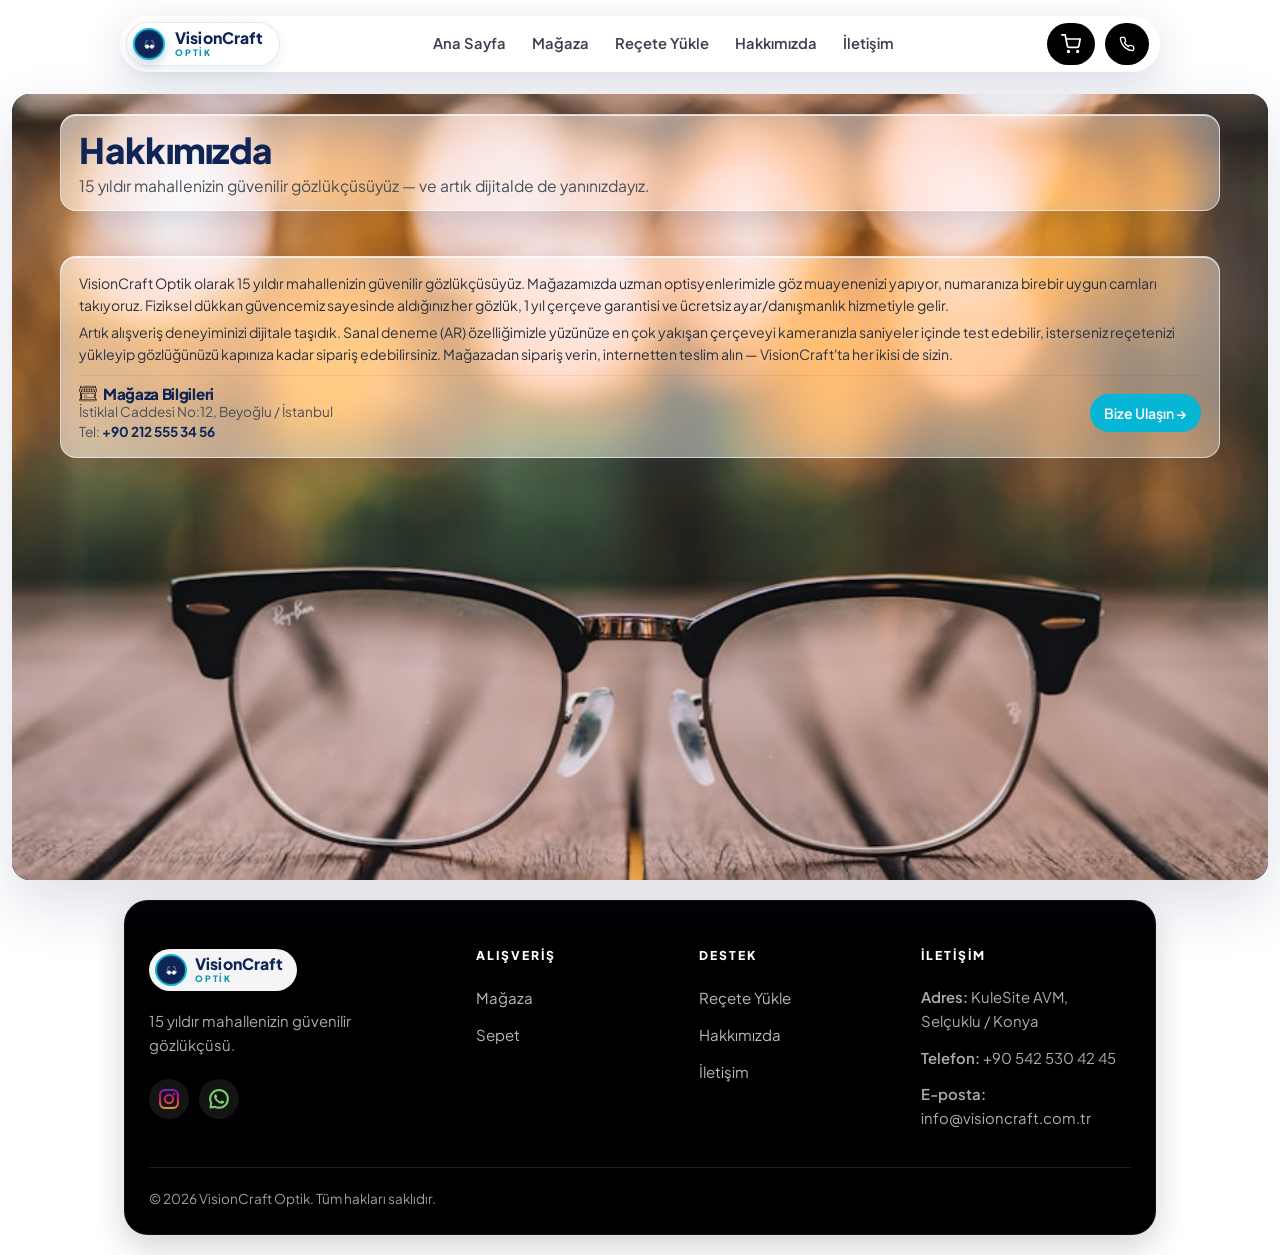
<file: hakkimizda.html>
﻿<!DOCTYPE html>
<html lang="tr">
<head>
<meta charset="UTF-8">
<meta name="viewport" content="width=device-width, initial-scale=1">
<title>Hakk&#305;m&#305;zda &#8212; VisionCraft Optik</title>
<link rel="preconnect" href="https://fonts.googleapis.com">
<link rel="preconnect" href="https://fonts.gstatic.com" crossorigin>
<link href="https://fonts.googleapis.com/css2?family=Plus+Jakarta+Sans:wght@400;500;600;700;800&display=swap" rel="stylesheet">
<link rel="stylesheet" href="code/storefront.css">
<link rel="stylesheet" href="code/gutenberg-blocks.css">
<link rel="stylesheet" href="code/wc-blocks.css">
<link rel="stylesheet" href="code/icons.css">
<link rel="stylesheet" href="code/woocommerce.css">
<link rel="stylesheet" href="code/brands.css">
<link rel="stylesheet" href="code/visioncraft.css">
</head>
<body class="page woocommerce-no-js storefront-full-width-content">
<header class="vc-pill-header" id="vcPillHeader">
  <div class="vc-pill-inner">
    <a class="vc-pill-logo" href="homepage.html">
      <span class="vc-logo-ico"><img class="vc-icon vc-icon--light" src="code/assets/glasses.png" alt="" width="18" height="18" /></span>
      <span class="vc-logo-copy"><strong>VisionCraft</strong><small>OPT&#304;K</small></span>
    </a>
    <nav class="vc-pill-nav" aria-label="Ana men&#252;">
      <a href="homepage.html">Ana Sayfa</a><a href="magaza.html">Ma&#287;aza</a><a href="recete-yukle.html">Re&#231;ete Y&#252;kle</a><a href="hakkimizda.html">Hakk&#305;m&#305;zda</a><a href="iletisim.html">&#304;leti&#351;im</a>
    </nav>
    <div class="vc-pill-actions">
      <a class="vc-pill-cart" href="sepet.html" aria-label="Sepet">
        <span class="vc-pill-cart-text">Sepetim</span>
        <svg viewBox="0 0 24 24" width="20" height="20" fill="none" stroke="currentColor" stroke-width="2" stroke-linecap="round" stroke-linejoin="round"><circle cx="9" cy="21" r="1"/><circle cx="20" cy="21" r="1"/><path d="M1 1h4l2.68 13.39a2 2 0 0 0 2 1.61h9.72a2 2 0 0 0 2-1.61L23 6H6"/></svg>
      </a>
      <a class="vc-pill-btn" href="tel:+905425304245">
        <svg viewBox="0 0 24 24" width="16" height="16" fill="none" stroke="currentColor" stroke-width="2" stroke-linecap="round" stroke-linejoin="round"><path d="M22 16.92v3a2 2 0 0 1-2.18 2 19.79 19.79 0 0 1-8.63-3.07 19.5 19.5 0 0 1-6-6 19.79 19.79 0 0 1-3.07-8.67A2 2 0 0 1 4.11 2h3a2 2 0 0 1 2 1.72c.127.96.361 1.903.7 2.81a2 2 0 0 1-.45 2.11L8.09 9.91a16 16 0 0 0 6 6l1.27-1.27a2 2 0 0 1 2.11-.45c.907.339 1.85.573 2.81.7A2 2 0 0 1 22 16.92z"/></svg>
        <span class="vc-pill-btn-text">Hemen G&#246;r&#252;&#351;elim</span>
      </a>
      <button class="vc-pill-burger" id="vcPillBurger" aria-label="Men&#252;"><span></span><span></span><span></span></button>
    </div>
  </div>
</header>
<nav class="vc-pill-mobile" id="vcPillMobile" aria-label="Mobil men&#252;">
  <a href="homepage.html">Ana Sayfa</a><a href="magaza.html">Ma&#287;aza</a><a href="recete-yukle.html">Re&#231;ete Y&#252;kle</a><a href="hakkimizda.html">Hakk&#305;m&#305;zda</a><a href="iletisim.html">&#304;leti&#351;im</a>
  <a href="tel:+905425304245">+90 542 530 42 45</a>
</nav>

<div class="vc-page vc-page--about">
  <div class="vc-about-hero">
    <img class="vc-about-hero-img" src="code/assets/img3-1.jpg" alt="VisionCraft ma&#287;aza &#8212; &#304;stiklal Caddesi" loading="eager" />
    <div class="vc-about-overlay">
      <div class="vc-about-glass vc-about-glass--top">
        <h1>Hakk&#305;m&#305;zda</h1>
        <p class="vc-lead">15 y&#305;ld&#305;r mahallenizin g&#252;venilir g&#246;zl&#252;k&#231;&#252;s&#252;y&#252;z &#8212; ve art&#305;k dijitalde de yan&#305;n&#305;zday&#305;z.</p>
      </div>
      <div class="vc-about-glass vc-about-glass--bottom">
        <p>VisionCraft Optik olarak 15 y&#305;ld&#305;r mahallenizin g&#252;venilir g&#246;zl&#252;k&#231;&#252;s&#252;y&#252;z. Ma&#287;azam&#305;zda uzman optisyenlerimizle g&#246;z muayenenizi yap&#305;yor, numaran&#305;za birebir uygun camlar&#305; tak&#305;yoruz. Fiziksel d&#252;kkan g&#252;vencemiz sayesinde ald&#305;&#287;&#305;n&#305;z her g&#246;zl&#252;k, 1 y&#305;l &#231;er&#231;eve garantisi ve &#252;cretsiz ayar/dan&#305;&#351;manl&#305;k hizmetiyle gelir.</p>
        <p>Art&#305;k al&#305;&#351;veri&#351; deneyiminizi dijitale ta&#351;&#305;d&#305;k. Sanal deneme (AR) &#246;zelli&#287;imizle y&#252;z&#252;n&#252;ze en &#231;ok yak&#305;&#351;an &#231;er&#231;eveyi kameran&#305;zla saniyeler i&#231;inde test edebilir, isterseniz re&#231;etenizi y&#252;kleyip g&#246;zl&#252;&#287;&#252;n&#252;z&#252; kap&#305;n&#305;za kadar sipari&#351; edebilirsiniz. Ma&#287;azadan sipari&#351; verin, internetten teslim al&#305;n &#8212; VisionCraft'ta her ikisi de sizin.</p>
        <div class="vc-about-store">
          <div>
            <h3><img class="vc-icon-inline" src="code/assets/store.png" alt="Ma&#287;aza ikonu" width="16" height="16" /> Ma&#287;aza Bilgileri</h3>
            <p>&#304;stiklal Caddesi No:12, Beyo&#287;lu / &#304;stanbul<br />Tel: <a href="tel:+902125553456" style="color:var(--vc-navy);font-weight:700;text-decoration:none">+90 212 555 34 56</a></p>
          </div>
          <a class="vc-btn vc-btn--teal" href="iletisim.html">Bize Ula&#351;&#305;n &#8594;</a>
        </div>
      </div>
    </div>
  </div>
</div>

<footer id="colophon" class="site-footer" role="contentinfo">
  <div class="col-full">
    <div class="vc-pill-footer" id="vcPillFooter">
      <div class="vc-pill-footer-inner">
        <div class="vc-footer-col">
          <a class="vc-footer-logo" href="homepage.html">
            <span class="vc-footer-logo-ico"><img class="vc-icon vc-icon--light" src="code/assets/glasses.png" alt="" width="18" height="18" /></span>
            <span class="vc-logo-copy"><strong>VisionCraft</strong><small>OPT&#304;K</small></span>
          </a>
          <p>15 y&#305;ld&#305;r mahallenizin g&#252;venilir g&#246;zl&#252;k&#231;&#252;s&#252;.</p>
          <div class="vc-footer-social">
            <a href="#" aria-label="Instagram"><img src="code/assets/instagram.png" alt="Instagram" width="20" height="20" loading="lazy" /></a>
            <a href="#" aria-label="WhatsApp"><img src="code/assets/whatsapp.png" alt="WhatsApp" width="20" height="20" loading="lazy" /></a>
          </div>
        </div>
        <div class="vc-footer-col">
          <h4>Al&#305;&#351;veri&#351;</h4>
          <a href="magaza.html">Ma&#287;aza</a>
          <a href="sepet.html">Sepet</a>
        </div>
        <div class="vc-footer-col">
          <h4>Destek</h4>
          <a href="recete-yukle.html">Re&#231;ete Y&#252;kle</a>
          <a href="hakkimizda.html">Hakk&#305;m&#305;zda</a>
          <a href="iletisim.html">&#304;leti&#351;im</a>
        </div>
        <div class="vc-footer-col">
          <h4>&#304;leti&#351;im</h4>
          <p><strong>Adres:</strong> KuleSite AVM, Sel&#231;uklu / Konya</p>
          <p><strong>Telefon:</strong> +90 542 530 42 45</p>
          <p><strong>E-posta:</strong> info@visioncraft.com.tr</p>
        </div>
      </div>
      <div class="vc-pill-footer-bottom">
        <span>&#169; 2026 VisionCraft Optik. T&#252;m haklar&#305; sakl&#305;d&#305;r.</span>
      </div>
    </div>
  </div>
</footer>

<script src="code/visioncraft.js"></script>
</body>
</html>
</file>
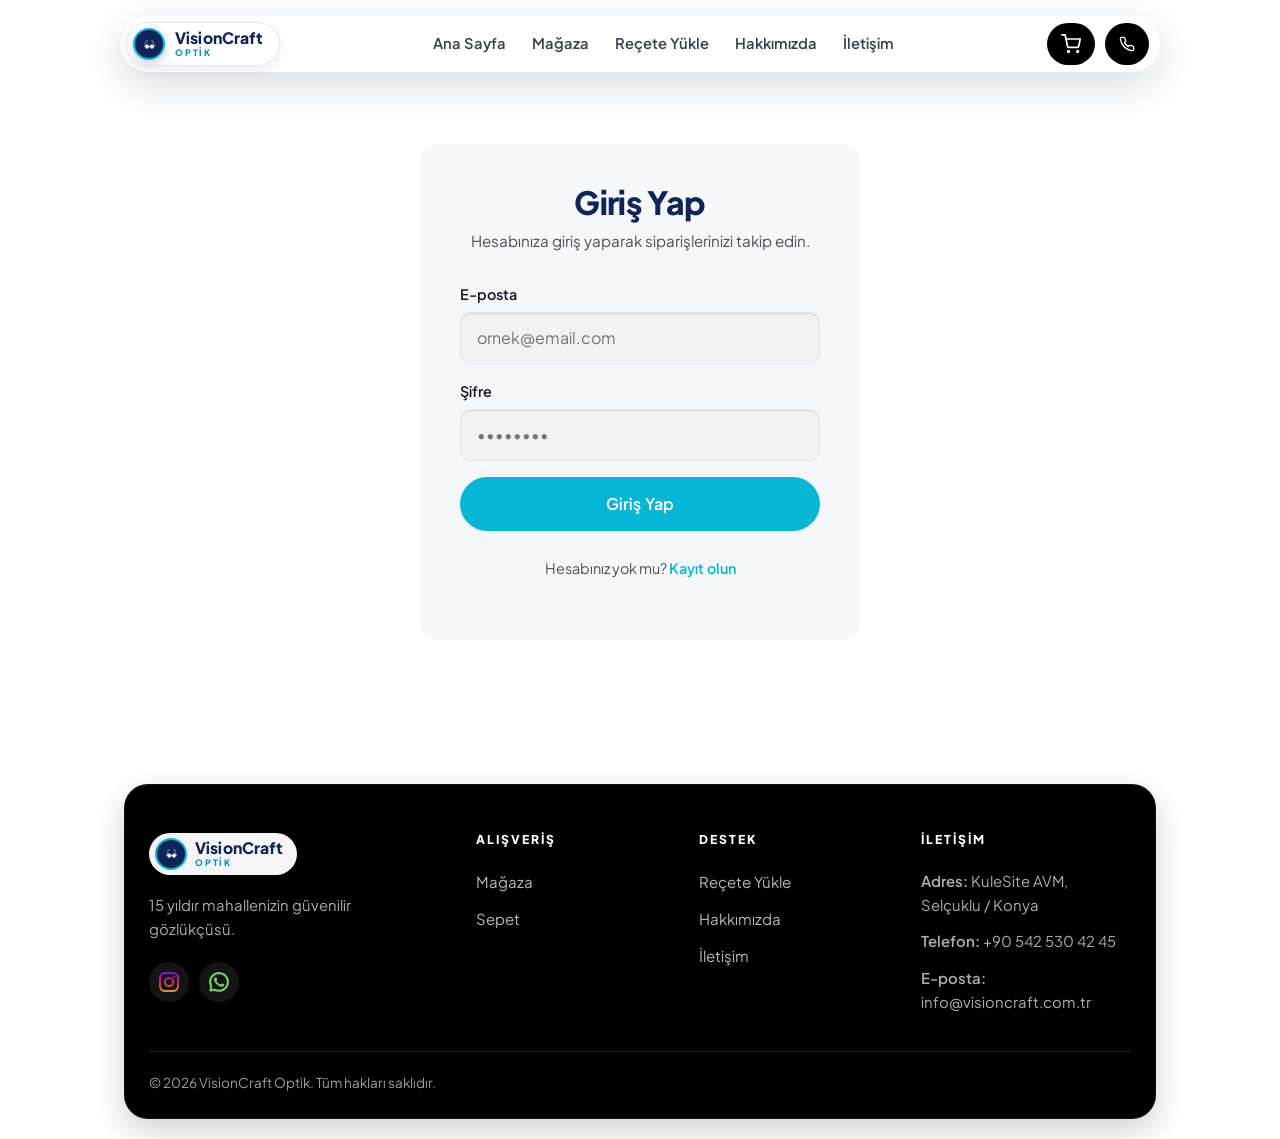
<file: hesabim.html>
﻿<!DOCTYPE html>
<html lang="tr">
<head>
<meta charset="UTF-8">
<meta name="viewport" content="width=device-width, initial-scale=1">
<link rel="preconnect" href="https://fonts.googleapis.com">
<link rel="preconnect" href="https://fonts.gstatic.com" crossorigin>
<link href="https://fonts.googleapis.com/css2?family=Plus+Jakarta+Sans:wght@400;500;600;700;800&display=swap" rel="stylesheet">
<link rel="stylesheet" href="code/storefront.css">
<link rel="stylesheet" href="code/gutenberg-blocks.css">
<link rel="stylesheet" href="code/wc-blocks.css">
<link rel="stylesheet" href="code/icons.css">
<link rel="stylesheet" href="code/woocommerce.css">
<link rel="stylesheet" href="code/brands.css">
<link rel="stylesheet" href="code/visioncraft.css">
</head>
<body class="page woocommerce-no-js storefront-full-width-content"><header class="vc-pill-header" id="vcPillHeader">
  <div class="vc-pill-inner">
    <a class="vc-pill-logo" href="homepage.html">
      <span class="vc-logo-ico"><img class="vc-icon vc-icon--light" src="code/assets/glasses.png" alt="" width="18" height="18" /></span>
      <span class="vc-logo-copy"><strong>VisionCraft</strong><small>OPT&#304;K</small></span>
    </a>
    <nav class="vc-pill-nav" aria-label="Ana men&#252;">
      <a href="homepage.html">Ana Sayfa</a><a href="magaza.html">Ma&#287;aza</a><a href="recete-yukle.html">Re&#231;ete Y&#252;kle</a><a href="hakkimizda.html">Hakk&#305;m&#305;zda</a><a href="iletisim.html">&#304;leti&#351;im</a>
    </nav>
    <div class="vc-pill-actions">
      <a class="vc-pill-cart" href="sepet.html" aria-label="Sepet">
        <span class="vc-pill-cart-text">Sepetim</span>
        <svg viewBox="0 0 24 24" width="20" height="20" fill="none" stroke="currentColor" stroke-width="2" stroke-linecap="round" stroke-linejoin="round"><circle cx="9" cy="21" r="1"/><circle cx="20" cy="21" r="1"/><path d="M1 1h4l2.68 13.39a2 2 0 0 0 2 1.61h9.72a2 2 0 0 0 2-1.61L23 6H6"/></svg>
      </a>
      <a class="vc-pill-btn" href="tel:+905425304245">
        <svg viewBox="0 0 24 24" width="16" height="16" fill="none" stroke="currentColor" stroke-width="2" stroke-linecap="round" stroke-linejoin="round"><path d="M22 16.92v3a2 2 0 0 1-2.18 2 19.79 19.79 0 0 1-8.63-3.07 19.5 19.5 0 0 1-6-6 19.79 19.79 0 0 1-3.07-8.67A2 2 0 0 1 4.11 2h3a2 2 0 0 1 2 1.72c.127.96.361 1.903.7 2.81a2 2 0 0 1-.45 2.11L8.09 9.91a16 16 0 0 0 6 6l1.27-1.27a2 2 0 0 1 2.11-.45c.907.339 1.85.573 2.81.7A2 2 0 0 1 22 16.92z"/></svg>
        <span class="vc-pill-btn-text">Hemen G&#246;r&#252;&#351;elim</span>
      </a>
      <button class="vc-pill-burger" id="vcPillBurger" aria-label="Men&#252;"><span></span><span></span><span></span></button>
    </div>
  </div>
</header>
<nav class="vc-pill-mobile" id="vcPillMobile" aria-label="Mobil men&#252;">
  <a href="homepage.html">Ana Sayfa</a><a href="magaza.html">Ma&#287;aza</a><a href="recete-yukle.html">Re&#231;ete Y&#252;kle</a><a href="hakkimizda.html">Hakk&#305;m&#305;zda</a><a href="iletisim.html">&#304;leti&#351;im</a>
  <a href="tel:+905425304245">+90 542 530 42 45</a>
</nav>
<div id="page" class="hfeed site">
  <div id="content" class="site-content"><div class="col-full"><div id="primary" class="content-area"><main id="main" class="site-main" role="main">
    <article class="post page">
      <header class="entry-header"><h1 class="entry-title">Hesab&#305;m</h1></header>
      <div class="entry-content">
        <div style="max-width:440px;margin:60px auto;padding:40px;background:var(--vc-bg-soft);border-radius:var(--vc-radius)">
          <h2 style="color:var(--vc-navy);margin-bottom:8px;text-align:center">Giri&#351; Yap</h2>
          <p style="color:var(--vc-muted);text-align:center;margin-bottom:30px;font-size:0.95rem">Hesab&#305;n&#305;za giri&#351; yaparak sipari&#351;lerinizi takip edin.</p>
          <form onsubmit="event.preventDefault();alert('Demo s&#252;r&#252;m &#8212; giri&#351; &#246;zelli&#287;i yak&#305;nda aktif olacak.')" style="display:flex;flex-direction:column;gap:16px">
            <div>
              <label style="display:block;font-weight:600;font-size:0.9rem;margin-bottom:6px;color:var(--vc-ink)">E-posta</label>
              <input type="email" placeholder="ornek@email.com" required style="width:100%;padding:12px 16px;border:1.5px solid var(--vc-line);border-radius:10px;font-size:1rem;font-family:inherit" />
            </div>
            <div>
              <label style="display:block;font-weight:600;font-size:0.9rem;margin-bottom:6px;color:var(--vc-ink)">&#350;ifre</label>
              <input type="password" placeholder="&#8226;&#8226;&#8226;&#8226;&#8226;&#8226;&#8226;&#8226;" required style="width:100%;padding:12px 16px;border:1.5px solid var(--vc-line);border-radius:10px;font-size:1rem;font-family:inherit" />
            </div>
            <button type="submit" class="vc-btn vc-btn--teal" style="width:100%;justify-content:center">Giri&#351; Yap</button>
          </form>
          <p style="text-align:center;margin-top:20px;font-size:0.9rem;color:var(--vc-muted)">Hesab&#305;n&#305;z yok mu? <a href="#" style="color:var(--vc-teal);font-weight:600">Kay&#305;t olun</a></p>
        </div>
      </div>
    </article>
  </main></div></div></div>
</div><footer id="colophon" class="site-footer" role="contentinfo">
  <div class="col-full">
    <div class="vc-pill-footer" id="vcPillFooter">
      <div class="vc-pill-footer-inner">
        <div class="vc-footer-col">
          <a class="vc-footer-logo" href="homepage.html">
            <span class="vc-footer-logo-ico"><img class="vc-icon vc-icon--light" src="code/assets/glasses.png" alt="" width="18" height="18" /></span>
            <span class="vc-logo-copy"><strong>VisionCraft</strong><small>OPT&#304;K</small></span>
          </a>
          <p>15 y&#305;ld&#305;r mahallenizin g&#252;venilir g&#246;zl&#252;k&#231;&#252;s&#252;.</p>
          <div class="vc-footer-social">
            <a href="#" aria-label="Instagram"><img src="code/assets/instagram.png" alt="Instagram" width="20" height="20" loading="lazy" /></a>
            <a href="#" aria-label="WhatsApp"><img src="code/assets/whatsapp.png" alt="WhatsApp" width="20" height="20" loading="lazy" /></a>
          </div>
        </div>
        <div class="vc-footer-col">
          <h4>Al&#305;&#351;veri&#351;</h4>
          <a href="magaza.html">Ma&#287;aza</a>
          <a href="sepet.html">Sepet</a>
        </div>
        <div class="vc-footer-col">
          <h4>Destek</h4>
          <a href="recete-yukle.html">Re&#231;ete Y&#252;kle</a>
          <a href="hakkimizda.html">Hakk&#305;m&#305;zda</a>
          <a href="iletisim.html">&#304;leti&#351;im</a>
        </div>
        <div class="vc-footer-col">
          <h4>&#304;leti&#351;im</h4>
          <p><strong>Adres:</strong> KuleSite AVM, Sel&#231;uklu / Konya</p>
          <p><strong>Telefon:</strong> +90 542 530 42 45</p>
          <p><strong>E-posta:</strong> info@visioncraft.com.tr</p>
        </div>
      </div>
      <div class="vc-pill-footer-bottom">
        <span>&#169; 2026 VisionCraft Optik. T&#252;m haklar&#305; sakl&#305;d&#305;r.</span>
      </div>
    </div>
  </div>
</footer>
<script src="code/visioncraft.js"></script>
</body>
</html>
</file>
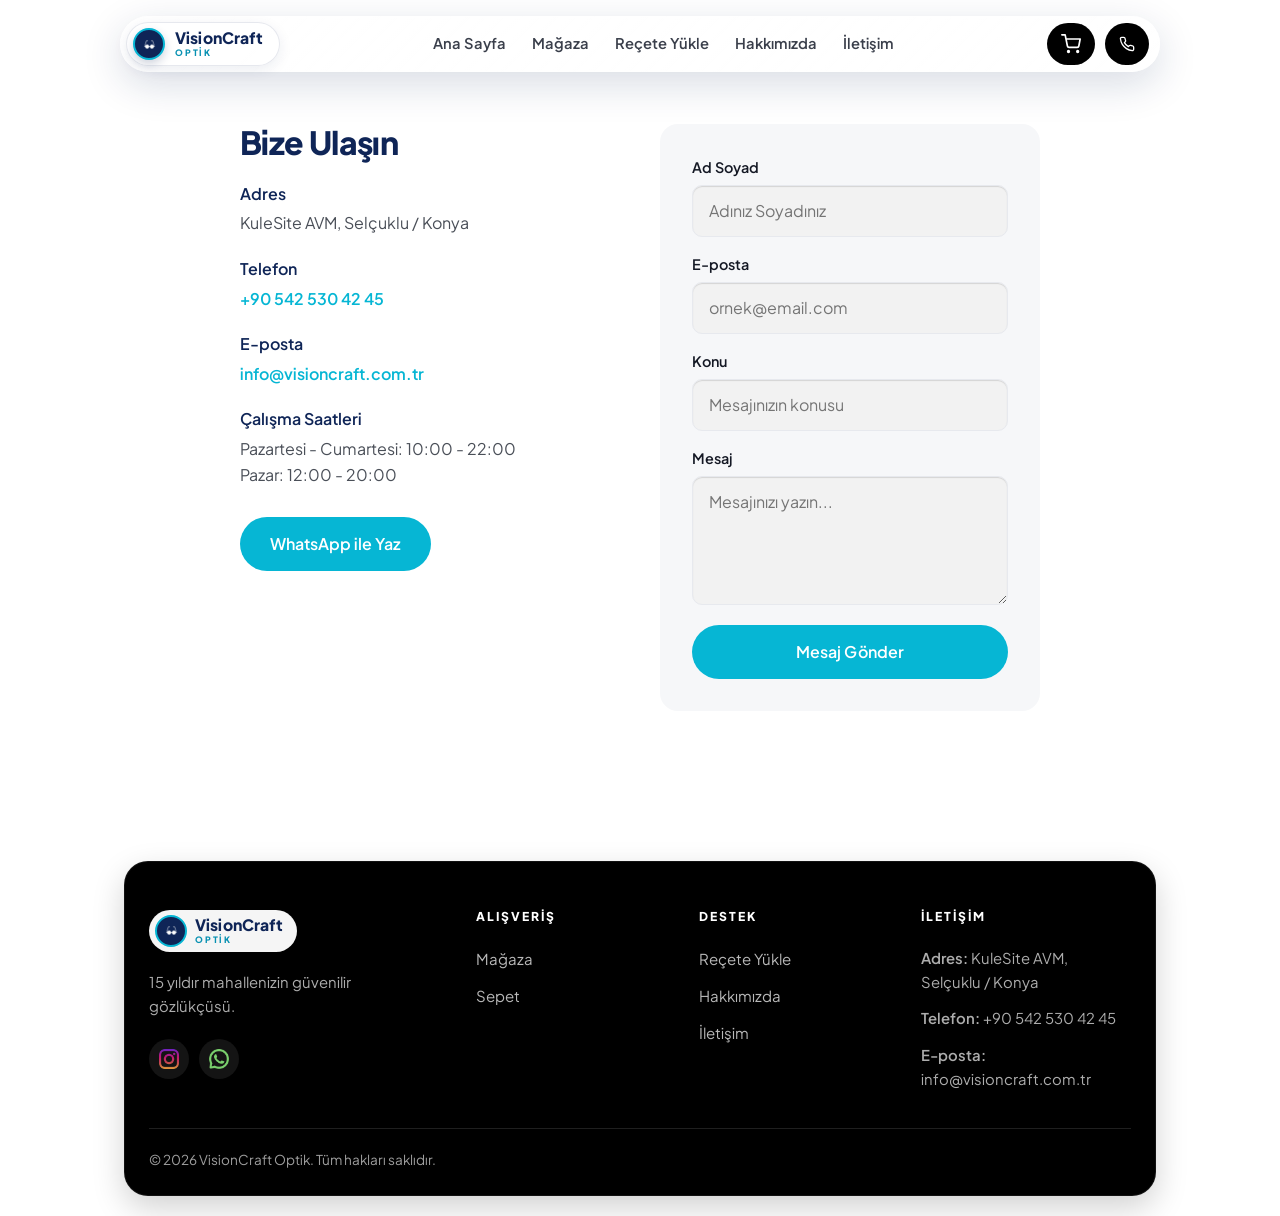
<file: iletisim.html>
﻿<!DOCTYPE html>
<html lang="tr">
<head>
<meta charset="UTF-8">
<meta name="viewport" content="width=device-width, initial-scale=1">
<link rel="preconnect" href="https://fonts.googleapis.com">
<link rel="preconnect" href="https://fonts.gstatic.com" crossorigin>
<link href="https://fonts.googleapis.com/css2?family=Plus+Jakarta+Sans:wght@400;500;600;700;800&display=swap" rel="stylesheet">
<link rel="stylesheet" href="code/storefront.css">
<link rel="stylesheet" href="code/gutenberg-blocks.css">
<link rel="stylesheet" href="code/wc-blocks.css">
<link rel="stylesheet" href="code/icons.css">
<link rel="stylesheet" href="code/woocommerce.css">
<link rel="stylesheet" href="code/brands.css">
<link rel="stylesheet" href="code/visioncraft.css">
<style>
.vc-contact-grid{max-width:800px;margin:40px auto;display:grid;grid-template-columns:1fr 1fr;gap:40px}
@media(max-width:768px){.vc-contact-grid{grid-template-columns:1fr;gap:24px;margin:24px auto}.vc-contact-grid>div:first-child{text-align:center}}
</style>
</head>
<body class="page woocommerce-no-js storefront-full-width-content"><header class="vc-pill-header" id="vcPillHeader">
  <div class="vc-pill-inner">
    <a class="vc-pill-logo" href="homepage.html">
      <span class="vc-logo-ico"><img class="vc-icon vc-icon--light" src="code/assets/glasses.png" alt="" width="18" height="18" /></span>
      <span class="vc-logo-copy"><strong>VisionCraft</strong><small>OPT&#304;K</small></span>
    </a>
    <nav class="vc-pill-nav" aria-label="Ana men&#252;">
      <a href="homepage.html">Ana Sayfa</a><a href="magaza.html">Ma&#287;aza</a><a href="recete-yukle.html">Re&#231;ete Y&#252;kle</a><a href="hakkimizda.html">Hakk&#305;m&#305;zda</a><a href="iletisim.html">&#304;leti&#351;im</a>
    </nav>
    <div class="vc-pill-actions">
      <a class="vc-pill-cart" href="sepet.html" aria-label="Sepet">
        <span class="vc-pill-cart-text">Sepetim</span>
        <svg viewBox="0 0 24 24" width="20" height="20" fill="none" stroke="currentColor" stroke-width="2" stroke-linecap="round" stroke-linejoin="round"><circle cx="9" cy="21" r="1"/><circle cx="20" cy="21" r="1"/><path d="M1 1h4l2.68 13.39a2 2 0 0 0 2 1.61h9.72a2 2 0 0 0 2-1.61L23 6H6"/></svg>
      </a>
      <a class="vc-pill-btn" href="tel:+905425304245">
        <svg viewBox="0 0 24 24" width="16" height="16" fill="none" stroke="currentColor" stroke-width="2" stroke-linecap="round" stroke-linejoin="round"><path d="M22 16.92v3a2 2 0 0 1-2.18 2 19.79 19.79 0 0 1-8.63-3.07 19.5 19.5 0 0 1-6-6 19.79 19.79 0 0 1-3.07-8.67A2 2 0 0 1 4.11 2h3a2 2 0 0 1 2 1.72c.127.96.361 1.903.7 2.81a2 2 0 0 1-.45 2.11L8.09 9.91a16 16 0 0 0 6 6l1.27-1.27a2 2 0 0 1 2.11-.45c.907.339 1.85.573 2.81.7A2 2 0 0 1 22 16.92z"/></svg>
        <span class="vc-pill-btn-text">Hemen G&#246;r&#252;&#351;elim</span>
      </a>
      <button class="vc-pill-burger" id="vcPillBurger" aria-label="Men&#252;"><span></span><span></span><span></span></button>
    </div>
  </div>
</header>
<nav class="vc-pill-mobile" id="vcPillMobile" aria-label="Mobil men&#252;">
  <a href="homepage.html">Ana Sayfa</a><a href="magaza.html">Ma&#287;aza</a><a href="recete-yukle.html">Re&#231;ete Y&#252;kle</a><a href="hakkimizda.html">Hakk&#305;m&#305;zda</a><a href="iletisim.html">&#304;leti&#351;im</a>
  <a href="tel:+905425304245">+90 542 530 42 45</a>
</nav>
<div id="page" class="hfeed site">
  <div id="content" class="site-content"><div class="col-full"><div id="primary" class="content-area"><main id="main" class="site-main" role="main">
    <article class="post page">
      <header class="entry-header"><h1 class="entry-title">&#304;leti&#351;im</h1></header>
      <div class="entry-content">
        <div class="vc-contact-grid">
          <div>
            <h2 style="color:var(--vc-navy);margin-bottom:20px">Bize Ula&#351;&#305;n</h2>
            <div style="margin-bottom:20px">
              <strong style="color:var(--vc-navy);display:block;margin-bottom:4px">Adres</strong>
              <p style="color:var(--vc-muted);margin:0">KuleSite AVM, Sel&#231;uklu / Konya</p>
            </div>
            <div style="margin-bottom:20px">
              <strong style="color:var(--vc-navy);display:block;margin-bottom:4px">Telefon</strong>
              <p style="margin:0"><a href="tel:+905425304245" style="color:var(--vc-teal);text-decoration:none;font-weight:600">+90 542 530 42 45</a></p>
            </div>
            <div style="margin-bottom:20px">
              <strong style="color:var(--vc-navy);display:block;margin-bottom:4px">E-posta</strong>
              <p style="margin:0"><a href="mailto:info@visioncraft.com.tr" style="color:var(--vc-teal);text-decoration:none;font-weight:600">info@visioncraft.com.tr</a></p>
            </div>
            <div style="margin-bottom:20px">
              <strong style="color:var(--vc-navy);display:block;margin-bottom:4px">&#199;al&#305;&#351;ma Saatleri</strong>
              <p style="color:var(--vc-muted);margin:0">Pazartesi - Cumartesi: 10:00 - 22:00<br/>Pazar: 12:00 - 20:00</p>
            </div>
            <a class="vc-btn vc-btn--teal" href="https://wa.me/905425304245" target="_blank" style="display:inline-block;margin-top:10px">WhatsApp ile Yaz</a>
          </div>
          <div>
            <form onsubmit="event.preventDefault();alert('Demo s&#252;r&#252;m &#8212; mesaj g&#246;nderme yak&#305;nda aktif olacak.')" style="background:var(--vc-bg-soft);padding:32px;border-radius:var(--vc-radius)">
              <div style="margin-bottom:16px">
                <label style="display:block;font-weight:600;font-size:0.9rem;margin-bottom:6px">Ad Soyad</label>
                <input type="text" placeholder="Ad&#305;n&#305;z Soyad&#305;n&#305;z" required style="width:100%;padding:12px 16px;border:1.5px solid var(--vc-line);border-radius:10px;font-size:1rem;font-family:inherit;box-sizing:border-box" />
              </div>
              <div style="margin-bottom:16px">
                <label style="display:block;font-weight:600;font-size:0.9rem;margin-bottom:6px">E-posta</label>
                <input type="email" placeholder="ornek@email.com" required style="width:100%;padding:12px 16px;border:1.5px solid var(--vc-line);border-radius:10px;font-size:1rem;font-family:inherit;box-sizing:border-box" />
              </div>
              <div style="margin-bottom:16px">
                <label style="display:block;font-weight:600;font-size:0.9rem;margin-bottom:6px">Konu</label>
                <input type="text" placeholder="Mesaj&#305;n&#305;z&#305;n konusu" style="width:100%;padding:12px 16px;border:1.5px solid var(--vc-line);border-radius:10px;font-size:1rem;font-family:inherit;box-sizing:border-box" />
              </div>
              <div style="margin-bottom:20px">
                <label style="display:block;font-weight:600;font-size:0.9rem;margin-bottom:6px">Mesaj</label>
                <textarea rows="4" placeholder="Mesaj&#305;n&#305;z&#305; yaz&#305;n..." required style="width:100%;padding:12px 16px;border:1.5px solid var(--vc-line);border-radius:10px;font-size:1rem;font-family:inherit;box-sizing:border-box;resize:vertical"></textarea>
              </div>
              <button type="submit" class="vc-btn vc-btn--teal" style="width:100%;justify-content:center">Mesaj G&#246;nder</button>
            </form>
          </div>
        </div>
      </div>
    </article>
  </main></div></div></div>
</div><footer id="colophon" class="site-footer" role="contentinfo">
  <div class="col-full">
    <div class="vc-pill-footer" id="vcPillFooter">
      <div class="vc-pill-footer-inner">
        <div class="vc-footer-col">
          <a class="vc-footer-logo" href="homepage.html">
            <span class="vc-footer-logo-ico"><img class="vc-icon vc-icon--light" src="code/assets/glasses.png" alt="" width="18" height="18" /></span>
            <span class="vc-logo-copy"><strong>VisionCraft</strong><small>OPT&#304;K</small></span>
          </a>
          <p>15 y&#305;ld&#305;r mahallenizin g&#252;venilir g&#246;zl&#252;k&#231;&#252;s&#252;.</p>
          <div class="vc-footer-social">
            <a href="#" aria-label="Instagram"><img src="code/assets/instagram.png" alt="Instagram" width="20" height="20" loading="lazy" /></a>
            <a href="#" aria-label="WhatsApp"><img src="code/assets/whatsapp.png" alt="WhatsApp" width="20" height="20" loading="lazy" /></a>
          </div>
        </div>
        <div class="vc-footer-col">
          <h4>Al&#305;&#351;veri&#351;</h4>
          <a href="magaza.html">Ma&#287;aza</a>
          <a href="sepet.html">Sepet</a>
        </div>
        <div class="vc-footer-col">
          <h4>Destek</h4>
          <a href="recete-yukle.html">Re&#231;ete Y&#252;kle</a>
          <a href="hakkimizda.html">Hakk&#305;m&#305;zda</a>
          <a href="iletisim.html">&#304;leti&#351;im</a>
        </div>
        <div class="vc-footer-col">
          <h4>&#304;leti&#351;im</h4>
          <p><strong>Adres:</strong> KuleSite AVM, Sel&#231;uklu / Konya</p>
          <p><strong>Telefon:</strong> +90 542 530 42 45</p>
          <p><strong>E-posta:</strong> info@visioncraft.com.tr</p>
        </div>
      </div>
      <div class="vc-pill-footer-bottom">
        <span>&#169; 2026 VisionCraft Optik. T&#252;m haklar&#305; sakl&#305;d&#305;r.</span>
      </div>
    </div>
  </div>
</footer>
<script src="code/visioncraft.js"></script>
</body>
</html>
</file>
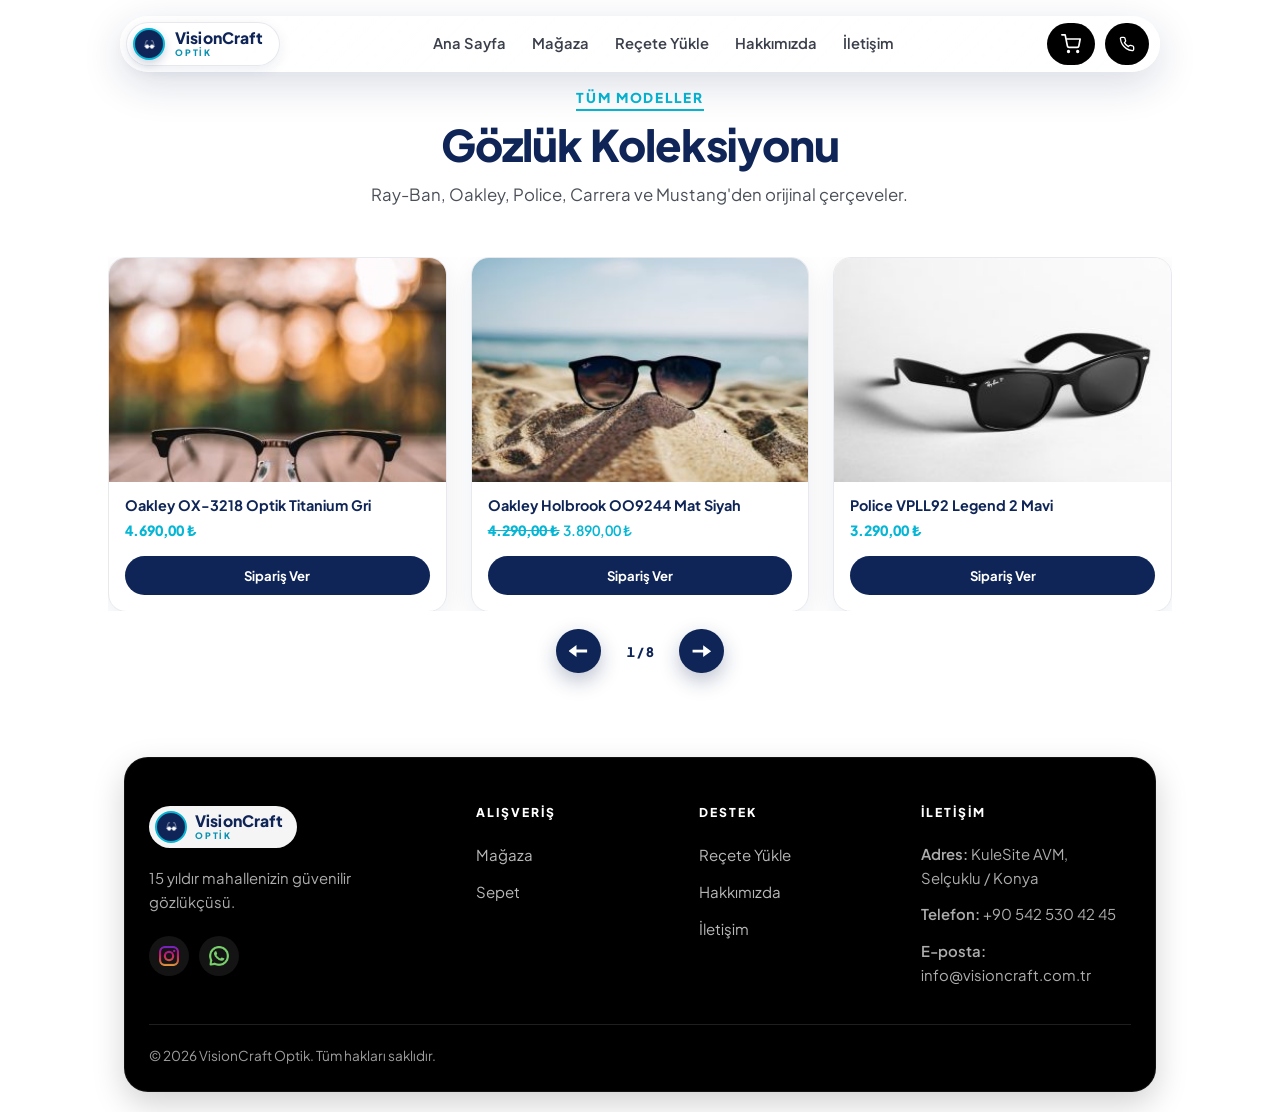
<file: magaza.html>
﻿<!DOCTYPE html>
<html lang="tr">
<head>
<meta charset="UTF-8">
<meta name="viewport" content="width=device-width, initial-scale=1">
<link rel="preconnect" href="https://fonts.googleapis.com">
<link rel="preconnect" href="https://fonts.gstatic.com" crossorigin>
<link href="https://fonts.googleapis.com/css2?family=Plus+Jakarta+Sans:wght@400;500;600;700;800&display=swap" rel="stylesheet">
<link rel="stylesheet" href="code/storefront.css">
<link rel="stylesheet" href="code/gutenberg-blocks.css">
<link rel="stylesheet" href="code/wc-blocks.css">
<link rel="stylesheet" href="code/icons.css">
<link rel="stylesheet" href="code/woocommerce.css">
<link rel="stylesheet" href="code/brands.css">
<link rel="stylesheet" href="code/visioncraft.css">
</head>
<body class="page woocommerce-no-js storefront-full-width-content"><header class="vc-pill-header" id="vcPillHeader">
  <div class="vc-pill-inner">
    <a class="vc-pill-logo" href="homepage.html">
      <span class="vc-logo-ico"><img class="vc-icon vc-icon--light" src="code/assets/glasses.png" alt="" width="18" height="18" /></span>
      <span class="vc-logo-copy"><strong>VisionCraft</strong><small>OPT&#304;K</small></span>
    </a>
    <nav class="vc-pill-nav" aria-label="Ana men&#252;">
      <a href="homepage.html">Ana Sayfa</a><a href="magaza.html">Ma&#287;aza</a><a href="recete-yukle.html">Re&#231;ete Y&#252;kle</a><a href="hakkimizda.html">Hakk&#305;m&#305;zda</a><a href="iletisim.html">&#304;leti&#351;im</a>
    </nav>
    <div class="vc-pill-actions">
      <a class="vc-pill-cart" href="sepet.html" aria-label="Sepet">
        <span class="vc-pill-cart-text">Sepetim</span>
        <svg viewBox="0 0 24 24" width="20" height="20" fill="none" stroke="currentColor" stroke-width="2" stroke-linecap="round" stroke-linejoin="round"><circle cx="9" cy="21" r="1"/><circle cx="20" cy="21" r="1"/><path d="M1 1h4l2.68 13.39a2 2 0 0 0 2 1.61h9.72a2 2 0 0 0 2-1.61L23 6H6"/></svg>
      </a>
      <a class="vc-pill-btn" href="tel:+905425304245">
        <svg viewBox="0 0 24 24" width="16" height="16" fill="none" stroke="currentColor" stroke-width="2" stroke-linecap="round" stroke-linejoin="round"><path d="M22 16.92v3a2 2 0 0 1-2.18 2 19.79 19.79 0 0 1-8.63-3.07 19.5 19.5 0 0 1-6-6 19.79 19.79 0 0 1-3.07-8.67A2 2 0 0 1 4.11 2h3a2 2 0 0 1 2 1.72c.127.96.361 1.903.7 2.81a2 2 0 0 1-.45 2.11L8.09 9.91a16 16 0 0 0 6 6l1.27-1.27a2 2 0 0 1 2.11-.45c.907.339 1.85.573 2.81.7A2 2 0 0 1 22 16.92z"/></svg>
        <span class="vc-pill-btn-text">Hemen G&#246;r&#252;&#351;elim</span>
      </a>
      <button class="vc-pill-burger" id="vcPillBurger" aria-label="Men&#252;"><span></span><span></span><span></span></button>
    </div>
  </div>
</header>
<nav class="vc-pill-mobile" id="vcPillMobile" aria-label="Mobil men&#252;">
  <a href="homepage.html">Ana Sayfa</a><a href="magaza.html">Ma&#287;aza</a><a href="recete-yukle.html">Re&#231;ete Y&#252;kle</a><a href="hakkimizda.html">Hakk&#305;m&#305;zda</a><a href="iletisim.html">&#304;leti&#351;im</a>
  <a href="tel:+905425304245">+90 542 530 42 45</a>
</nav>
<div id="page" class="hfeed site">
  <div id="content" class="site-content"><div class="col-full"><div id="primary" class="content-area"><main id="main" class="site-main" role="main">
    <article class="post page">
      <header class="entry-header"><h1 class="entry-title">Ma&#287;aza</h1></header>
      <div class="entry-content">
        <div class="vc-section-head vc-reveal">
          <span class="vc-kicker">T&#252;m Modeller</span>
          <h2>G&#246;zl&#252;k Koleksiyonu</h2>
          <p>Ray-Ban, Oakley, Police, Carrera ve Mustang'den orijinal &#231;er&#231;eveler.</p>
        </div>
        <div class="vc-prod-slider" id="vcProdSlider">
          <div class="vc-prod-viewport"><div class="vc-prod-track">
            <a class="vc-prod-card" href="sepet.html"><span class="vc-prod-img"><img src="code/assets/oakley-ox-3218-titanium-1-324x324.jpg" alt="Oakley OX-3218" width="324" height="324" loading="lazy" /></span><span class="vc-prod-body"><span class="vc-prod-name">Oakley OX-3218 Optik Titanium Gri</span><span class="vc-prod-price"><span class="woocommerce-Price-amount amount"><bdi>4.690,00 &#8378;</bdi></span></span><span class="vc-prod-buy">Sipari&#351; Ver</span></span></a>
            <a class="vc-prod-card" href="sepet.html"><span class="vc-prod-img"><img src="code/assets/oakley-holbrook-oo9244-1-324x324.jpg" alt="Oakley Holbrook" width="324" height="324" loading="lazy" /></span><span class="vc-prod-body"><span class="vc-prod-name">Oakley Holbrook OO9244 Mat Siyah</span><span class="vc-prod-price"><del><span class="woocommerce-Price-amount amount"><bdi>4.290,00 &#8378;</bdi></span></del> <ins><span class="woocommerce-Price-amount amount"><bdi>3.890,00 &#8378;</bdi></span></ins></span><span class="vc-prod-buy">Sipari&#351; Ver</span></span></a>
            <a class="vc-prod-card" href="sepet.html"><span class="vc-prod-img"><img src="code/assets/police-vpll92-legend-2-1-324x324.jpg" alt="Police Legend 2" width="324" height="324" loading="lazy" /></span><span class="vc-prod-body"><span class="vc-prod-name">Police VPLL92 Legend 2 Mavi</span><span class="vc-prod-price"><span class="woocommerce-Price-amount amount"><bdi>3.290,00 &#8378;</bdi></span></span><span class="vc-prod-buy">Sipari&#351; Ver</span></span></a>
            <a class="vc-prod-card" href="sepet.html"><span class="vc-prod-img"><img src="code/assets/police-vplp07-origins-lite-1-324x324.jpg" alt="Police Origins Lite" width="324" height="324" loading="lazy" /></span><span class="vc-prod-body"><span class="vc-prod-name">Police VPLP07 Origins Lite Siyah</span><span class="vc-prod-price"><del><span class="woocommerce-Price-amount amount"><bdi>3.590,00 &#8378;</bdi></span></del> <ins><span class="woocommerce-Price-amount amount"><bdi>2.990,00 &#8378;</bdi></span></ins></span><span class="vc-prod-buy">Sipari&#351; Ver</span></span></a>
            <a class="vc-prod-card" href="sepet.html"><span class="vc-prod-img"><img src="code/assets/carrera-grand-prix-2-sari-1-324x324.jpg" alt="Carrera Grand Prix" width="324" height="324" loading="lazy" /></span><span class="vc-prod-body"><span class="vc-prod-name">Carrera Grand Prix 2/S Sar&#305;</span><span class="vc-prod-price"><span class="woocommerce-Price-amount amount"><bdi>3.990,00 &#8378;</bdi></span></span><span class="vc-prod-buy">Sipari&#351; Ver</span></span></a>
            <a class="vc-prod-card" href="sepet.html"><span class="vc-prod-img"><img src="code/assets/carrera-ca-8888-havana-1-324x324.jpg" alt="Carrera 8888" width="324" height="324" loading="lazy" /></span><span class="vc-prod-body"><span class="vc-prod-name">Carrera CA-8888 Optik Havana</span><span class="vc-prod-price"><span class="woocommerce-Price-amount amount"><bdi>2.990,00 &#8378;</bdi></span></span><span class="vc-prod-buy">Sipari&#351; Ver</span></span></a>
            <a class="vc-prod-card" href="sepet.html"><span class="vc-prod-img"><img src="code/assets/carrera-1012-s-polarize-1-324x324.jpg" alt="Carrera 1012" width="324" height="324" loading="lazy" /></span><span class="vc-prod-body"><span class="vc-prod-name">Carrera 1012/S Siyah Polarize</span><span class="vc-prod-price"><del><span class="woocommerce-Price-amount amount"><bdi>3.790,00 &#8378;</bdi></span></del> <ins><span class="woocommerce-Price-amount amount"><bdi>3.290,00 &#8378;</bdi></span></ins></span><span class="vc-prod-buy">Sipari&#351; Ver</span></span></a>
            <a class="vc-prod-card" href="sepet.html"><span class="vc-prod-img"><img src="code/assets/mustang-mu-3301-progresif-1-324x324.jpg" alt="Mustang MU-3301" width="324" height="324" loading="lazy" /></span><span class="vc-prod-body"><span class="vc-prod-name">Mustang MU-3301 Progresif Uyumlu</span><span class="vc-prod-price"><span class="woocommerce-Price-amount amount"><bdi>2.490,00 &#8378;</bdi></span></span><span class="vc-prod-buy">Sipari&#351; Ver</span></span></a>
          </div></div>
          <div class="vc-prod-controls">
            <button class="vc-prod-nav vc-prod-nav--prev" type="button" aria-label="&#214;nceki"><svg viewBox="0 0 24 24" width="20" height="20" fill="none" stroke="#fff" stroke-width="3"><path d="M19 12H5M11 18l-6-6 6-6"/></svg></button>
            <span class="vc-prod-status" aria-live="polite">1 / 8</span>
            <button class="vc-prod-nav vc-prod-nav--next" type="button" aria-label="Sonraki"><svg viewBox="0 0 24 24" width="20" height="20" fill="none" stroke="#fff" stroke-width="3"><path d="M5 12h14M13 6l6 6-6 6"/></svg></button>
          </div>
        </div>
      </div>
    </article>
  </main></div></div></div>
</div><footer id="colophon" class="site-footer" role="contentinfo">
  <div class="col-full">
    <div class="vc-pill-footer" id="vcPillFooter">
      <div class="vc-pill-footer-inner">
        <div class="vc-footer-col">
          <a class="vc-footer-logo" href="homepage.html">
            <span class="vc-footer-logo-ico"><img class="vc-icon vc-icon--light" src="code/assets/glasses.png" alt="" width="18" height="18" /></span>
            <span class="vc-logo-copy"><strong>VisionCraft</strong><small>OPT&#304;K</small></span>
          </a>
          <p>15 y&#305;ld&#305;r mahallenizin g&#252;venilir g&#246;zl&#252;k&#231;&#252;s&#252;.</p>
          <div class="vc-footer-social">
            <a href="#" aria-label="Instagram"><img src="code/assets/instagram.png" alt="Instagram" width="20" height="20" loading="lazy" /></a>
            <a href="#" aria-label="WhatsApp"><img src="code/assets/whatsapp.png" alt="WhatsApp" width="20" height="20" loading="lazy" /></a>
          </div>
        </div>
        <div class="vc-footer-col">
          <h4>Al&#305;&#351;veri&#351;</h4>
          <a href="magaza.html">Ma&#287;aza</a>
          <a href="sepet.html">Sepet</a>
        </div>
        <div class="vc-footer-col">
          <h4>Destek</h4>
          <a href="recete-yukle.html">Re&#231;ete Y&#252;kle</a>
          <a href="hakkimizda.html">Hakk&#305;m&#305;zda</a>
          <a href="iletisim.html">&#304;leti&#351;im</a>
        </div>
        <div class="vc-footer-col">
          <h4>&#304;leti&#351;im</h4>
          <p><strong>Adres:</strong> KuleSite AVM, Sel&#231;uklu / Konya</p>
          <p><strong>Telefon:</strong> +90 542 530 42 45</p>
          <p><strong>E-posta:</strong> info@visioncraft.com.tr</p>
        </div>
      </div>
      <div class="vc-pill-footer-bottom">
        <span>&#169; 2026 VisionCraft Optik. T&#252;m haklar&#305; sakl&#305;d&#305;r.</span>
      </div>
    </div>
  </div>
</footer>
<script src="code/visioncraft.js"></script>
</body>
</html>
</file>
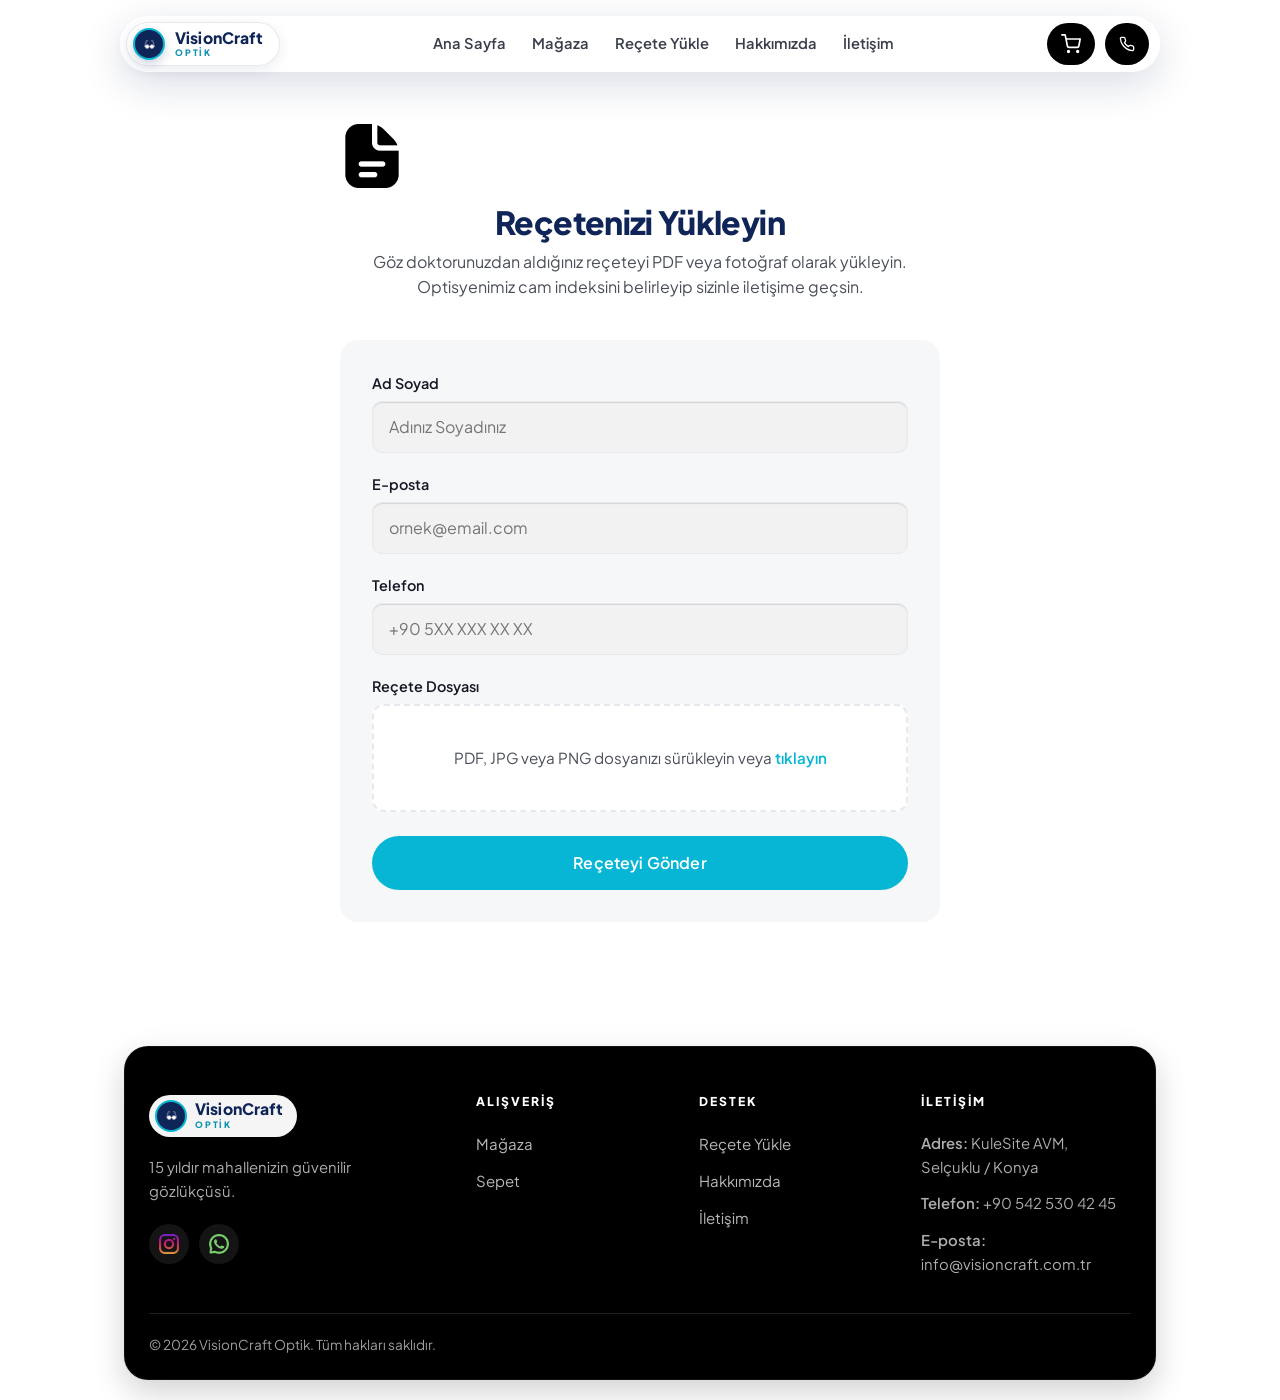
<file: recete-yukle.html>
﻿<!DOCTYPE html>
<html lang="tr">
<head>
<meta charset="UTF-8">
<meta name="viewport" content="width=device-width, initial-scale=1">
<link rel="preconnect" href="https://fonts.googleapis.com">
<link rel="preconnect" href="https://fonts.gstatic.com" crossorigin>
<link href="https://fonts.googleapis.com/css2?family=Plus+Jakarta+Sans:wght@400;500;600;700;800&display=swap" rel="stylesheet">
<link rel="stylesheet" href="code/storefront.css">
<link rel="stylesheet" href="code/gutenberg-blocks.css">
<link rel="stylesheet" href="code/wc-blocks.css">
<link rel="stylesheet" href="code/icons.css">
<link rel="stylesheet" href="code/woocommerce.css">
<link rel="stylesheet" href="code/brands.css">
<link rel="stylesheet" href="code/visioncraft.css">
</head>
<body class="page woocommerce-no-js storefront-full-width-content"><header class="vc-pill-header" id="vcPillHeader">
  <div class="vc-pill-inner">
    <a class="vc-pill-logo" href="homepage.html">
      <span class="vc-logo-ico"><img class="vc-icon vc-icon--light" src="code/assets/glasses.png" alt="" width="18" height="18" /></span>
      <span class="vc-logo-copy"><strong>VisionCraft</strong><small>OPT&#304;K</small></span>
    </a>
    <nav class="vc-pill-nav" aria-label="Ana men&#252;">
      <a href="homepage.html">Ana Sayfa</a><a href="magaza.html">Ma&#287;aza</a><a href="recete-yukle.html">Re&#231;ete Y&#252;kle</a><a href="hakkimizda.html">Hakk&#305;m&#305;zda</a><a href="iletisim.html">&#304;leti&#351;im</a>
    </nav>
    <div class="vc-pill-actions">
      <a class="vc-pill-cart" href="sepet.html" aria-label="Sepet">
        <span class="vc-pill-cart-text">Sepetim</span>
        <svg viewBox="0 0 24 24" width="20" height="20" fill="none" stroke="currentColor" stroke-width="2" stroke-linecap="round" stroke-linejoin="round"><circle cx="9" cy="21" r="1"/><circle cx="20" cy="21" r="1"/><path d="M1 1h4l2.68 13.39a2 2 0 0 0 2 1.61h9.72a2 2 0 0 0 2-1.61L23 6H6"/></svg>
      </a>
      <a class="vc-pill-btn" href="tel:+905425304245">
        <svg viewBox="0 0 24 24" width="16" height="16" fill="none" stroke="currentColor" stroke-width="2" stroke-linecap="round" stroke-linejoin="round"><path d="M22 16.92v3a2 2 0 0 1-2.18 2 19.79 19.79 0 0 1-8.63-3.07 19.5 19.5 0 0 1-6-6 19.79 19.79 0 0 1-3.07-8.67A2 2 0 0 1 4.11 2h3a2 2 0 0 1 2 1.72c.127.96.361 1.903.7 2.81a2 2 0 0 1-.45 2.11L8.09 9.91a16 16 0 0 0 6 6l1.27-1.27a2 2 0 0 1 2.11-.45c.907.339 1.85.573 2.81.7A2 2 0 0 1 22 16.92z"/></svg>
        <span class="vc-pill-btn-text">Hemen G&#246;r&#252;&#351;elim</span>
      </a>
      <button class="vc-pill-burger" id="vcPillBurger" aria-label="Men&#252;"><span></span><span></span><span></span></button>
    </div>
  </div>
</header>
<nav class="vc-pill-mobile" id="vcPillMobile" aria-label="Mobil men&#252;">
  <a href="homepage.html">Ana Sayfa</a><a href="magaza.html">Ma&#287;aza</a><a href="recete-yukle.html">Re&#231;ete Y&#252;kle</a><a href="hakkimizda.html">Hakk&#305;m&#305;zda</a><a href="iletisim.html">&#304;leti&#351;im</a>
  <a href="tel:+905425304245">+90 542 530 42 45</a>
</nav>
<div id="page" class="hfeed site">
  <div id="content" class="site-content"><div class="col-full"><div id="primary" class="content-area"><main id="main" class="site-main" role="main">
    <article class="post page">
      <header class="entry-header"><h1 class="entry-title">Re&#231;ete Y&#252;kle</h1></header>
      <div class="entry-content">
        <div style="max-width:600px;margin:40px auto">
          <div style="text-align:center;margin-bottom:40px">
            <img src="code/assets/document.png" alt="Re&#231;ete" width="64" height="64" style="margin-bottom:16px" />
            <h2 style="color:var(--vc-navy);margin-bottom:8px">Re&#231;etenizi Y&#252;kleyin</h2>
            <p style="color:var(--vc-muted)">G&#246;z doktorunuzdan ald&#305;&#287;&#305;n&#305;z re&#231;eteyi PDF veya foto&#287;raf olarak y&#252;kleyin. Optisyenimiz cam indeksini belirleyip sizinle ileti&#351;ime ge&#231;sin.</p>
          </div>
          <form onsubmit="event.preventDefault();alert('Demo s&#252;r&#252;m &#8212; dosya y&#252;kleme yak&#305;nda aktif olacak.')" style="background:var(--vc-bg-soft);padding:32px;border-radius:var(--vc-radius)">
            <div style="margin-bottom:20px">
              <label style="display:block;font-weight:600;font-size:0.9rem;margin-bottom:6px">Ad Soyad</label>
              <input type="text" placeholder="Ad&#305;n&#305;z Soyad&#305;n&#305;z" required style="width:100%;padding:12px 16px;border:1.5px solid var(--vc-line);border-radius:10px;font-size:1rem;font-family:inherit;box-sizing:border-box" />
            </div>
            <div style="margin-bottom:20px">
              <label style="display:block;font-weight:600;font-size:0.9rem;margin-bottom:6px">E-posta</label>
              <input type="email" placeholder="ornek@email.com" required style="width:100%;padding:12px 16px;border:1.5px solid var(--vc-line);border-radius:10px;font-size:1rem;font-family:inherit;box-sizing:border-box" />
            </div>
            <div style="margin-bottom:20px">
              <label style="display:block;font-weight:600;font-size:0.9rem;margin-bottom:6px">Telefon</label>
              <input type="tel" placeholder="+90 5XX XXX XX XX" style="width:100%;padding:12px 16px;border:1.5px solid var(--vc-line);border-radius:10px;font-size:1rem;font-family:inherit;box-sizing:border-box" />
            </div>
            <div style="margin-bottom:24px">
              <label style="display:block;font-weight:600;font-size:0.9rem;margin-bottom:6px">Re&#231;ete Dosyas&#305;</label>
              <div style="border:2px dashed var(--vc-line);border-radius:12px;padding:40px 20px;text-align:center;background:#fff;cursor:pointer" onclick="this.querySelector('input').click()">
                <p style="color:var(--vc-muted);margin:0;font-size:0.95rem">PDF, JPG veya PNG dosyan&#305;z&#305; s&#252;r&#252;kleyin veya <strong style="color:var(--vc-teal)">t&#305;klay&#305;n</strong></p>
                <input type="file" accept=".pdf,.jpg,.jpeg,.png" style="display:none" />
              </div>
            </div>
            <button type="submit" class="vc-btn vc-btn--teal" style="width:100%;justify-content:center">Re&#231;eteyi G&#246;nder</button>
          </form>
        </div>
      </div>
    </article>
  </main></div></div></div>
</div><footer id="colophon" class="site-footer" role="contentinfo">
  <div class="col-full">
    <div class="vc-pill-footer" id="vcPillFooter">
      <div class="vc-pill-footer-inner">
        <div class="vc-footer-col">
          <a class="vc-footer-logo" href="homepage.html">
            <span class="vc-footer-logo-ico"><img class="vc-icon vc-icon--light" src="code/assets/glasses.png" alt="" width="18" height="18" /></span>
            <span class="vc-logo-copy"><strong>VisionCraft</strong><small>OPT&#304;K</small></span>
          </a>
          <p>15 y&#305;ld&#305;r mahallenizin g&#252;venilir g&#246;zl&#252;k&#231;&#252;s&#252;.</p>
          <div class="vc-footer-social">
            <a href="#" aria-label="Instagram"><img src="code/assets/instagram.png" alt="Instagram" width="20" height="20" loading="lazy" /></a>
            <a href="#" aria-label="WhatsApp"><img src="code/assets/whatsapp.png" alt="WhatsApp" width="20" height="20" loading="lazy" /></a>
          </div>
        </div>
        <div class="vc-footer-col">
          <h4>Al&#305;&#351;veri&#351;</h4>
          <a href="magaza.html">Ma&#287;aza</a>
          <a href="sepet.html">Sepet</a>
        </div>
        <div class="vc-footer-col">
          <h4>Destek</h4>
          <a href="recete-yukle.html">Re&#231;ete Y&#252;kle</a>
          <a href="hakkimizda.html">Hakk&#305;m&#305;zda</a>
          <a href="iletisim.html">&#304;leti&#351;im</a>
        </div>
        <div class="vc-footer-col">
          <h4>&#304;leti&#351;im</h4>
          <p><strong>Adres:</strong> KuleSite AVM, Sel&#231;uklu / Konya</p>
          <p><strong>Telefon:</strong> +90 542 530 42 45</p>
          <p><strong>E-posta:</strong> info@visioncraft.com.tr</p>
        </div>
      </div>
      <div class="vc-pill-footer-bottom">
        <span>&#169; 2026 VisionCraft Optik. T&#252;m haklar&#305; sakl&#305;d&#305;r.</span>
      </div>
    </div>
  </div>
</footer>
<script src="code/visioncraft.js"></script>
</body>
</html>
</file>
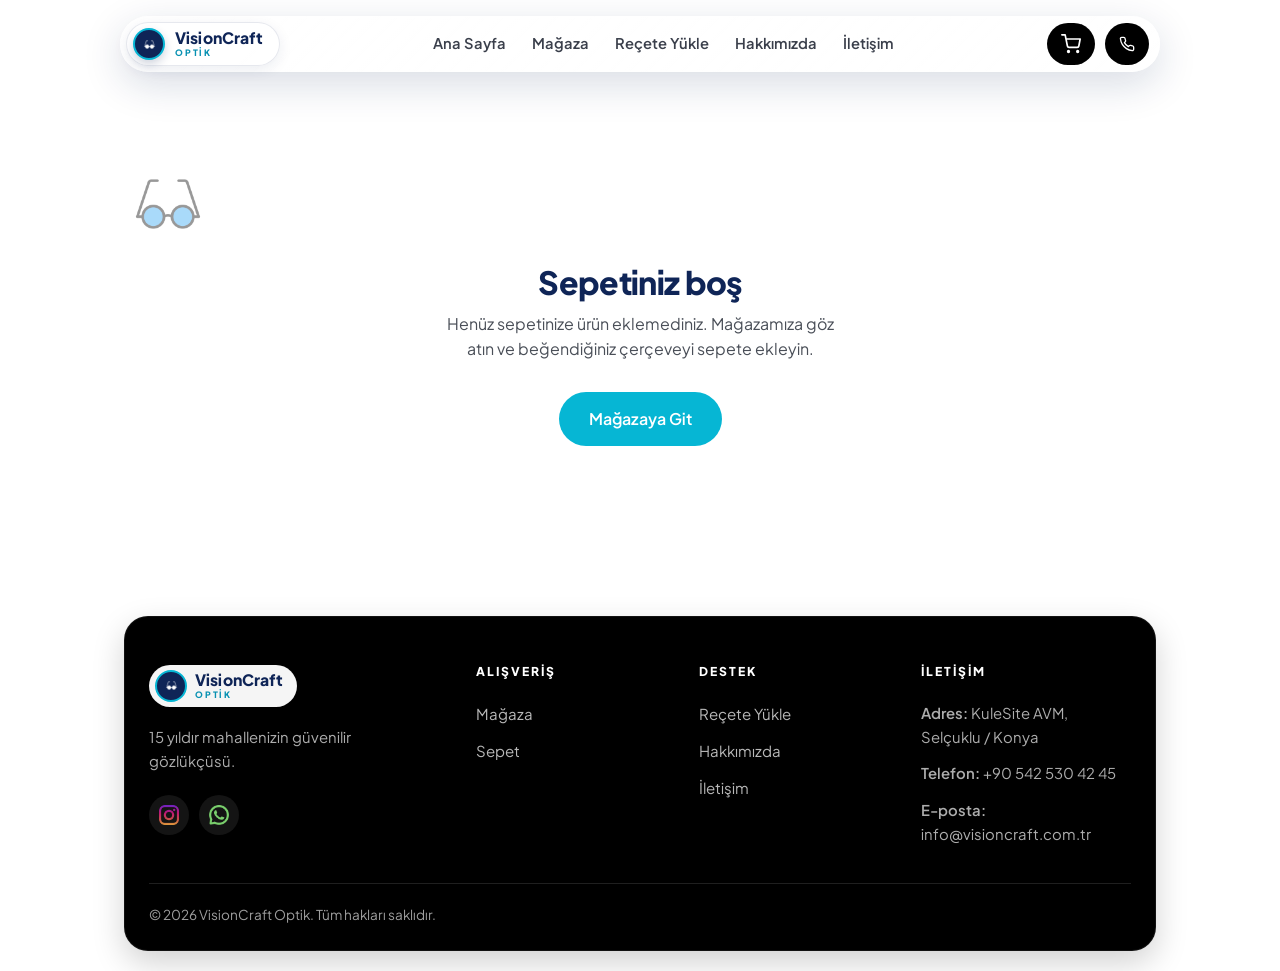
<file: sepet.html>
﻿<!DOCTYPE html>
<html lang="tr">
<head>
<meta charset="UTF-8">
<meta name="viewport" content="width=device-width, initial-scale=1">
<link rel="preconnect" href="https://fonts.googleapis.com">
<link rel="preconnect" href="https://fonts.gstatic.com" crossorigin>
<link href="https://fonts.googleapis.com/css2?family=Plus+Jakarta+Sans:wght@400;500;600;700;800&display=swap" rel="stylesheet">
<link rel="stylesheet" href="code/storefront.css">
<link rel="stylesheet" href="code/gutenberg-blocks.css">
<link rel="stylesheet" href="code/wc-blocks.css">
<link rel="stylesheet" href="code/icons.css">
<link rel="stylesheet" href="code/woocommerce.css">
<link rel="stylesheet" href="code/brands.css">
<link rel="stylesheet" href="code/visioncraft.css">
</head>
<body class="page woocommerce-no-js storefront-full-width-content"><header class="vc-pill-header" id="vcPillHeader">
  <div class="vc-pill-inner">
    <a class="vc-pill-logo" href="homepage.html">
      <span class="vc-logo-ico"><img class="vc-icon vc-icon--light" src="code/assets/glasses.png" alt="" width="18" height="18" /></span>
      <span class="vc-logo-copy"><strong>VisionCraft</strong><small>OPT&#304;K</small></span>
    </a>
    <nav class="vc-pill-nav" aria-label="Ana men&#252;">
      <a href="homepage.html">Ana Sayfa</a><a href="magaza.html">Ma&#287;aza</a><a href="recete-yukle.html">Re&#231;ete Y&#252;kle</a><a href="hakkimizda.html">Hakk&#305;m&#305;zda</a><a href="iletisim.html">&#304;leti&#351;im</a>
    </nav>
    <div class="vc-pill-actions">
      <a class="vc-pill-cart" href="sepet.html" aria-label="Sepet">
        <span class="vc-pill-cart-text">Sepetim</span>
        <svg viewBox="0 0 24 24" width="20" height="20" fill="none" stroke="currentColor" stroke-width="2" stroke-linecap="round" stroke-linejoin="round"><circle cx="9" cy="21" r="1"/><circle cx="20" cy="21" r="1"/><path d="M1 1h4l2.68 13.39a2 2 0 0 0 2 1.61h9.72a2 2 0 0 0 2-1.61L23 6H6"/></svg>
      </a>
      <a class="vc-pill-btn" href="tel:+905425304245">
        <svg viewBox="0 0 24 24" width="16" height="16" fill="none" stroke="currentColor" stroke-width="2" stroke-linecap="round" stroke-linejoin="round"><path d="M22 16.92v3a2 2 0 0 1-2.18 2 19.79 19.79 0 0 1-8.63-3.07 19.5 19.5 0 0 1-6-6 19.79 19.79 0 0 1-3.07-8.67A2 2 0 0 1 4.11 2h3a2 2 0 0 1 2 1.72c.127.96.361 1.903.7 2.81a2 2 0 0 1-.45 2.11L8.09 9.91a16 16 0 0 0 6 6l1.27-1.27a2 2 0 0 1 2.11-.45c.907.339 1.85.573 2.81.7A2 2 0 0 1 22 16.92z"/></svg>
        <span class="vc-pill-btn-text">Hemen G&#246;r&#252;&#351;elim</span>
      </a>
      <button class="vc-pill-burger" id="vcPillBurger" aria-label="Men&#252;"><span></span><span></span><span></span></button>
    </div>
  </div>
</header>
<nav class="vc-pill-mobile" id="vcPillMobile" aria-label="Mobil men&#252;">
  <a href="homepage.html">Ana Sayfa</a><a href="magaza.html">Ma&#287;aza</a><a href="recete-yukle.html">Re&#231;ete Y&#252;kle</a><a href="hakkimizda.html">Hakk&#305;m&#305;zda</a><a href="iletisim.html">&#304;leti&#351;im</a>
  <a href="tel:+905425304245">+90 542 530 42 45</a>
</nav>
<div id="page" class="hfeed site">
  <div id="content" class="site-content"><div class="col-full"><div id="primary" class="content-area"><main id="main" class="site-main" role="main">
    <article class="post page">
      <header class="entry-header"><h1 class="entry-title">Sepetim</h1></header>
      <div class="entry-content">
        <div style="text-align:center;padding:80px 20px">
          <img src="code/assets/glasses.png" alt="Sepet bo&#351;" width="80" height="80" style="opacity:0.4;margin-bottom:20px" />
          <h2 style="color:var(--vc-navy);margin-bottom:10px">Sepetiniz bo&#351;</h2>
          <p style="color:var(--vc-muted);margin-bottom:30px;max-width:400px;margin-left:auto;margin-right:auto">Hen&#252;z sepetinize &#252;r&#252;n eklemediniz. Ma&#287;azam&#305;za g&#246;z at&#305;n ve be&#287;endi&#287;iniz &#231;er&#231;eveyi sepete ekleyin.</p>
          <a class="vc-btn vc-btn--teal" href="magaza.html" style="display:inline-block">Ma&#287;azaya Git</a>
        </div>
      </div>
    </article>
  </main></div></div></div>
</div><footer id="colophon" class="site-footer" role="contentinfo">
  <div class="col-full">
    <div class="vc-pill-footer" id="vcPillFooter">
      <div class="vc-pill-footer-inner">
        <div class="vc-footer-col">
          <a class="vc-footer-logo" href="homepage.html">
            <span class="vc-footer-logo-ico"><img class="vc-icon vc-icon--light" src="code/assets/glasses.png" alt="" width="18" height="18" /></span>
            <span class="vc-logo-copy"><strong>VisionCraft</strong><small>OPT&#304;K</small></span>
          </a>
          <p>15 y&#305;ld&#305;r mahallenizin g&#252;venilir g&#246;zl&#252;k&#231;&#252;s&#252;.</p>
          <div class="vc-footer-social">
            <a href="#" aria-label="Instagram"><img src="code/assets/instagram.png" alt="Instagram" width="20" height="20" loading="lazy" /></a>
            <a href="#" aria-label="WhatsApp"><img src="code/assets/whatsapp.png" alt="WhatsApp" width="20" height="20" loading="lazy" /></a>
          </div>
        </div>
        <div class="vc-footer-col">
          <h4>Al&#305;&#351;veri&#351;</h4>
          <a href="magaza.html">Ma&#287;aza</a>
          <a href="sepet.html">Sepet</a>
        </div>
        <div class="vc-footer-col">
          <h4>Destek</h4>
          <a href="recete-yukle.html">Re&#231;ete Y&#252;kle</a>
          <a href="hakkimizda.html">Hakk&#305;m&#305;zda</a>
          <a href="iletisim.html">&#304;leti&#351;im</a>
        </div>
        <div class="vc-footer-col">
          <h4>&#304;leti&#351;im</h4>
          <p><strong>Adres:</strong> KuleSite AVM, Sel&#231;uklu / Konya</p>
          <p><strong>Telefon:</strong> +90 542 530 42 45</p>
          <p><strong>E-posta:</strong> info@visioncraft.com.tr</p>
        </div>
      </div>
      <div class="vc-pill-footer-bottom">
        <span>&#169; 2026 VisionCraft Optik. T&#252;m haklar&#305; sakl&#305;d&#305;r.</span>
      </div>
    </div>
  </div>
</footer>
<script src="code/visioncraft.js"></script>
</body>
</html>
</file>
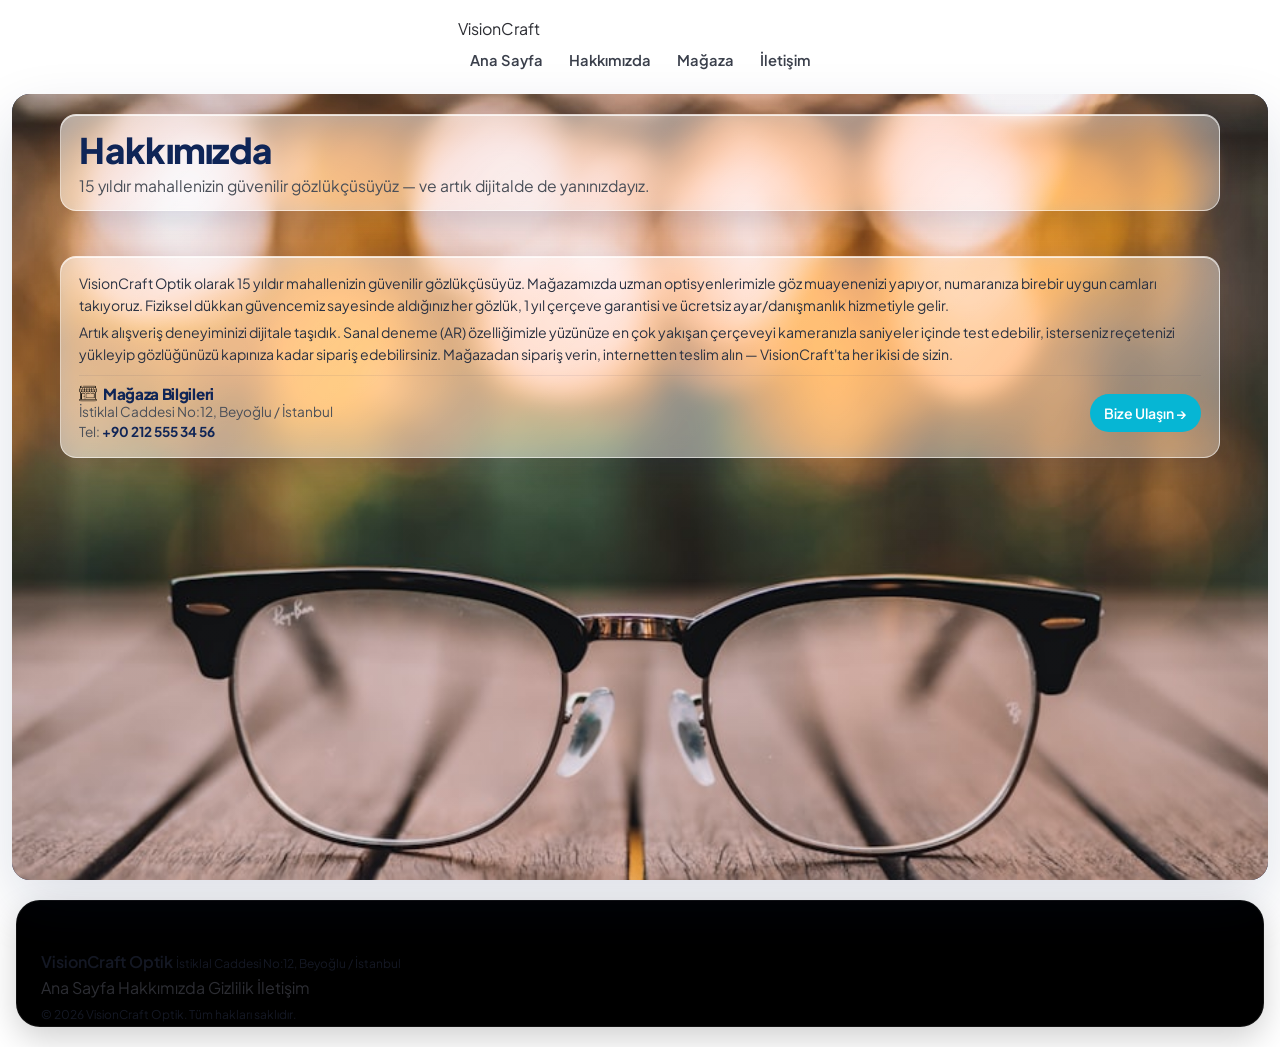
<file: code/hakkimizda.html>
<!DOCTYPE html>
<html lang="tr">
<head>
<meta charset="UTF-8">
<meta name="viewport" content="width=device-width, initial-scale=1">
<title>Hakkımızda — VisionCraft Optik</title>
<link rel="preconnect" href="https://fonts.googleapis.com">
<link rel="preconnect" href="https://fonts.gstatic.com" crossorigin>
<link href="https://fonts.googleapis.com/css2?family=Plus+Jakarta+Sans:wght@400;500;600;700;800&display=swap" rel="stylesheet">
<link rel="stylesheet" href="storefront.css">
<link rel="stylesheet" href="gutenberg-blocks.css">
<link rel="stylesheet" href="wc-blocks.css">
<link rel="stylesheet" href="icons.css">
<link rel="stylesheet" href="woocommerce.css">
<link rel="stylesheet" href="brands.css">
<link rel="stylesheet" href="visioncraft.css">
</head>
<body>

<!-- Header -->
<header class="vc-pill-header" id="vcPillHeader">
  <div class="vc-pill-header__inner">
    <a href="homepage.html" class="vc-pill-brand">VisionCraft</a>
    <nav class="vc-pill-nav">
      <a href="homepage.html">Ana Sayfa</a>
      <a href="hakkimizda.html">Hakkımızda</a>
      <a href="#">Mağaza</a>
      <a href="#">İletişim</a>
    </nav>
    <button class="vc-pill-burger" id="vcPillBurger" aria-label="Menüyü aç" aria-expanded="false">
      <span></span><span></span><span></span>
    </button>
  </div>
  <div class="vc-pill-mobile" id="vcPillMobile" hidden>
    <a href="homepage.html">Ana Sayfa</a>
    <a href="hakkimizda.html">Hakkımızda</a>
    <a href="#">Mağaza</a>
    <a href="#">İletişim</a>
  </div>
</header>

<div class="vc-page vc-page--about">
  <div class="vc-about-hero">
    <img class="vc-about-hero-img" src="assets/img3-1.jpg" alt="VisionCraft mağaza — İstiklal Caddesi" loading="eager" />
    <div class="vc-about-overlay">
      <div class="vc-about-glass vc-about-glass--top">
        <h1>Hakkımızda</h1>
        <p class="vc-lead">15 yıldır mahallenizin güvenilir gözlükçüsüyüz — ve artık dijitalde de yanınızdayız.</p>
      </div>
      <div class="vc-about-glass vc-about-glass--bottom">
        <p>VisionCraft Optik olarak 15 yıldır mahallenizin güvenilir gözlükçüsüyüz. Mağazamızda uzman optisyenlerimizle göz muayenenizi yapıyor, numaranıza birebir uygun camları takıyoruz. Fiziksel dükkan güvencemiz sayesinde aldığınız her gözlük, 1 yıl çerçeve garantisi ve ücretsiz ayar/danışmanlık hizmetiyle gelir.</p>
        <p>Artık alışveriş deneyiminizi dijitale taşıdık. Sanal deneme (AR) özelliğimizle yüzünüze en çok yakışan çerçeveyi kameranızla saniyeler içinde test edebilir, isterseniz reçetenizi yükleyip gözlüğünüzü kapınıza kadar sipariş edebilirsiniz. Mağazadan sipariş verin, internetten teslim alın — VisionCraft'ta her ikisi de sizin.</p>
        <div class="vc-about-store">
          <div>
            <h3><img class="vc-icon-inline" src="assets/store.png" alt="Mağaza ikonu" width="16" height="16" /> Mağaza Bilgileri</h3>
            <p>İstiklal Caddesi No:12, Beyoğlu / İstanbul<br />Tel: <a href="tel:+902125553456" style="color:var(--vc-navy);font-weight:700;text-decoration:none">+90 212 555 34 56</a></p>
          </div>
          <a class="vc-btn vc-btn--teal" href="#">Bize Ulaşın →</a>
        </div>
      </div>
    </div>
  </div>
</div>

<!-- Footer -->
<footer class="vc-pill-footer" id="vcPillFooter">
  <div class="vc-pill-footer__inner">
    <div class="vc-footer-brand">
      <strong>VisionCraft Optik</strong>
      <small>İstiklal Caddesi No:12, Beyoğlu / İstanbul</small>
    </div>
    <div class="vc-footer-links">
      <a href="homepage.html">Ana Sayfa</a>
      <a href="hakkimizda.html">Hakkımızda</a>
      <a href="#">Gizlilik</a>
      <a href="#">İletişim</a>
    </div>
    <div class="vc-footer-copy">
      <small>© 2026 VisionCraft Optik. Tüm hakları saklıdır.</small>
    </div>
  </div>
</footer>

<script src="visioncraft.js"></script>
</body>
</html>
</file>
<file: code/storefront.css>
/*!
Theme Name:   Storefront
Theme URI:    https://woocommerce.com/products/storefront/
Author:       Automattic
Author URI:   https://woocommerce.com/
Description:  Storefront is the perfect theme for your next WooCommerce project. Designed and developed by WooCommerce Core developers, it features a bespoke integration with WooCommerce itself plus many of the most popular customer facing WooCommerce extensions. There are several layout & color options to personalise your shop, multiple widget regions, a responsive design and much more. Developers will love its lean and extensible codebase making it a joy to customize and extend. Looking for a WooCommerce theme? Look no further!
Version:      4.6.2
Tested up to: 6.7
Requires PHP: 5.6.0
License:      GNU General Public License v3 or later
License URI:  https://www.gnu.org/licenses/gpl-3.0.html
Text Domain:  storefront
Tags:         e-commerce, two-columns, left-sidebar, right-sidebar, custom-background, custom-colors, custom-header, custom-menu, featured-images, full-width-template, threaded-comments, accessibility-ready, rtl-language-support, footer-widgets, sticky-post, theme-options, editor-style

This theme, like WordPress, is licensed under the GPL.
Use it to make something cool, have fun, and share what you've learned with others.

Storefront is based on Underscores https://underscores.me/, (C) 2012-2017 Automattic, Inc.

Resetting and rebuilding styles have been helped along thanks to the fine work of
Eric Meyer https://meyerweb.com/eric/tools/css/reset/index.html
along with Nicolas Gallagher and Jonathan Neal http://necolas.github.com/normalize.css/

All sizing (typography, layout, padding/margins, etc) are inspired by a modular scale that uses 1em as a base size with a 1.618 ratio.
You can read more about the calculator we use in our Sass here: https://github.com/modularscale/modularscale-sass

FontAwesome License: SIL Open Font License - http://scripts.sil.org/cms/scripts/page.php?site_id=nrsi&id=OFL
Images License: GNU General Public License v2 or later
*//*!
 * normalize.css v3.0.3 | MIT License | github.com/necolas/normalize.css
 */html{font-family:sans-serif;-ms-text-size-adjust:100%;-webkit-text-size-adjust:100%}body{margin:0}article,aside,details,figcaption,figure,footer,header,hgroup,main,menu,nav,section,summary{display:block}audio,canvas,progress,video{display:inline-block;vertical-align:baseline}audio:not([controls]){display:none;height:0}[hidden],template{display:none}a{background-color:rgba(0,0,0,0)}a:active,a:hover{outline:0}abbr[title]{border-bottom:1px dotted}b,strong{font-weight:bold}dfn{font-style:italic}h1{font-size:2em;margin:.67em 0}mark{background:#ff0;color:#000}small{font-size:80%}sub,sup{font-size:75%;line-height:0;position:relative;vertical-align:baseline}sup{top:-0.5em}sub{bottom:-0.25em}img{border:0}svg:not(:root){overflow:hidden}figure{margin:1em 40px}hr{box-sizing:content-box;height:0}pre{overflow:auto}code,kbd,pre,samp{font-family:monospace,monospace;font-size:1em}button,input,optgroup,select,textarea{color:inherit;font:inherit;margin:0}button{overflow:visible}button,select{text-transform:none}button,html input[type=button],input[type=reset],input[type=submit]{-webkit-appearance:button;cursor:pointer}button[disabled],html input[disabled]{cursor:default}button::-moz-focus-inner,input::-moz-focus-inner{border:0;padding:0}input{line-height:normal}input[type=checkbox],input[type=radio]{box-sizing:border-box;padding:0}input[type=number]::-webkit-inner-spin-button,input[type=number]::-webkit-outer-spin-button{height:auto}input[type=search]{-webkit-appearance:textfield;box-sizing:content-box}input[type=search]::-webkit-search-cancel-button,input[type=search]::-webkit-search-decoration{-webkit-appearance:none}fieldset{border:1px solid silver;margin:0 2px;padding:.35em .625em .75em}legend{border:0;padding:0}textarea{overflow:auto}optgroup{font-weight:bold}table{border-collapse:collapse;border-spacing:0}td,th{padding:0}body{-ms-word-wrap:break-word;word-wrap:break-word}body,button,input,textarea{color:#43454b;font-family:"Source Sans Pro","HelveticaNeue-Light","Helvetica Neue Light","Helvetica Neue",Helvetica,Arial,"Lucida Grande",sans-serif;line-height:1.618;text-rendering:optimizeLegibility;font-weight:400}select{color:initial;font-family:"Source Sans Pro","HelveticaNeue-Light","Helvetica Neue Light","Helvetica Neue",Helvetica,Arial,"Lucida Grande",sans-serif;max-width:100%}summary{display:list-item}h1,h2,h3,h4,h5,h6{clear:both;font-weight:300;margin:0 0 .5407911001em;color:#131315}h1 a,h2 a,h3 a,h4 a,h5 a,h6 a{font-weight:300}h1,.alpha{font-size:2.617924em;line-height:1.214;letter-spacing:-1px}h2,.beta{font-size:2em;line-height:1.214}h2+h3,.beta+h3{border-top:1px solid rgba(0,0,0,.05);padding-top:.5407911001em}h3,.gamma{font-size:1.618em}h4,.delta{font-size:1.41575em}.alpha,.beta,.gamma,.delta{display:block}p+h2,p+header h2,p+h3,p+h4,ul+h2,ul+header h2,ul+h3,ul+h4,ol+h2,ol+header h2,ol+h3,ol+h4,table+h2,table+header h2,table+h3,table+h4,blockquote+h2,blockquote+header h2,blockquote+h3,blockquote+h4,form+h2,form+header h2,form+h3,form+h4{margin-top:2.2906835em}hr{background-color:#ccc;border:0;height:1px;margin:0 0 1.41575em}p{margin:0 0 1.41575em}ul,ol{margin:0 0 1.41575em 3em;padding:0}ul{list-style:disc}ol{list-style:decimal}li>ul,li>ol{margin-bottom:0;margin-left:1em}dt{font-weight:600}dd{margin:0 0 1.618em}b,strong{font-weight:600}dfn,cite,em,i{font-style:italic}blockquote{padding:0 1em;border-left:3px solid rgba(0,0,0,.05);font-style:italic}address{margin:0 0 1.41575em}pre{background:rgba(0,0,0,.1);font-family:"Courier 10 Pitch",Courier,monospace;margin-bottom:1.618em;padding:1.618em;overflow:auto;max-width:100%}code,kbd,tt,var{font-family:Monaco,Consolas,"Andale Mono","DejaVu Sans Mono",monospace;background-color:rgba(0,0,0,.05);padding:.202em .5407911001em}abbr,acronym{border-bottom:1px dotted #666;cursor:help}mark,ins{text-decoration:none;font-weight:600;background:rgba(0,0,0,0)}sup,sub{font-size:75%;height:0;line-height:0;position:relative;vertical-align:baseline}sup{bottom:1ex}sub{top:.5ex}small{font-size:75%}big{font-size:125%}figure{margin:0}img{height:auto;max-width:100%;display:block;border-radius:3px}a{color:#2c2d33;text-decoration:none}a:focus,input:focus,textarea:focus,button:focus{outline:2px solid #7f54b3}.storefront-cute *{font-family:"Comic Sans MS",sans-serif}*{box-sizing:border-box}body{background-color:#fff;overflow-x:hidden}.site{overflow-x:hidden}.site-content,.header-widget-region{-webkit-tap-highlight-color:rgba(0,0,0,0)}.site-header{background-color:#2c2d33;padding-top:1.618em;padding-bottom:1.618em;color:#9aa0a7;background-position:center center;position:relative;z-index:999;border-bottom:1px solid rgba(0,0,0,0)}.site-header .site-logo-anchor,.site-header .site-logo-link,.site-header .custom-logo-link{display:block;margin-bottom:0}.site-header .site-logo-anchor img,.site-header .site-logo-link img,.site-header .custom-logo-link img{width:100%;max-width:210px}.site-header .widget{margin-bottom:0}.home.blog .site-header,.home.page:not(.page-template-template-homepage) .site-header,.home.post-type-archive-product .site-header{margin-bottom:4.235801032em}.no-wc-breadcrumb .site-header{margin-bottom:4.235801032em}.no-wc-breadcrumb.page-template-template-homepage .site-header{margin-bottom:0}.header-widget-region{position:relative;z-index:99}.header-widget-region::before,.header-widget-region::after{content:"";display:table}.header-widget-region::after{clear:both}.header-widget-region .widget{margin:0;padding:1em 0;font-size:.875em}.site-branding{float:left;margin-bottom:0;width:calc(100% - 120px)}.site-branding .site-title{font-size:2em;letter-spacing:-1px;margin:0}.site-branding .site-title a{font-weight:700}.site-branding .site-description{font-size:.875em;display:none}.site-branding .logo{margin:0}.site-main{margin-bottom:2.617924em}.site-content{outline:none}.page-template-template-homepage:not(.has-post-thumbnail) .site-main{padding-top:4.235801032em}.page-template-template-homepage .type-page{padding-top:2.617924em;padding-bottom:2.617924em;position:relative}.page-template-template-homepage .type-page .storefront-hero__button-edit{position:absolute;top:1em;right:1em;font-size:.875em}.page-template-template-homepage .entry-content{font-size:1.1em}.page-template-template-homepage .entry-content p:last-child{margin-bottom:0}.page-template-template-homepage .entry-header h1{font-size:3.706325903em;margin-bottom:.2360828548em}.page-template-template-homepage .entry-content,.page-template-template-homepage .entry-header{max-width:41.0994671405em;margin-left:auto;margin-right:auto;text-align:center}.page-template-template-homepage.has-post-thumbnail .type-page.has-post-thumbnail{background-size:cover;background-position:center center;padding-top:6.8535260698em;padding-bottom:6.8535260698em}.page-template-template-homepage.has-post-thumbnail .type-page.has-post-thumbnail .entry-content,.page-template-template-homepage.has-post-thumbnail .type-page.has-post-thumbnail .entry-title{opacity:0;transition:all,ease,.5s}.page-template-template-homepage.has-post-thumbnail .type-page.has-post-thumbnail .entry-content.loaded,.page-template-template-homepage.has-post-thumbnail .type-page.has-post-thumbnail .entry-title.loaded{opacity:1}.site-footer{background-color:#f3f3f3;color:#3b3c3f;padding:1.618em 0 3.706325903em}.site-footer h1,.site-footer h2,.site-footer h3,.site-footer h4,.site-footer h5,.site-footer h6{color:#333437}.site-footer a{color:#2c2d33;text-decoration:underline}.site-footer a:hover{text-decoration:none}.site-footer a.button,.site-footer a.components-button:not(.is-link),.site-footer a.wp-block-button__link{text-decoration:none}.site-info{padding:2.617924em 0}.site-info span[role=separator]{padding:0 .2360828548em 0 .3342343017em}.site-info span[role=separator]::before{content:"|"}.alignleft{display:inline;float:left;margin-right:1em}.alignright{display:inline;float:right;margin-left:1em}.aligncenter{clear:both;display:block;margin:0 auto}.screen-reader-text{border:0;clip:rect(1px, 1px, 1px, 1px);clip-path:inset(50%);height:1px;margin:-1px;overflow:hidden;padding:0;position:absolute;width:1px;word-wrap:normal !important}.screen-reader-text:focus{background-color:#f1f1f1;border-radius:3px;box-shadow:0 0 2px 2px rgba(0,0,0,.6);clip:auto !important;display:block;font-weight:700;height:auto;left:0;line-height:normal;padding:1em 1.618em;text-decoration:none;top:0;width:auto;z-index:100000;outline:none}.screen-reader-text.skip-link:focus{clip-path:none}.clear::before,.clear::after,.entry-content::before,.entry-content::after,.comment-content::before,.comment-content::after,.site-header::before,.site-header::after,.site-content::before,.site-content::after,.site-footer::before,.site-footer::after{content:"";display:table}.clear::after,.entry-content::after,.comment-content::after,.site-header::after,.site-content::after,.site-footer::after{clear:both}table{border-spacing:0;width:100%;margin:0 0 1.41575em;border-collapse:separate}table caption{padding:1em 0;font-weight:600}table td,table th{padding:1em 1.41575em;text-align:left;vertical-align:top}table td p:last-child,table th p:last-child{margin-bottom:0}table th{font-weight:600}table thead th{padding:1.41575em;vertical-align:middle}table tbody h2{font-size:1em;letter-spacing:normal;font-weight:400}table tbody h2 a{font-weight:400}.error404 .site-content .widget_product_search{padding:1.618em;background-color:rgba(0,0,0,.025)}.error404 .site-content .widget_product_search form{margin:0}.error404.right-sidebar .content-area,.error404.left-sidebar .content-area{width:100%}.error404 .fourohfour-columns-2{padding:2.617924em 0;border:1px solid rgba(0,0,0,.05);border-width:1px 0;margin-bottom:2.617924em}.error404 .fourohfour-columns-2::before,.error404 .fourohfour-columns-2::after{content:"";display:table}.error404 .fourohfour-columns-2::after{clear:both}.error404 .fourohfour-columns-2 ul.products li.product,.error404 .fourohfour-columns-2 .widget{margin-bottom:0}.error404 .fourohfour-columns-2 .col-1 ul.products{margin-bottom:2.2906835em}.error404 .fourohfour-columns-2 .col-1 ul.products li.product{width:45.4545454545%;float:left;margin-right:9.0909090909%}.error404 .fourohfour-columns-2 .col-1 ul.products li.product:last-child{margin-right:0}.error404 .fourohfour-columns-2 .col-2{padding:1.618em;background-color:rgba(0,0,0,.025)}#comments{padding-top:2.617924em}#comments .comments-title{border-bottom:1px solid rgba(0,0,0,.05);padding-bottom:.5407911001em;margin-bottom:1.618em}#comments .comment-list{list-style:none;margin-left:0}#comments .comment-list .comment-body::before,#comments .comment-list .comment-body::after{content:"";display:table}#comments .comment-list .comment-body::after{clear:both}#comments .comment-list .comment-content{padding-bottom:1.618em;margin-bottom:1.618em}#comments .comment-list .comment-content .comment-text{padding:1.618em;border-radius:3px}#comments .comment-list .comment-content .comment-text p:last-child{margin-bottom:0}#comments .comment-list .comment-meta{margin-bottom:1em}#comments .comment-list .comment-meta .avatar{margin-bottom:1em;max-width:64px;height:auto}#comments .comment-list .comment-meta a.comment-date{font-size:.875em}#comments .comment-list .comment-meta cite{font-style:normal;clear:both;display:block}#comments .comment-list .reply{margin-bottom:1.618em;padding-top:.6180469716em}#comments .comment-list .reply::before,#comments .comment-list .reply::after{content:"";display:table}#comments .comment-list .reply::after{clear:both}#comments .comment-list .reply a{display:inline-block;margin-right:1em}#comments .comment-list .reply a:last-child{margin-right:0}#comments .comment-list .children{list-style:none}.comment-content a{word-wrap:break-word}#respond{clear:both;padding:1.618em;background-color:rgba(0,0,0,.0125);position:relative}#respond .comment-form-author input,#respond .comment-form-email input,#respond .comment-form-url input{width:100%}#respond .form-submit,#respond form{margin-bottom:0}#respond #cancel-comment-reply-link{position:absolute;top:.5407911001em;right:.5407911001em;display:block;height:1em;width:1em;overflow:hidden;line-height:1;font-size:1.41575em;text-align:center;transition:transform,ease,.3s}#respond #cancel-comment-reply-link:hover{transform:scale(1.3)}.hentry{margin:0 0 4.235801032em}.hentry .wp-post-image{margin-bottom:1.618em;margin-left:auto;margin-right:auto}.hentry .entry-header{margin-bottom:1em;border-bottom:1px solid rgba(0,0,0,.05)}.hentry .entry-header .posted-on,.hentry .entry-header .post-author,.hentry .entry-header .post-comments,.hentry .entry-header .byline{font-size:.875em}.hentry .entry-header .posted-on a,.hentry .entry-header .post-author a,.hentry .entry-header .post-comments a,.hentry .entry-header .byline a{font-weight:600;text-decoration:underline}.hentry .entry-header .posted-on a:hover,.hentry .entry-header .post-author a:hover,.hentry .entry-header .post-comments a:hover,.hentry .entry-header .byline a:hover{text-decoration:none}.hentry .entry-content a{text-decoration:underline}.hentry .entry-content a:hover{text-decoration:none}.hentry .entry-content a.button,.hentry .entry-content a.components-button:not(.is-link),.hentry .entry-content a.wp-block-button__link{text-decoration:none}.hentry .entry-taxonomy{margin:1.41575em 0 0;padding-top:1em;border-top:1px solid rgba(0,0,0,.05)}.hentry.type-page .entry-header{border-bottom:0;margin-bottom:0}.cat-links,.tags-links{font-size:.875em}.cat-links a,.tags-links a{color:#727272;font-weight:600;text-decoration:underline}.byline,.updated:not(.published){display:none}.single .byline,.group-blog .byline{display:inline}.page-links{clear:both;margin:0 0 1em}form{margin-bottom:1.618em}button,input,select,textarea{font-size:100%;margin:0}button,input[type=button],input[type=reset],input[type=submit],.button,.wc-block-grid__products .wc-block-grid__product .wp-block-button__link,.added_to_cart{border:0;border-radius:0;background:none;background-color:#43454b;border-color:#43454b;color:#fff;cursor:pointer;padding:.6180469716em 1.41575em;text-decoration:none;font-weight:600;text-shadow:none;display:inline-block;-webkit-appearance:none}button::after,input[type=button]::after,input[type=reset]::after,input[type=submit]::after,.button::after,.wc-block-grid__products .wc-block-grid__product .wp-block-button__link::after,.added_to_cart::after{display:none}button.cta,button.alt,input[type=button].cta,input[type=button].alt,input[type=reset].cta,input[type=reset].alt,input[type=submit].cta,input[type=submit].alt,.button.cta,.button.alt,.wc-block-grid__products .wc-block-grid__product .wp-block-button__link.cta,.wc-block-grid__products .wc-block-grid__product .wp-block-button__link.alt,.added_to_cart.cta,.added_to_cart.alt{background-color:#2c2d33;border-color:#2c2d33}button.cta:hover,button.alt:hover,input[type=button].cta:hover,input[type=button].alt:hover,input[type=reset].cta:hover,input[type=reset].alt:hover,input[type=submit].cta:hover,input[type=submit].alt:hover,.button.cta:hover,.button.alt:hover,.wc-block-grid__products .wc-block-grid__product .wp-block-button__link.cta:hover,.wc-block-grid__products .wc-block-grid__product .wp-block-button__link.alt:hover,.added_to_cart.cta:hover,.added_to_cart.alt:hover{background-color:#2c2d33}button:hover,input[type=button]:hover,input[type=reset]:hover,input[type=submit]:hover,.button:hover,.wc-block-grid__products .wc-block-grid__product .wp-block-button__link:hover,.added_to_cart:hover{color:#fff}button.loading,input[type=button].loading,input[type=reset].loading,input[type=submit].loading,.button.loading,.wc-block-grid__products .wc-block-grid__product .wp-block-button__link.loading,.added_to_cart.loading{opacity:.5}button.small,input[type=button].small,input[type=reset].small,input[type=submit].small,.button.small,.wc-block-grid__products .wc-block-grid__product .wp-block-button__link.small,.added_to_cart.small{padding:.5407911001em .875em;font-size:.875em}button.disabled,button:disabled,input[type=button].disabled,input[type=button]:disabled,input[type=reset].disabled,input[type=reset]:disabled,input[type=submit].disabled,input[type=submit]:disabled,.button.disabled,.button:disabled,.wc-block-grid__products .wc-block-grid__product .wp-block-button__link.disabled,.wc-block-grid__products .wc-block-grid__product .wp-block-button__link:disabled,.added_to_cart.disabled,.added_to_cart:disabled{opacity:.5 !important;cursor:not-allowed}button.disabled:hover,button:disabled:hover,input[type=button].disabled:hover,input[type=button]:disabled:hover,input[type=reset].disabled:hover,input[type=reset]:disabled:hover,input[type=submit].disabled:hover,input[type=submit]:disabled:hover,.button.disabled:hover,.button:disabled:hover,.wc-block-grid__products .wc-block-grid__product .wp-block-button__link.disabled:hover,.wc-block-grid__products .wc-block-grid__product .wp-block-button__link:disabled:hover,.added_to_cart.disabled:hover,.added_to_cart:disabled:hover{opacity:.5 !important}.button.woocommerce-MyAccount-downloads-file{overflow-wrap:anywhere;word-break:break-word;-ms-word-break:break-all}.wc-block-components-button:not(.is-link).disabled,.wc-block-components-button:not(.is-link):disabled{opacity:.5;cursor:not-allowed}.wc-block-components-button:not(.is-link).disabled:hover,.wc-block-components-button:not(.is-link):disabled:hover{opacity:.5}input[type=checkbox],input[type=radio]{padding:0}input[type=checkbox]+label,input[type=radio]+label{margin:0 0 0 .3819820591em}input[type=search]::-webkit-search-decoration{-webkit-appearance:none}input[type=search]{box-sizing:border-box}input[type=search]::placeholder{color:#616161}button::-moz-focus-inner,input::-moz-focus-inner{border:0;padding:0}input[type=text],input[type=number],input[type=email],input[type=tel],input[type=url],input[type=password],input[type=search],textarea,.input-text{padding:.6180469716em;background-color:#f2f2f2;color:#43454b;border:0;-webkit-appearance:none;box-sizing:border-box;font-weight:400;box-shadow:inset 0 1px 1px rgba(0,0,0,.125)}input[type=text]:focus,input[type=number]:focus,input[type=email]:focus,input[type=tel]:focus,input[type=url]:focus,input[type=password]:focus,input[type=search]:focus,textarea:focus,.input-text:focus{background-color:#ededed}textarea{overflow:auto;padding-left:.875em;vertical-align:top;width:100%}label{font-weight:400}label.inline input{width:auto}fieldset{padding:1.618em;padding-top:1em;border:0;margin:0;margin-bottom:1.618em;margin-top:1.618em}fieldset legend{font-weight:600;padding:.6180469716em 1em;margin-left:-1em}[placeholder]:focus::-webkit-input-placeholder{-webkit-transition:opacity .5s .5s ease;transition:opacity .5s .5s ease;opacity:0}.page-content img.wp-smiley,.entry-content img.wp-smiley,.comment-content img.wp-smiley{border:none;margin-bottom:0;margin-top:0;padding:0;display:inline-block;border-radius:0}.wp-caption{margin-bottom:1em;max-width:100%}.wp-caption img[class*=wp-image-]{display:block;margin:0 auto}.wp-caption .wp-caption-text{text-align:left;font-style:italic;border-bottom:2px solid rgba(0,0,0,.05);padding:1em 0}.gallery{margin-bottom:1em}.gallery::before,.gallery::after{content:"";display:table}.gallery::after{clear:both}.gallery .gallery-item{float:left}.gallery .gallery-item .gallery-icon a{display:block}.gallery .gallery-item .gallery-icon img{border:none;height:auto;margin:0 auto}.gallery .gallery-item .gallery-caption{margin:0;text-align:center}.gallery.gallery-columns-1 .gallery-item{width:100%}.gallery.gallery-columns-2 .gallery-item{width:50%}.gallery.gallery-columns-3 .gallery-item{width:33.3%}.gallery.gallery-columns-4 .gallery-item{width:25%}.gallery.gallery-columns-5 .gallery-item{width:20%}.gallery.gallery-columns-6 .gallery-item{width:16.666666667%}.gallery.gallery-columns-7 .gallery-item{width:14.285714286%}.gallery.gallery-columns-8 .gallery-item{width:12.5%}.gallery.gallery-columns-9 .gallery-item{width:11.111111111%}embed,iframe,object,video{max-width:100%}.secondary-navigation{display:none}button.menu-toggle{cursor:pointer;text-align:left;float:right;position:relative;border:2px solid rgba(0,0,0,0);box-shadow:none;border-radius:2px;background-image:none;padding:.6180469716em .875em .6180469716em 2.617924em;font-size:.875em;max-width:120px}button.menu-toggle:hover{background-image:none}button.menu-toggle span::before{transition:all,ease,.2s}button.menu-toggle::before,button.menu-toggle::after,button.menu-toggle span::before{content:"";display:block;height:2px;width:14px;position:absolute;top:50%;left:1em;margin-top:-1px;transition:all,ease,.2s;border-radius:3px}button.menu-toggle::before{transform:translateY(-4px)}button.menu-toggle::after{transform:translateY(4px)}.toggled button.menu-toggle::before,.toggled button.menu-toggle::after{transform:rotate(45deg)}.toggled button.menu-toggle::after{transform:rotate(-45deg)}.toggled button.menu-toggle span::before{opacity:0}.primary-navigation{display:none}.main-navigation::before,.main-navigation::after{content:"";display:table}.main-navigation::after{clear:both}.main-navigation div.menu{display:none}.main-navigation div.menu:last-child{display:block}.main-navigation .menu{clear:both}.handheld-navigation,.nav-menu,.main-navigation div.menu>ul:not(.nav-menu){overflow:hidden;max-height:0;transition:all,ease,.8s}.handheld-navigation{clear:both}.handheld-navigation ul{margin:0}.handheld-navigation ul.menu li{position:relative}.handheld-navigation ul.menu li button::after{transition:all,ease,.9s}.handheld-navigation ul.menu li button.toggled-on::after{transform:rotate(180deg)}.handheld-navigation ul.menu .sub-menu{visibility:hidden;opacity:0;max-height:0;transition:all,ease,.9s}.handheld-navigation ul.menu .sub-menu.toggled-on{visibility:visible;max-height:9999px;opacity:1}.handheld-navigation .dropdown-toggle{background:rgba(0,0,0,0);position:absolute;top:0;right:0;display:block}.main-navigation.toggled .handheld-navigation,.main-navigation.toggled .menu>ul:not(.nav-menu),.main-navigation.toggled ul[aria-expanded=true]{max-height:9999px}.main-navigation ul{margin-left:0;list-style:none;margin-bottom:0}.main-navigation ul ul{display:block;margin-left:1.41575em}.main-navigation ul li a{padding:.875em 0;display:block}.main-navigation ul li a:hover{color:#e6e6e6}.site-main nav.navigation{clear:both;padding:2.617924em 0}.site-main nav.navigation::before,.site-main nav.navigation::after{content:"";display:table}.site-main nav.navigation::after{clear:both}.site-main nav.navigation .nav-previous a,.site-main nav.navigation .nav-next a{display:inline-block}.site-main nav.navigation .nav-previous{float:left;width:50%}.site-main nav.navigation .nav-next{float:right;text-align:right;width:50%}.pagination,.woocommerce-pagination{padding:1em 0;border:1px solid rgba(0,0,0,.05);border-width:1px 0;text-align:center;clear:both}.pagination ul.page-numbers::before,.pagination ul.page-numbers::after,.woocommerce-pagination ul.page-numbers::before,.woocommerce-pagination ul.page-numbers::after{content:"";display:table}.pagination ul.page-numbers::after,.woocommerce-pagination ul.page-numbers::after{clear:both}.pagination .page-numbers,.woocommerce-pagination .page-numbers{list-style:none;margin:0;vertical-align:middle}.pagination .page-numbers li,.woocommerce-pagination .page-numbers li{display:inline-block}.pagination .page-numbers li .page-numbers,.woocommerce-pagination .page-numbers li .page-numbers{border-left-width:0;display:inline-block;padding:.3342343017em .875em;background-color:rgba(0,0,0,.025);color:#43454b}.pagination .page-numbers li .page-numbers.current,.woocommerce-pagination .page-numbers li .page-numbers.current{background-color:#2c2d33;border-color:#2c2d33}.pagination .page-numbers li .page-numbers.dots,.woocommerce-pagination .page-numbers li .page-numbers.dots{background-color:rgba(0,0,0,0)}.pagination .page-numbers li .page-numbers.prev,.pagination .page-numbers li .page-numbers.next,.woocommerce-pagination .page-numbers li .page-numbers.prev,.woocommerce-pagination .page-numbers li .page-numbers.next{padding-left:1em;padding-right:1em}.pagination .page-numbers li a.page-numbers:hover,.woocommerce-pagination .page-numbers li a.page-numbers:hover{background-color:rgba(0,0,0,.05)}.rtl .pagination a.next,.rtl .pagination a.prev,.rtl .woocommerce-pagination a.next,.rtl .woocommerce-pagination a.prev{transform:rotateY(180deg)}.widget{margin:0 0 3.706325903em}.widget select{max-width:100%}.widget .widget-search .search-submit{border:0;clip:rect(1px, 1px, 1px, 1px);clip-path:inset(50%);height:1px;margin:-1px;overflow:hidden;padding:0;position:absolute;width:1px;word-wrap:normal !important}.widget .widget-title,.widget .widgettitle{font-size:1.41575em;letter-spacing:0;border-bottom:1px solid rgba(0,0,0,.05);padding:0 0 1em;margin-bottom:1em;font-weight:300}.widget ul{margin-left:0;list-style:none}.widget ul ul{margin-left:1.618em}.widget-area .widget{font-size:.875em;font-weight:400}.widget-area .widget h1.widget-title{font-size:1.41575em}.widget-area .widget a{font-weight:600;text-decoration:underline}.widget-area .widget a:hover{text-decoration:none}.widget-area .widget a.button,.widget-area .widget a.components-button:not(.is-link),.widget-area .widget a.wp-block-button__link{text-decoration:none}.widget-area .widget a.button{font-weight:600 !important}.widget_search form:not(.wp-block-search),.widget_product_search form:not(.wp-block-search){position:relative}.widget_search form:not(.wp-block-search) input[type=text],.widget_search form:not(.wp-block-search) input[type=search],.widget_product_search form:not(.wp-block-search) input[type=text],.widget_product_search form:not(.wp-block-search) input[type=search]{width:100%}.widget_search form:not(.wp-block-search) input[type=submit],.widget_search form:not(.wp-block-search) button[type=submit],.widget_product_search form:not(.wp-block-search) input[type=submit],.widget_product_search form:not(.wp-block-search) button[type=submit]{border:0;clip:rect(1px, 1px, 1px, 1px);clip-path:inset(50%);height:1px;margin:-1px;overflow:hidden;padding:0;position:absolute;width:1px;word-wrap:normal !important;top:0;left:0}.widget_recent_entries ul,.widget_pages ul,.widget_categories ul,.widget_archive ul,.widget_recent_comments ul,.widget_nav_menu ul,.widget_links ul,.widget_product_categories ul,.widget_layered_nav ul,.widget_layered_nav_filters ul{margin:0}.widget_recent_entries ul li,.widget_pages ul li,.widget_categories ul li,.widget_archive ul li,.widget_recent_comments ul li,.widget_nav_menu ul li,.widget_links ul li,.widget_product_categories ul li,.widget_layered_nav ul li,.widget_layered_nav_filters ul li{list-style:none;margin-bottom:1em;line-height:1.41575em}.widget_recent_entries ul .children,.widget_pages ul .children,.widget_categories ul .children,.widget_archive ul .children,.widget_recent_comments ul .children,.widget_nav_menu ul .children,.widget_links ul .children,.widget_product_categories ul .children,.widget_layered_nav ul .children,.widget_layered_nav_filters ul .children{margin-left:0;margin-top:1em}#wp-calendar th,#wp-calendar td,.wp-calendar-table th,.wp-calendar-table td{padding:.236em;text-align:center}.widget_recent_entries ul ul.children,.widget_pages ul ul.children{margin:.6180469716em 0 0 1.41575em}.widget_rating_filter .wc-layered-nav-rating{margin-bottom:.6180469716em}.widget_rating_filter .wc-layered-nav-rating a{text-decoration:none !important}.widget_rating_filter .wc-layered-nav-rating .star-rating{display:inline-block;height:1em;line-height:1}@media(min-width: 768px){table.shop_table_responsive tbody tr td,table.shop_table_responsive tbody tr th{text-align:left}.site-header{padding-top:2.617924em;padding-bottom:0}.site-header .site-branding{display:block;width:100%;float:left;margin-left:0;margin-right:0;clear:both}.site-header .site-branding img{height:auto;max-width:230px;max-height:none}.woocommerce-active .site-header .site-branding{width:73.9130434783%;float:left;margin-right:4.347826087%}.woocommerce-active .site-header .site-search{width:21.7391304348%;float:right;margin-right:0;clear:none}.woocommerce-active .site-header .main-navigation{width:73.9130434783%;float:left;margin-right:4.347826087%;clear:both}.woocommerce-active .site-header .site-header-cart{width:21.7391304348%;float:right;margin-right:0;margin-bottom:0}.storefront-secondary-navigation .site-header .site-branding{width:39.1304347826%;float:left;margin-right:4.347826087%}.storefront-secondary-navigation .site-header .secondary-navigation{width:56.5217391304%;float:right;margin-right:0}.storefront-secondary-navigation.woocommerce-active .site-header .site-branding{width:21.7391304348%;float:left;margin-right:4.347826087%}.storefront-secondary-navigation.woocommerce-active .site-header .secondary-navigation{width:47.8260869565%;float:left;margin-right:4.347826087%}.site-branding .site-description{margin-bottom:0;display:block}.site-branding,.site-search,.site-header-cart,.site-logo-anchor,.site-logo-link,.custom-logo-link{margin-bottom:1.41575em}.site-header .subscribe-and-connect-connect{float:right;margin-bottom:1em}.site-header .subscribe-and-connect-connect .icons{list-style:none;margin:0}.site-header .subscribe-and-connect-connect .icons a{font-size:1em !important}.site-header .subscribe-and-connect-connect .icons li{margin:0 0 0 .5407911001em !important;display:inline-block}.col-full{max-width:66.4989378333em;margin-left:auto;margin-right:auto;padding:0 2.617924em;box-sizing:content-box}.col-full::before,.col-full::after{content:"";display:table}.col-full::after{clear:both}.col-full:after{content:" ";display:block;clear:both}.site-content::before,.site-content::after{content:"";display:table}.site-content::after{clear:both}.content-area{width:73.9130434783%;float:left;margin-right:4.347826087%}.widget-area{width:21.7391304348%;float:right;margin-right:0}.right-sidebar .content-area{width:73.9130434783%;float:left;margin-right:4.347826087%}.right-sidebar .widget-area{width:21.7391304348%;float:right;margin-right:0}.left-sidebar .content-area{width:73.9130434783%;float:right;margin-right:0}.left-sidebar .widget-area{width:21.7391304348%;float:left;margin-right:4.347826087%}.storefront-full-width-content .content-area{width:100%;float:left;margin-left:0;margin-right:0}.content-area,.widget-area{margin-bottom:2.617924em}.page-template-template-fullwidth-php .content-area,.page-template-template-homepage-php .content-area{width:100%;float:left;margin-left:0;margin-right:0}.footer-widgets{padding-top:4.235801032em;border-bottom:1px solid rgba(0,0,0,.05)}.footer-widgets::before,.footer-widgets::after{content:"";display:table}.footer-widgets::after{clear:both}.footer-widgets.col-2 .block{width:47.8260869565%;float:left;margin-right:4.347826087%}.footer-widgets.col-2 .block.footer-widget-2{float:right;margin-right:0}.footer-widgets.col-3 .block{width:30.4347826087%;float:left;margin-right:4.347826087%}.footer-widgets.col-3 .block.footer-widget-3{float:right;margin-right:0}.footer-widgets.col-4 .block{width:21.7391304348%;float:left;margin-right:4.347826087%}.footer-widgets.col-4 .block.footer-widget-4{float:right;margin-right:0}.comment-list::before,.comment-list::after{content:"";display:table}.comment-list::after{clear:both}.comment-list .comment{clear:both}.comment-list .comment-meta{width:17.6470588235%;float:left;margin-right:5.8823529412%;text-align:right}.comment-list .comment-meta .avatar{float:right}.comment-list .comment-content{padding-bottom:3.706325903em;margin-bottom:3.706325903em}.comment-list .comment-content,.comment-list #respond{width:76.4705882353%;float:right;margin-right:0}.comment-list #respond{float:right}.comment-list #respond .comment-form-author,.comment-list #respond .comment-form-email,.comment-list #respond .comment-form-url{width:100%;margin-right:0}.comment-list .comment-body #respond{box-shadow:0 6px 2em rgba(0,0,0,.2);margin-bottom:2.617924em;margin-top:-1.618em}.comment-list .reply{clear:both;text-align:right}.comment-list ol.children{width:88.2352941176%;float:right;margin-right:0;list-style:none}.comment-list ol.children .comment-meta{width:20%;float:left;margin-right:6.6666666667%}.comment-list ol.children .comment-content,.comment-list ol.children #respond{width:73.3333333333%;float:right;margin-right:0}.comment-list ol.children ol.children{width:86.6666666667%;float:right;margin-right:0}.comment-list ol.children ol.children .comment-meta{width:23.0769230769%;float:left;margin-right:7.6923076923%}.comment-list ol.children ol.children .comment-content,.comment-list ol.children ol.children #respond{width:69.2307692308%;float:right;margin-right:0}.comment-list ol.children ol.children ol.children{width:84.6153846154%;float:right;margin-right:0}.comment-list ol.children ol.children ol.children .comment-meta{width:27.2727272727%;float:left;margin-right:9.0909090909%}.comment-list ol.children ol.children ol.children .comment-content,.comment-list ol.children ol.children ol.children #respond{width:63.6363636364%;float:right;margin-right:0}.comment-list ol.children ol.children ol.children ol.children{width:81.8181818182%;float:right;margin-right:0}.comment-list ol.children ol.children ol.children ol.children .comment-meta{width:33.3333333333%;float:left;margin-right:11.1111111111%}.comment-list ol.children ol.children ol.children ol.children .comment-content,.comment-list ol.children ol.children ol.children ol.children #respond{width:55.5555555556%;float:right;margin-right:0}#respond{padding:2.617924em}#respond .comment-form-author,#respond .comment-form-email,#respond .comment-form-url{width:29.4117647059%;float:left;margin-right:5.8823529412%}#respond .comment-form-url{float:right;margin-right:0}#respond .comment-form-comment{clear:both}.hentry .entry-header{margin-bottom:2.617924em}.menu-toggle,.handheld-navigation,.main-navigation.toggled .handheld-navigation,.main-navigation.toggled div.menu{display:none}.primary-navigation{display:block}.main-navigation,.secondary-navigation{clear:both;display:block;width:100%}.main-navigation ul,.secondary-navigation ul{list-style:none;margin:0;padding-left:0;display:block}.main-navigation ul li,.secondary-navigation ul li{position:relative;display:inline-block;text-align:left}.main-navigation ul li a,.secondary-navigation ul li a{display:block}.main-navigation ul li a::before,.secondary-navigation ul li a::before{display:none}.main-navigation ul li:hover>ul,.main-navigation ul li.focus>ul,.secondary-navigation ul li:hover>ul,.secondary-navigation ul li.focus>ul{left:0;display:block}.main-navigation ul li:hover>ul li>ul,.main-navigation ul li.focus>ul li>ul,.secondary-navigation ul li:hover>ul li>ul,.secondary-navigation ul li.focus>ul li>ul{left:-9999px}.main-navigation ul li:hover>ul li>ul.sub-menu--is-touch-device,.main-navigation ul li.focus>ul li>ul.sub-menu--is-touch-device,.secondary-navigation ul li:hover>ul li>ul.sub-menu--is-touch-device,.secondary-navigation ul li.focus>ul li>ul.sub-menu--is-touch-device{display:none;left:0}.main-navigation ul li:hover>ul li:hover>ul,.main-navigation ul li:hover>ul li.focus>ul,.main-navigation ul li.focus>ul li:hover>ul,.main-navigation ul li.focus>ul li.focus>ul,.secondary-navigation ul li:hover>ul li:hover>ul,.secondary-navigation ul li:hover>ul li.focus>ul,.secondary-navigation ul li.focus>ul li:hover>ul,.secondary-navigation ul li.focus>ul li.focus>ul{left:100%;top:0;display:block}.main-navigation ul ul,.secondary-navigation ul ul{float:left;position:absolute;top:100%;z-index:99999;left:-9999px}.main-navigation ul ul.sub-menu--is-touch-device,.secondary-navigation ul ul.sub-menu--is-touch-device{display:none;left:0}.main-navigation ul ul li,.secondary-navigation ul ul li{display:block}.main-navigation ul ul li a,.secondary-navigation ul ul li a{width:200px}ul.menu li.current-menu-item>a{color:#43454b}.storefront-primary-navigation{clear:both}.storefront-primary-navigation::before,.storefront-primary-navigation::after{content:"";display:table}.storefront-primary-navigation::after{clear:both}.main-navigation div.menu{display:block}.main-navigation ul.menu,.main-navigation ul.nav-menu{max-height:none;overflow:visible;margin-left:-1em;transition:none}.main-navigation ul.menu>li>a,.main-navigation ul.nav-menu>li>a{padding:1.618em 1em}.main-navigation ul.menu>li.menu-item-has-children:hover::after,.main-navigation ul.menu>li.page_item_has_children:hover::after,.main-navigation ul.nav-menu>li.menu-item-has-children:hover::after,.main-navigation ul.nav-menu>li.page_item_has_children:hover::after{display:block}.main-navigation ul.menu ul,.main-navigation ul.nav-menu ul{margin-left:0}.main-navigation ul.menu ul li a,.main-navigation ul.nav-menu ul li a{padding:.875em 1.41575em;font-weight:400;font-size:.875em}.main-navigation ul.menu ul li:last-child,.main-navigation ul.nav-menu ul li:last-child{border-bottom:0}.main-navigation ul.menu ul ul,.main-navigation ul.nav-menu ul ul{margin-left:0;box-shadow:none}.main-navigation ul.menu ul a:hover,.main-navigation ul.menu ul li:hover>a,.main-navigation ul.menu ul li.focus,.main-navigation ul.nav-menu ul a:hover,.main-navigation ul.nav-menu ul li:hover>a,.main-navigation ul.nav-menu ul li.focus{background-color:rgba(0,0,0,.025)}.main-navigation a{padding:0 1em 2.2906835em}.secondary-navigation{margin:0 0 1.618em;width:auto;clear:none;line-height:1}.secondary-navigation .menu{font-size:.875em;width:auto;float:right}.secondary-navigation .menu>li:hover>a{text-decoration:none}.secondary-navigation .menu ul a{padding:.326em .875em;background:rgba(0,0,0,.05)}.secondary-navigation .menu ul li:first-child a{padding-top:1em}.secondary-navigation .menu ul li:last-child a{padding-bottom:1em}.secondary-navigation .menu ul ul{margin-top:-.6180469716em}.secondary-navigation .menu a{padding:1em .875em;color:#737781;font-weight:400}.secondary-navigation .menu a:hover{text-decoration:none}.error404 .fourohfour-columns-2 .col-1{width:47.8260869565%;float:left;margin-right:4.347826087%}.error404 .fourohfour-columns-2 .col-1 ul.products{margin-bottom:0}.error404 .fourohfour-columns-2 .col-2{width:47.8260869565%;float:right;margin-right:0}}@media(max-width: 66.4989378333em){.col-full{margin-left:2.617924em;margin-right:2.617924em;padding:0}}@media(max-width: 568px){.col-full{margin-left:1.41575em;margin-right:1.41575em;padding:0}}
</file>
<file: code/gutenberg-blocks.css>
.storefront-align-wide.page-template-template-fullwidth-php .hentry .entry-content .alignfull,.storefront-align-wide.storefront-full-width-content .hentry .entry-content .alignfull{margin-left:calc(50% - 50vw);margin-right:calc(50% - 50vw);width:auto}@media(min-width: 66.4989378333em){.storefront-align-wide.page-template-template-fullwidth-php .hentry .entry-content .alignwide,.storefront-align-wide.storefront-full-width-content .hentry .entry-content .alignwide{width:auto;max-width:1000%;padding-left:1.41575em;padding-right:1.41575em;clear:both}.storefront-align-wide.page-template-template-fullwidth-php .hentry .entry-content .alignwide,.storefront-align-wide.storefront-full-width-content .hentry .entry-content .alignwide{margin-left:calc(25% - 25vw);margin-right:calc(25% - 25vw)}}@media(min-width: 66.4989378333em){.storefront-align-wide.page-template-template-fullwidth-php .hentry .entry-content .wp-block-image.alignfull,.storefront-align-wide.page-template-template-fullwidth-php .hentry .entry-content .wp-block-image.alignwide,.storefront-align-wide.storefront-full-width-content .hentry .entry-content .wp-block-image.alignfull,.storefront-align-wide.storefront-full-width-content .hentry .entry-content .wp-block-image.alignwide{padding-left:0;padding-right:0}}@media(min-width: 66.4989378333em){.storefront-align-wide.page-template-template-fullwidth-php .hentry .entry-content .wp-block-cover-image.alignfull,.storefront-align-wide.page-template-template-fullwidth-php .hentry .entry-content .wp-block-cover-image.alignwide,.storefront-align-wide.storefront-full-width-content .hentry .entry-content .wp-block-cover-image.alignfull,.storefront-align-wide.storefront-full-width-content .hentry .entry-content .wp-block-cover-image.alignwide,.storefront-align-wide.page-template-template-fullwidth-php .hentry .entry-content .wp-block-cover.alignfull,.storefront-align-wide.page-template-template-fullwidth-php .hentry .entry-content .wp-block-cover.alignwide,.storefront-align-wide.storefront-full-width-content .hentry .entry-content .wp-block-cover.alignfull,.storefront-align-wide.storefront-full-width-content .hentry .entry-content .wp-block-cover.alignwide{padding-left:0;padding-right:0}}.home.page-template-template-fullwidth .hentry{margin-bottom:0}.home.page-template-template-fullwidth .hentry .entry-content>.wp-block-cover,.home.page-template-template-fullwidth .hentry .entry-content>.wp-block-image{margin-bottom:4.235801032em}.home.page-template-template-fullwidth .hentry .entry-content h2+.woocommerce,.home.page-template-template-fullwidth .hentry .entry-content h2+[class*=wp-block-woocommerce-]{margin-top:2.2906835em}.home.storefront-align-wide.page-template-template-fullwidth .hentry .entry-content>.wp-block-cover.alignfull,.home.storefront-align-wide.page-template-template-fullwidth .hentry .entry-content>.wp-block-image.alignfull{margin-top:-4.235801032em}.hentry .entry-content .has-small-font-size,.editor-styles-wrapper .has-small-font-size{font-size:.875em}.hentry .entry-content .has-medium-font-size,.editor-styles-wrapper .has-medium-font-size{font-size:1.41575em}.hentry .entry-content .has-large-font-size,.editor-styles-wrapper .has-large-font-size{font-size:1.618em}.hentry .entry-content .has-huge-font-size,.editor-styles-wrapper .has-huge-font-size{font-size:2.2906835em}.hentry .entry-content .wp-block-audio,.editor-styles-wrapper .wp-block-audio{margin-bottom:1.41575em;width:100%}.hentry .entry-content .wp-block-audio audio,.editor-styles-wrapper .wp-block-audio audio{width:100%}.hentry .entry-content .wp-block-audio.alignleft audio,.hentry .entry-content .wp-block-audio.alignright audio,.editor-styles-wrapper .wp-block-audio.alignleft audio,.editor-styles-wrapper .wp-block-audio.alignright audio{max-width:284px}.hentry .entry-content .wp-block-audio.aligncenter,.editor-styles-wrapper .wp-block-audio.aligncenter{margin:0 auto 1.41575em;max-width:47.8260869565%}.hentry .entry-content .wp-block-video,.editor-styles-wrapper .wp-block-video{margin-bottom:1.41575em}.hentry .entry-content .wp-block-video video,.editor-styles-wrapper .wp-block-video video{width:100%}.hentry .entry-content .wp-block-button,.editor-styles-wrapper .wp-block-button{margin-bottom:1.41575em}.hentry .entry-content .wp-block-button .wp-block-button__link,.editor-styles-wrapper .wp-block-button .wp-block-button__link{border-radius:0;font-size:1em;line-height:1.618;border:0;cursor:pointer;padding:.6180469716em 1.41575em;text-decoration:none;font-weight:600;text-shadow:none;display:inline-block;-webkit-appearance:none}.hentry .entry-content .wp-block-button.is-style-outline .wp-block-button__link,.hentry .entry-content .wp-block-button.is-style-outline .wp-block-button__link:focus,.hentry .entry-content .wp-block-button.is-style-outline .wp-block-button__link:active,.hentry .entry-content .wp-block-button.is-style-outline .wp-block-button__link:hover,.editor-styles-wrapper .wp-block-button.is-style-outline .wp-block-button__link,.editor-styles-wrapper .wp-block-button.is-style-outline .wp-block-button__link:focus,.editor-styles-wrapper .wp-block-button.is-style-outline .wp-block-button__link:active,.editor-styles-wrapper .wp-block-button.is-style-outline .wp-block-button__link:hover{background:rgba(0,0,0,0);border:2px solid currentColor}.hentry .entry-content .wp-block-archives,.hentry .entry-content .wp-block-categories,.hentry .entry-content .wp-block-latest-posts,.editor-styles-wrapper .wp-block-archives,.editor-styles-wrapper .wp-block-categories,.editor-styles-wrapper .wp-block-latest-posts{margin:0 0 1.41575em;list-style:none}.hentry .entry-content .wp-block-latest-posts__post-date,.editor-styles-wrapper .wp-block-latest-posts__post-date{font-size:.875em}.hentry .entry-content .wp-block-latest-posts li,.editor-styles-wrapper .wp-block-latest-posts li{margin:0}.hentry .entry-content .wp-block-latest-posts.has-dates li,.editor-styles-wrapper .wp-block-latest-posts.has-dates li{margin:0 0 1em}.hentry .entry-content .wp-block-latest-posts.is-grid li,.editor-styles-wrapper .wp-block-latest-posts.is-grid li{margin:0 1em 0 0}.hentry .entry-content .wp-block-latest-posts.is-grid.has-dates li,.editor-styles-wrapper .wp-block-latest-posts.is-grid.has-dates li{margin-bottom:1em}@media(min-width: 600px){.hentry .entry-content .wp-block-latest-posts.columns-2 li,.editor-styles-wrapper .wp-block-latest-posts.columns-2 li{margin-right:4.347826087%;width:47.8260869565%}.hentry .entry-content .wp-block-latest-posts.columns-2 li:nth-of-type(2n),.editor-styles-wrapper .wp-block-latest-posts.columns-2 li:nth-of-type(2n){margin-right:0}.hentry .entry-content .wp-block-latest-posts.columns-3 li,.editor-styles-wrapper .wp-block-latest-posts.columns-3 li{margin-right:4.347826087%;width:30.4347826087%}.hentry .entry-content .wp-block-latest-posts.columns-3 li:nth-of-type(3n),.editor-styles-wrapper .wp-block-latest-posts.columns-3 li:nth-of-type(3n){margin-right:0}.hentry .entry-content .wp-block-latest-posts.columns-4 li,.editor-styles-wrapper .wp-block-latest-posts.columns-4 li{margin-right:4.347826087%;width:21.7391304348%}.hentry .entry-content .wp-block-latest-posts.columns-4 li:nth-of-type(4n),.editor-styles-wrapper .wp-block-latest-posts.columns-4 li:nth-of-type(4n){margin-right:0}.hentry .entry-content .wp-block-latest-posts.columns-5 li,.editor-styles-wrapper .wp-block-latest-posts.columns-5 li{margin-right:4.347826087%;width:16.5217391304%}.hentry .entry-content .wp-block-latest-posts.columns-5 li:nth-of-type(5n),.editor-styles-wrapper .wp-block-latest-posts.columns-5 li:nth-of-type(5n){margin-right:0}.hentry .entry-content .wp-block-latest-posts.columns-6 li,.editor-styles-wrapper .wp-block-latest-posts.columns-6 li{margin-right:4.347826087%;width:13.0434782609%}.hentry .entry-content .wp-block-latest-posts.columns-6 li:nth-of-type(6n),.editor-styles-wrapper .wp-block-latest-posts.columns-6 li:nth-of-type(6n){margin-right:0}body:not(.page-template-template-fullwidth-php):not(.storefront-full-width-content) .hentry .entry-content .wp-block-latest-posts.columns-2 li,body:not(.page-template-template-fullwidth-php):not(.storefront-full-width-content) .editor-styles-wrapper .wp-block-latest-posts.columns-2 li{margin-right:5.8823529412%;width:34.7826086957%}body:not(.page-template-template-fullwidth-php):not(.storefront-full-width-content) .hentry .entry-content .wp-block-latest-posts.columns-2 li:nth-of-type(2n),body:not(.page-template-template-fullwidth-php):not(.storefront-full-width-content) .editor-styles-wrapper .wp-block-latest-posts.columns-2 li:nth-of-type(2n){margin-right:0}body:not(.page-template-template-fullwidth-php):not(.storefront-full-width-content) .hentry .entry-content .wp-block-latest-posts.columns-3 li,body:not(.page-template-template-fullwidth-php):not(.storefront-full-width-content) .editor-styles-wrapper .wp-block-latest-posts.columns-3 li{margin-right:5.8823529412%;width:21.7391304348%}body:not(.page-template-template-fullwidth-php):not(.storefront-full-width-content) .hentry .entry-content .wp-block-latest-posts.columns-3 li:nth-of-type(3n),body:not(.page-template-template-fullwidth-php):not(.storefront-full-width-content) .editor-styles-wrapper .wp-block-latest-posts.columns-3 li:nth-of-type(3n){margin-right:0}body:not(.page-template-template-fullwidth-php):not(.storefront-full-width-content) .hentry .entry-content .wp-block-latest-posts.columns-4 li,body:not(.page-template-template-fullwidth-php):not(.storefront-full-width-content) .editor-styles-wrapper .wp-block-latest-posts.columns-4 li{margin-right:5.8823529412%;width:15.2173913043%}body:not(.page-template-template-fullwidth-php):not(.storefront-full-width-content) .hentry .entry-content .wp-block-latest-posts.columns-4 li:nth-of-type(4n),body:not(.page-template-template-fullwidth-php):not(.storefront-full-width-content) .editor-styles-wrapper .wp-block-latest-posts.columns-4 li:nth-of-type(4n){margin-right:0}body:not(.page-template-template-fullwidth-php):not(.storefront-full-width-content) .hentry .entry-content .wp-block-latest-posts.columns-5 li,body:not(.page-template-template-fullwidth-php):not(.storefront-full-width-content) .editor-styles-wrapper .wp-block-latest-posts.columns-5 li{margin-right:5.8823529412%;width:11.3043478261%}body:not(.page-template-template-fullwidth-php):not(.storefront-full-width-content) .hentry .entry-content .wp-block-latest-posts.columns-5 li:nth-of-type(5n),body:not(.page-template-template-fullwidth-php):not(.storefront-full-width-content) .editor-styles-wrapper .wp-block-latest-posts.columns-5 li:nth-of-type(5n){margin-right:0}body:not(.page-template-template-fullwidth-php):not(.storefront-full-width-content) .hentry .entry-content .wp-block-latest-posts.columns-6 li,body:not(.page-template-template-fullwidth-php):not(.storefront-full-width-content) .editor-styles-wrapper .wp-block-latest-posts.columns-6 li{margin-right:5.8823529412%;width:8.6956521739%}body:not(.page-template-template-fullwidth-php):not(.storefront-full-width-content) .hentry .entry-content .wp-block-latest-posts.columns-6 li:nth-of-type(6n),body:not(.page-template-template-fullwidth-php):not(.storefront-full-width-content) .editor-styles-wrapper .wp-block-latest-posts.columns-6 li:nth-of-type(6n){margin-right:0}}.hentry .entry-content p.has-drop-cap:not(:focus)::first-letter,.editor-styles-wrapper p.has-drop-cap:not(:focus)::first-letter{margin:.15em .3819820591em 0 0;font-size:4.235801032em;font-weight:300;line-height:.618}.hentry .entry-content .wp-block-pullquote,.editor-styles-wrapper .wp-block-pullquote{margin:0 0 1.41575em}.hentry .entry-content .wp-block-pullquote blockquote,.editor-styles-wrapper .wp-block-pullquote blockquote{border:0;margin:0}.hentry .entry-content .wp-block-pullquote p,.editor-styles-wrapper .wp-block-pullquote p{margin-bottom:1em;font-size:1.618em;line-height:1.618}.hentry .entry-content .wp-block-quote,.editor-styles-wrapper .wp-block-quote{margin-bottom:1.41575em;padding:0 0 0 1em}.hentry .entry-content .wp-block-quote.is-large,.hentry .entry-content .wp-block-quote.is-style-large,.editor-styles-wrapper .wp-block-quote.is-large,.editor-styles-wrapper .wp-block-quote.is-style-large{margin:0 0 1.41575em;padding:0;border:0}.hentry .entry-content .wp-block-quote.is-large p,.hentry .entry-content .wp-block-quote.is-style-large p,.editor-styles-wrapper .wp-block-quote.is-large p,.editor-styles-wrapper .wp-block-quote.is-style-large p{font-size:1.41575em;line-height:1.618}.hentry .entry-content .wp-block-quote footer,.hentry .entry-content .wp-block-quote cite,.hentry .entry-content .wp-block-quote__citation,.editor-styles-wrapper .wp-block-quote footer,.editor-styles-wrapper .wp-block-quote cite,.editor-styles-wrapper .wp-block-quote__citation{font-size:1em;font-weight:700}.hentry .entry-content .wp-block-embed.alignleft,.editor-styles-wrapper .wp-block-embed.alignleft{margin-right:2.617924em}.hentry .entry-content .wp-block-embed.alignright,.editor-styles-wrapper .wp-block-embed.alignright{margin-left:2.617924em}.hentry .entry-content div.wp-block-image:not(.block-editor-media-placeholder),.editor-styles-wrapper div.wp-block-image:not(.block-editor-media-placeholder){display:inline}.hentry .entry-content div.wp-block-image:not(.block-editor-media-placeholder) figure,.editor-styles-wrapper div.wp-block-image:not(.block-editor-media-placeholder) figure{margin-bottom:1.41575em}.hentry .entry-content div.wp-block-image:not(.block-editor-media-placeholder) .alignleft,.editor-styles-wrapper div.wp-block-image:not(.block-editor-media-placeholder) .alignleft{margin-right:2.617924em}.hentry .entry-content div.wp-block-image:not(.block-editor-media-placeholder) .alignright,.editor-styles-wrapper div.wp-block-image:not(.block-editor-media-placeholder) .alignright{margin-left:2.617924em}.hentry .entry-content div.wp-block-image:not(.block-editor-media-placeholder) figcaption,.editor-styles-wrapper div.wp-block-image:not(.block-editor-media-placeholder) figcaption{margin:0;padding:.875em 0;font-size:.875em;font-style:italic}.hentry .entry-content figure.wp-block-image,.editor-styles-wrapper figure.wp-block-image{margin:0 0 1.41575em}.hentry .entry-content .wp-block-cover p.wp-block-cover-text,.editor-styles-wrapper .wp-block-cover p.wp-block-cover-text{font-size:1.618em;font-weight:300;line-height:1.618;padding:1em;width:calc(100vw - 1em);max-width:calc(100vw - 1em);color:#fff;z-index:1;text-align:center}@media(min-width: 568px){.hentry .entry-content .wp-block-cover p.wp-block-cover-text,.editor-styles-wrapper .wp-block-cover p.wp-block-cover-text{padding:1em;font-size:2.2906835em;width:66.6666666667vw;max-width:66.6666666667vw}}@media(min-width: 768px){.hentry .entry-content .wp-block-cover p.wp-block-cover-text,.editor-styles-wrapper .wp-block-cover p.wp-block-cover-text{font-size:2.2906835em;width:50vw;max-width:50vw}}.hentry .entry-content .wp-block-cover .wp-block-cover__inner-container,.editor-styles-wrapper .wp-block-cover .wp-block-cover__inner-container{padding:2.617924em 1em;width:calc(100vw - 1em);max-width:calc(100vw - 1em)}.hentry .entry-content .wp-block-cover .wp-block-cover__inner-container *:nth-last-child(-n+1),.editor-styles-wrapper .wp-block-cover .wp-block-cover__inner-container *:nth-last-child(-n+1){margin-bottom:0}.hentry .entry-content .wp-block-cover .wp-block-cover__inner-container h1,.hentry .entry-content .wp-block-cover .wp-block-cover__inner-container h2,.hentry .entry-content .wp-block-cover .wp-block-cover__inner-container h3,.hentry .entry-content .wp-block-cover .wp-block-cover__inner-container h4,.hentry .entry-content .wp-block-cover .wp-block-cover__inner-container h5,.hentry .entry-content .wp-block-cover .wp-block-cover__inner-container h6,.editor-styles-wrapper .wp-block-cover .wp-block-cover__inner-container h1,.editor-styles-wrapper .wp-block-cover .wp-block-cover__inner-container h2,.editor-styles-wrapper .wp-block-cover .wp-block-cover__inner-container h3,.editor-styles-wrapper .wp-block-cover .wp-block-cover__inner-container h4,.editor-styles-wrapper .wp-block-cover .wp-block-cover__inner-container h5,.editor-styles-wrapper .wp-block-cover .wp-block-cover__inner-container h6{padding:0;margin-left:auto;margin-right:auto}.hentry .entry-content .wp-block-cover .wp-block-cover__inner-container h1,.editor-styles-wrapper .wp-block-cover .wp-block-cover__inner-container h1{font-size:3.706325903em;margin-bottom:.2360828548em}.hentry .entry-content .wp-block-cover .wp-block-cover__inner-container h2,.editor-styles-wrapper .wp-block-cover .wp-block-cover__inner-container h2{font-size:2.617924em;margin-bottom:.3342343017em}.hentry .entry-content .wp-block-cover .wp-block-cover__inner-container h3,.editor-styles-wrapper .wp-block-cover .wp-block-cover__inner-container h3{font-size:2.2906835em;margin-bottom:.3819820591em}.hentry .entry-content .wp-block-cover .wp-block-cover__inner-container h4,.editor-styles-wrapper .wp-block-cover .wp-block-cover__inner-container h4{font-size:1.618em;margin-bottom:.5407911001em}.hentry .entry-content .wp-block-cover .wp-block-cover__inner-container h5,.editor-styles-wrapper .wp-block-cover .wp-block-cover__inner-container h5{font-size:1.41575em;margin-bottom:.6180469716em}.hentry .entry-content .wp-block-cover .wp-block-cover__inner-container h6,.editor-styles-wrapper .wp-block-cover .wp-block-cover__inner-container h6{font-size:1.41575em;margin-bottom:.6180469716em}.hentry .entry-content .wp-block-cover .wp-block-cover__inner-container p:not(.has-small-font-size):not(.has-medium-font-size):not(.has-large-font-size):not(.has-huge-font-size),.editor-styles-wrapper .wp-block-cover .wp-block-cover__inner-container p:not(.has-small-font-size):not(.has-medium-font-size):not(.has-large-font-size):not(.has-huge-font-size){font-size:1.1em}.hentry .entry-content .wp-block-cover .wp-block-cover__inner-container p:not(.has-text-color),.editor-styles-wrapper .wp-block-cover .wp-block-cover__inner-container p:not(.has-text-color){color:#fff}@media(min-width: 568px){.hentry .entry-content .wp-block-cover .wp-block-cover__inner-container,.editor-styles-wrapper .wp-block-cover .wp-block-cover__inner-container{width:66.6666666667vw;max-width:66.6666666667vw}}@media(min-width: 768px){.hentry .entry-content .wp-block-cover .wp-block-cover__inner-container,.editor-styles-wrapper .wp-block-cover .wp-block-cover__inner-container{width:50vw;max-width:50vw;padding-top:6.8535260698em;padding-bottom:6.8535260698em}}@media(min-width: 66.4989378333em){.storefront-align-wide.page-template-template-fullwidth-php .hentry .entry-content .wp-block-cover.alignfull,.storefront-align-wide.page-template-template-fullwidth-php .hentry .entry-content .wp-block-cover.alignwide,.storefront-align-wide.storefront-full-width-content .hentry .entry-content .wp-block-cover.alignfull,.storefront-align-wide.storefront-full-width-content .hentry .entry-content .wp-block-cover.alignwide,.storefront-align-wide.page-template-template-fullwidth-php .editor-styles-wrapper .wp-block-cover.alignfull,.storefront-align-wide.page-template-template-fullwidth-php .editor-styles-wrapper .wp-block-cover.alignwide,.storefront-align-wide.storefront-full-width-content .editor-styles-wrapper .wp-block-cover.alignfull,.storefront-align-wide.storefront-full-width-content .editor-styles-wrapper .wp-block-cover.alignwide{padding-left:0;padding-right:0}}.hentry .entry-content .wp-block-gallery,.editor-styles-wrapper .wp-block-gallery{margin:0 0 1.41575em}.hentry .entry-content .wp-block-gallery .blocks-gallery-image,.hentry .entry-content .wp-block-gallery .blocks-gallery-item,.editor-styles-wrapper .wp-block-gallery .blocks-gallery-image,.editor-styles-wrapper .wp-block-gallery .blocks-gallery-item{width:47.8260869565%;margin:0 4.347826087% 4.347826087% 0;flex-grow:0}.hentry .entry-content .wp-block-gallery .blocks-gallery-image:nth-of-type(even),.hentry .entry-content .wp-block-gallery .blocks-gallery-item:nth-of-type(even),.editor-styles-wrapper .wp-block-gallery .blocks-gallery-image:nth-of-type(even),.editor-styles-wrapper .wp-block-gallery .blocks-gallery-item:nth-of-type(even){margin-right:0}.hentry .entry-content .wp-block-gallery .blocks-gallery-image figcaption,.hentry .entry-content .wp-block-gallery .blocks-gallery-item figcaption,.editor-styles-wrapper .wp-block-gallery .blocks-gallery-image figcaption,.editor-styles-wrapper .wp-block-gallery .blocks-gallery-item figcaption{font-size:1em;padding:2.2906835em 1.41575em .6180469716em}@media(min-width: 600px){.hentry .entry-content .wp-block-gallery .blocks-gallery-image,.hentry .entry-content .wp-block-gallery .blocks-gallery-item,.editor-styles-wrapper .wp-block-gallery .blocks-gallery-image,.editor-styles-wrapper .wp-block-gallery .blocks-gallery-item{margin:0 4.347826087% 4.347826087% 0}.hentry .entry-content .wp-block-gallery.columns-2 .blocks-gallery-image,.hentry .entry-content .wp-block-gallery.columns-2 .blocks-gallery-item,.editor-styles-wrapper .wp-block-gallery.columns-2 .blocks-gallery-image,.editor-styles-wrapper .wp-block-gallery.columns-2 .blocks-gallery-item{margin-right:4.347826087%;width:47.8260869565%}.hentry .entry-content .wp-block-gallery.columns-2 .blocks-gallery-image:nth-of-type(2n),.hentry .entry-content .wp-block-gallery.columns-2 .blocks-gallery-item:nth-of-type(2n),.editor-styles-wrapper .wp-block-gallery.columns-2 .blocks-gallery-image:nth-of-type(2n),.editor-styles-wrapper .wp-block-gallery.columns-2 .blocks-gallery-item:nth-of-type(2n){margin-right:0}.hentry .entry-content .wp-block-gallery.columns-3 .blocks-gallery-image,.hentry .entry-content .wp-block-gallery.columns-3 .blocks-gallery-item,.editor-styles-wrapper .wp-block-gallery.columns-3 .blocks-gallery-image,.editor-styles-wrapper .wp-block-gallery.columns-3 .blocks-gallery-item{margin-right:4.347826087%;width:30.4347826087%}.hentry .entry-content .wp-block-gallery.columns-3 .blocks-gallery-image:nth-of-type(3n),.hentry .entry-content .wp-block-gallery.columns-3 .blocks-gallery-item:nth-of-type(3n),.editor-styles-wrapper .wp-block-gallery.columns-3 .blocks-gallery-image:nth-of-type(3n),.editor-styles-wrapper .wp-block-gallery.columns-3 .blocks-gallery-item:nth-of-type(3n){margin-right:0}.hentry .entry-content .wp-block-gallery.columns-4 .blocks-gallery-image,.hentry .entry-content .wp-block-gallery.columns-4 .blocks-gallery-item,.editor-styles-wrapper .wp-block-gallery.columns-4 .blocks-gallery-image,.editor-styles-wrapper .wp-block-gallery.columns-4 .blocks-gallery-item{margin-right:4.347826087%;width:21.7391304348%}.hentry .entry-content .wp-block-gallery.columns-4 .blocks-gallery-image:nth-of-type(4n),.hentry .entry-content .wp-block-gallery.columns-4 .blocks-gallery-item:nth-of-type(4n),.editor-styles-wrapper .wp-block-gallery.columns-4 .blocks-gallery-image:nth-of-type(4n),.editor-styles-wrapper .wp-block-gallery.columns-4 .blocks-gallery-item:nth-of-type(4n){margin-right:0}.hentry .entry-content .wp-block-gallery.columns-5 .blocks-gallery-image,.hentry .entry-content .wp-block-gallery.columns-5 .blocks-gallery-item,.editor-styles-wrapper .wp-block-gallery.columns-5 .blocks-gallery-image,.editor-styles-wrapper .wp-block-gallery.columns-5 .blocks-gallery-item{margin-right:4.347826087%;width:16.5217391304%}.hentry .entry-content .wp-block-gallery.columns-5 .blocks-gallery-image:nth-of-type(5n),.hentry .entry-content .wp-block-gallery.columns-5 .blocks-gallery-item:nth-of-type(5n),.editor-styles-wrapper .wp-block-gallery.columns-5 .blocks-gallery-image:nth-of-type(5n),.editor-styles-wrapper .wp-block-gallery.columns-5 .blocks-gallery-item:nth-of-type(5n){margin-right:0}.hentry .entry-content .wp-block-gallery.columns-6 .blocks-gallery-image,.hentry .entry-content .wp-block-gallery.columns-6 .blocks-gallery-item,.editor-styles-wrapper .wp-block-gallery.columns-6 .blocks-gallery-image,.editor-styles-wrapper .wp-block-gallery.columns-6 .blocks-gallery-item{margin-right:4.347826087%;width:13.0434782609%}.hentry .entry-content .wp-block-gallery.columns-6 .blocks-gallery-image:nth-of-type(6n),.hentry .entry-content .wp-block-gallery.columns-6 .blocks-gallery-item:nth-of-type(6n),.editor-styles-wrapper .wp-block-gallery.columns-6 .blocks-gallery-image:nth-of-type(6n),.editor-styles-wrapper .wp-block-gallery.columns-6 .blocks-gallery-item:nth-of-type(6n){margin-right:0}.hentry .entry-content .wp-block-gallery.columns-7 .blocks-gallery-image,.hentry .entry-content .wp-block-gallery.columns-7 .blocks-gallery-item,.editor-styles-wrapper .wp-block-gallery.columns-7 .blocks-gallery-image,.editor-styles-wrapper .wp-block-gallery.columns-7 .blocks-gallery-item{margin-right:4.347826087%;width:10.5590062112%}.hentry .entry-content .wp-block-gallery.columns-7 .blocks-gallery-image:nth-of-type(7n),.hentry .entry-content .wp-block-gallery.columns-7 .blocks-gallery-item:nth-of-type(7n),.editor-styles-wrapper .wp-block-gallery.columns-7 .blocks-gallery-image:nth-of-type(7n),.editor-styles-wrapper .wp-block-gallery.columns-7 .blocks-gallery-item:nth-of-type(7n){margin-right:0}.hentry .entry-content .wp-block-gallery.columns-8 .blocks-gallery-image,.hentry .entry-content .wp-block-gallery.columns-8 .blocks-gallery-item,.editor-styles-wrapper .wp-block-gallery.columns-8 .blocks-gallery-image,.editor-styles-wrapper .wp-block-gallery.columns-8 .blocks-gallery-item{margin-right:4.347826087%;width:8.6956521739%}.hentry .entry-content .wp-block-gallery.columns-8 .blocks-gallery-image:nth-of-type(8n),.hentry .entry-content .wp-block-gallery.columns-8 .blocks-gallery-item:nth-of-type(8n),.editor-styles-wrapper .wp-block-gallery.columns-8 .blocks-gallery-image:nth-of-type(8n),.editor-styles-wrapper .wp-block-gallery.columns-8 .blocks-gallery-item:nth-of-type(8n){margin-right:0}body:not(.page-template-template-fullwidth-php):not(.storefront-full-width-content) .hentry .entry-content .wp-block-gallery .blocks-gallery-image,body:not(.page-template-template-fullwidth-php):not(.storefront-full-width-content) .hentry .entry-content .wp-block-gallery .blocks-gallery-item,body:not(.page-template-template-fullwidth-php):not(.storefront-full-width-content) .editor-styles-wrapper .wp-block-gallery .blocks-gallery-image,body:not(.page-template-template-fullwidth-php):not(.storefront-full-width-content) .editor-styles-wrapper .wp-block-gallery .blocks-gallery-item{margin-bottom:5.8823529412%;margin-right:5.8823529412%}body:not(.page-template-template-fullwidth-php):not(.storefront-full-width-content) .hentry .entry-content .wp-block-gallery.columns-2 .blocks-gallery-image,body:not(.page-template-template-fullwidth-php):not(.storefront-full-width-content) .hentry .entry-content .wp-block-gallery.columns-2 .blocks-gallery-item,body:not(.page-template-template-fullwidth-php):not(.storefront-full-width-content) .editor-styles-wrapper .wp-block-gallery.columns-2 .blocks-gallery-image,body:not(.page-template-template-fullwidth-php):not(.storefront-full-width-content) .editor-styles-wrapper .wp-block-gallery.columns-2 .blocks-gallery-item{margin-right:5.8823529412%;width:47.0588235294%}body:not(.page-template-template-fullwidth-php):not(.storefront-full-width-content) .hentry .entry-content .wp-block-gallery.columns-2 .blocks-gallery-image:nth-of-type(2n),body:not(.page-template-template-fullwidth-php):not(.storefront-full-width-content) .hentry .entry-content .wp-block-gallery.columns-2 .blocks-gallery-item:nth-of-type(2n),body:not(.page-template-template-fullwidth-php):not(.storefront-full-width-content) .editor-styles-wrapper .wp-block-gallery.columns-2 .blocks-gallery-image:nth-of-type(2n),body:not(.page-template-template-fullwidth-php):not(.storefront-full-width-content) .editor-styles-wrapper .wp-block-gallery.columns-2 .blocks-gallery-item:nth-of-type(2n){margin-right:0}body:not(.page-template-template-fullwidth-php):not(.storefront-full-width-content) .hentry .entry-content .wp-block-gallery.columns-3 .blocks-gallery-image,body:not(.page-template-template-fullwidth-php):not(.storefront-full-width-content) .hentry .entry-content .wp-block-gallery.columns-3 .blocks-gallery-item,body:not(.page-template-template-fullwidth-php):not(.storefront-full-width-content) .editor-styles-wrapper .wp-block-gallery.columns-3 .blocks-gallery-image,body:not(.page-template-template-fullwidth-php):not(.storefront-full-width-content) .editor-styles-wrapper .wp-block-gallery.columns-3 .blocks-gallery-item{margin-right:5.8823529412%;width:29.4117647059%}body:not(.page-template-template-fullwidth-php):not(.storefront-full-width-content) .hentry .entry-content .wp-block-gallery.columns-3 .blocks-gallery-image:nth-of-type(3n),body:not(.page-template-template-fullwidth-php):not(.storefront-full-width-content) .hentry .entry-content .wp-block-gallery.columns-3 .blocks-gallery-item:nth-of-type(3n),body:not(.page-template-template-fullwidth-php):not(.storefront-full-width-content) .editor-styles-wrapper .wp-block-gallery.columns-3 .blocks-gallery-image:nth-of-type(3n),body:not(.page-template-template-fullwidth-php):not(.storefront-full-width-content) .editor-styles-wrapper .wp-block-gallery.columns-3 .blocks-gallery-item:nth-of-type(3n){margin-right:0}body:not(.page-template-template-fullwidth-php):not(.storefront-full-width-content) .hentry .entry-content .wp-block-gallery.columns-4 .blocks-gallery-image,body:not(.page-template-template-fullwidth-php):not(.storefront-full-width-content) .hentry .entry-content .wp-block-gallery.columns-4 .blocks-gallery-item,body:not(.page-template-template-fullwidth-php):not(.storefront-full-width-content) .editor-styles-wrapper .wp-block-gallery.columns-4 .blocks-gallery-image,body:not(.page-template-template-fullwidth-php):not(.storefront-full-width-content) .editor-styles-wrapper .wp-block-gallery.columns-4 .blocks-gallery-item{margin-right:5.8823529412%;width:20.5882352941%}body:not(.page-template-template-fullwidth-php):not(.storefront-full-width-content) .hentry .entry-content .wp-block-gallery.columns-4 .blocks-gallery-image:nth-of-type(4n),body:not(.page-template-template-fullwidth-php):not(.storefront-full-width-content) .hentry .entry-content .wp-block-gallery.columns-4 .blocks-gallery-item:nth-of-type(4n),body:not(.page-template-template-fullwidth-php):not(.storefront-full-width-content) .editor-styles-wrapper .wp-block-gallery.columns-4 .blocks-gallery-image:nth-of-type(4n),body:not(.page-template-template-fullwidth-php):not(.storefront-full-width-content) .editor-styles-wrapper .wp-block-gallery.columns-4 .blocks-gallery-item:nth-of-type(4n){margin-right:0}body:not(.page-template-template-fullwidth-php):not(.storefront-full-width-content) .hentry .entry-content .wp-block-gallery.columns-5 .blocks-gallery-image,body:not(.page-template-template-fullwidth-php):not(.storefront-full-width-content) .hentry .entry-content .wp-block-gallery.columns-5 .blocks-gallery-item,body:not(.page-template-template-fullwidth-php):not(.storefront-full-width-content) .editor-styles-wrapper .wp-block-gallery.columns-5 .blocks-gallery-image,body:not(.page-template-template-fullwidth-php):not(.storefront-full-width-content) .editor-styles-wrapper .wp-block-gallery.columns-5 .blocks-gallery-item{margin-right:5.8823529412%;width:15.2941176471%}body:not(.page-template-template-fullwidth-php):not(.storefront-full-width-content) .hentry .entry-content .wp-block-gallery.columns-5 .blocks-gallery-image:nth-of-type(5n),body:not(.page-template-template-fullwidth-php):not(.storefront-full-width-content) .hentry .entry-content .wp-block-gallery.columns-5 .blocks-gallery-item:nth-of-type(5n),body:not(.page-template-template-fullwidth-php):not(.storefront-full-width-content) .editor-styles-wrapper .wp-block-gallery.columns-5 .blocks-gallery-image:nth-of-type(5n),body:not(.page-template-template-fullwidth-php):not(.storefront-full-width-content) .editor-styles-wrapper .wp-block-gallery.columns-5 .blocks-gallery-item:nth-of-type(5n){margin-right:0}body:not(.page-template-template-fullwidth-php):not(.storefront-full-width-content) .hentry .entry-content .wp-block-gallery.columns-6 .blocks-gallery-image,body:not(.page-template-template-fullwidth-php):not(.storefront-full-width-content) .hentry .entry-content .wp-block-gallery.columns-6 .blocks-gallery-item,body:not(.page-template-template-fullwidth-php):not(.storefront-full-width-content) .editor-styles-wrapper .wp-block-gallery.columns-6 .blocks-gallery-image,body:not(.page-template-template-fullwidth-php):not(.storefront-full-width-content) .editor-styles-wrapper .wp-block-gallery.columns-6 .blocks-gallery-item{margin-right:5.8823529412%;width:11.7647058824%}body:not(.page-template-template-fullwidth-php):not(.storefront-full-width-content) .hentry .entry-content .wp-block-gallery.columns-6 .blocks-gallery-image:nth-of-type(6n),body:not(.page-template-template-fullwidth-php):not(.storefront-full-width-content) .hentry .entry-content .wp-block-gallery.columns-6 .blocks-gallery-item:nth-of-type(6n),body:not(.page-template-template-fullwidth-php):not(.storefront-full-width-content) .editor-styles-wrapper .wp-block-gallery.columns-6 .blocks-gallery-image:nth-of-type(6n),body:not(.page-template-template-fullwidth-php):not(.storefront-full-width-content) .editor-styles-wrapper .wp-block-gallery.columns-6 .blocks-gallery-item:nth-of-type(6n){margin-right:0}body:not(.page-template-template-fullwidth-php):not(.storefront-full-width-content) .hentry .entry-content .wp-block-gallery.columns-7 .blocks-gallery-image,body:not(.page-template-template-fullwidth-php):not(.storefront-full-width-content) .hentry .entry-content .wp-block-gallery.columns-7 .blocks-gallery-item,body:not(.page-template-template-fullwidth-php):not(.storefront-full-width-content) .editor-styles-wrapper .wp-block-gallery.columns-7 .blocks-gallery-image,body:not(.page-template-template-fullwidth-php):not(.storefront-full-width-content) .editor-styles-wrapper .wp-block-gallery.columns-7 .blocks-gallery-item{margin-right:5.8823529412%;width:9.243697479%}body:not(.page-template-template-fullwidth-php):not(.storefront-full-width-content) .hentry .entry-content .wp-block-gallery.columns-7 .blocks-gallery-image:nth-of-type(7n),body:not(.page-template-template-fullwidth-php):not(.storefront-full-width-content) .hentry .entry-content .wp-block-gallery.columns-7 .blocks-gallery-item:nth-of-type(7n),body:not(.page-template-template-fullwidth-php):not(.storefront-full-width-content) .editor-styles-wrapper .wp-block-gallery.columns-7 .blocks-gallery-image:nth-of-type(7n),body:not(.page-template-template-fullwidth-php):not(.storefront-full-width-content) .editor-styles-wrapper .wp-block-gallery.columns-7 .blocks-gallery-item:nth-of-type(7n){margin-right:0}body:not(.page-template-template-fullwidth-php):not(.storefront-full-width-content) .hentry .entry-content .wp-block-gallery.columns-8 .blocks-gallery-image,body:not(.page-template-template-fullwidth-php):not(.storefront-full-width-content) .hentry .entry-content .wp-block-gallery.columns-8 .blocks-gallery-item,body:not(.page-template-template-fullwidth-php):not(.storefront-full-width-content) .editor-styles-wrapper .wp-block-gallery.columns-8 .blocks-gallery-image,body:not(.page-template-template-fullwidth-php):not(.storefront-full-width-content) .editor-styles-wrapper .wp-block-gallery.columns-8 .blocks-gallery-item{margin-right:5.8823529412%;width:7.3529411765%}body:not(.page-template-template-fullwidth-php):not(.storefront-full-width-content) .hentry .entry-content .wp-block-gallery.columns-8 .blocks-gallery-image:nth-of-type(8n),body:not(.page-template-template-fullwidth-php):not(.storefront-full-width-content) .hentry .entry-content .wp-block-gallery.columns-8 .blocks-gallery-item:nth-of-type(8n),body:not(.page-template-template-fullwidth-php):not(.storefront-full-width-content) .editor-styles-wrapper .wp-block-gallery.columns-8 .blocks-gallery-image:nth-of-type(8n),body:not(.page-template-template-fullwidth-php):not(.storefront-full-width-content) .editor-styles-wrapper .wp-block-gallery.columns-8 .blocks-gallery-item:nth-of-type(8n){margin-right:0}}.hentry .entry-content .wp-block-separator,.editor-styles-wrapper .wp-block-separator{border:0;margin:0 auto 1.41575em;overflow:hidden}.hentry .entry-content .wp-block-separator:not(.is-style-wide):not(.is-style-dots),.editor-styles-wrapper .wp-block-separator:not(.is-style-wide):not(.is-style-dots){max-width:10%}.hentry .entry-content .wp-block-embed-twitter,.editor-styles-wrapper .wp-block-embed-twitter{overflow:hidden}.hentry .entry-content .wp-block-table,.editor-styles-wrapper .wp-block-table{border-collapse:separate}.hentry .entry-content .wp-block-table td,.hentry .entry-content .wp-block-table th,.editor-styles-wrapper .wp-block-table td,.editor-styles-wrapper .wp-block-table th{border:0;padding:1em 1.41575em;word-break:normal}.hentry .entry-content .wp-block-table thead th,.editor-styles-wrapper .wp-block-table thead th{padding:1.41575em}.hentry .entry-content .wp-block-file,.editor-styles-wrapper .wp-block-file{margin-bottom:1.41575em}.hentry .entry-content .wp-block-file .wp-block-file__button,.editor-styles-wrapper .wp-block-file .wp-block-file__button{font-size:.875em;line-height:1.618;border:0;cursor:pointer;padding:.6180469716em 1.41575em;text-decoration:none;font-weight:600;text-shadow:none;display:inline-block;-webkit-appearance:none;border-radius:0;opacity:1}.hentry .entry-content .wp-block-code,.hentry .entry-content .wp-block-preformatted pre,.editor-styles-wrapper .wp-block-code,.editor-styles-wrapper .wp-block-preformatted pre{font-family:"Courier 10 Pitch",Courier,monospace;font-size:1em}.hentry .entry-content .wp-block-code,.editor-styles-wrapper .wp-block-code{border:none;border-radius:0;padding:1.618em}.hentry .entry-content .wp-block-columns .wp-block-column,.editor-styles-wrapper .wp-block-columns .wp-block-column{margin-bottom:1em}@media(min-width: 600px){.hentry .entry-content .wp-block-columns .wp-block-column,.editor-styles-wrapper .wp-block-columns .wp-block-column{padding-left:0;padding-right:4.347826087%;margin-left:0}.hentry .entry-content .wp-block-columns .wp-block-column:not(:last-child),.editor-styles-wrapper .wp-block-columns .wp-block-column:not(:last-child){margin-right:0}.hentry .entry-content .wp-block-columns .wp-block-column:nth-of-type(even),.editor-styles-wrapper .wp-block-columns .wp-block-column:nth-of-type(even){padding-right:0}body:not(.page-template-template-fullwidth-php):not(.storefront-full-width-content) .hentry .entry-content .wp-block-columns .wp-block-column,body:not(.page-template-template-fullwidth-php):not(.storefront-full-width-content) .editor-styles-wrapper .wp-block-columns .wp-block-column{padding-right:5.8823529412%}body:not(.page-template-template-fullwidth-php):not(.storefront-full-width-content) .hentry .entry-content .wp-block-columns .wp-block-column:nth-of-type(even),body:not(.page-template-template-fullwidth-php):not(.storefront-full-width-content) .editor-styles-wrapper .wp-block-columns .wp-block-column:nth-of-type(even){padding-right:0}}@media(min-width: 782px){.hentry .entry-content .wp-block-columns.has-2-columns .wp-block-column:nth-of-type(2n),.editor-styles-wrapper .wp-block-columns.has-2-columns .wp-block-column:nth-of-type(2n){margin-right:0}.hentry .entry-content .wp-block-columns.has-3-columns .wp-block-column:nth-of-type(3n),.editor-styles-wrapper .wp-block-columns.has-3-columns .wp-block-column:nth-of-type(3n){margin-right:0}.hentry .entry-content .wp-block-columns.has-4-columns .wp-block-column:nth-of-type(4n),.editor-styles-wrapper .wp-block-columns.has-4-columns .wp-block-column:nth-of-type(4n){margin-right:0}.hentry .entry-content .wp-block-columns.has-5-columns .wp-block-column:nth-of-type(5n),.editor-styles-wrapper .wp-block-columns.has-5-columns .wp-block-column:nth-of-type(5n){margin-right:0}.hentry .entry-content .wp-block-columns.has-6-columns .wp-block-column:nth-of-type(6n),.editor-styles-wrapper .wp-block-columns.has-6-columns .wp-block-column:nth-of-type(6n){margin-right:0}.hentry .entry-content .wp-block-columns .wp-block-column,.editor-styles-wrapper .wp-block-columns .wp-block-column{padding-right:0}.hentry .entry-content .wp-block-columns .wp-block-column:not(:first-child),.editor-styles-wrapper .wp-block-columns .wp-block-column:not(:first-child){padding-left:0}.hentry .entry-content .wp-block-columns .wp-block-column:not(:last-child),.editor-styles-wrapper .wp-block-columns .wp-block-column:not(:last-child){padding-right:0;margin-right:4.347826087%}body:not(.page-template-template-fullwidth-php):not(.storefront-full-width-content) .hentry .entry-content .wp-block-columns .wp-block-column,body:not(.page-template-template-fullwidth-php):not(.storefront-full-width-content) .editor-styles-wrapper .wp-block-columns .wp-block-column{padding-right:0}body:not(.page-template-template-fullwidth-php):not(.storefront-full-width-content) .hentry .entry-content .wp-block-columns .wp-block-column:not(:last-child),body:not(.page-template-template-fullwidth-php):not(.storefront-full-width-content) .editor-styles-wrapper .wp-block-columns .wp-block-column:not(:last-child){margin-right:5.8823529412%}}.hentry .entry-content .wp-block-latest-comments,.editor-styles-wrapper .wp-block-latest-comments{margin:0 0 1.41575em}.hentry .entry-content .wp-block-latest-comments__comment-avatar,.editor-styles-wrapper .wp-block-latest-comments__comment-avatar{margin-top:.3819820591em}.hentry .entry-content .wp-block-latest-comments__comment,.editor-styles-wrapper .wp-block-latest-comments__comment{font-size:1em;margin:0 0 1em}.hentry .entry-content .wp-block-latest-comments__comment-date,.editor-styles-wrapper .wp-block-latest-comments__comment-date{font-size:.875em}.hentry .entry-content .wp-block-latest-comments__comment-excerpt p,.editor-styles-wrapper .wp-block-latest-comments__comment-excerpt p{margin:.5407911001em 0 1em;font-size:1em;line-height:1.618}.hentry .entry-content .wp-block-latest-comments.has-avatars .wp-block-latest-comments__comment .wp-block-latest-comments__comment-excerpt,.hentry .entry-content .wp-block-latest-comments.has-avatars .wp-block-latest-comments__comment .wp-block-latest-comments__comment-meta,.editor-styles-wrapper .wp-block-latest-comments.has-avatars .wp-block-latest-comments__comment .wp-block-latest-comments__comment-excerpt,.editor-styles-wrapper .wp-block-latest-comments.has-avatars .wp-block-latest-comments__comment .wp-block-latest-comments__comment-meta{margin-left:3.706325903em}.hentry .entry-content .wp-block-latest-comments:not(.has-avatars):not(.has-dates):not(.has-excerpts) .wp-block-latest-comments__comment,.editor-styles-wrapper .wp-block-latest-comments:not(.has-avatars):not(.has-dates):not(.has-excerpts) .wp-block-latest-comments__comment{margin:0;line-height:1.618}.hentry .entry-content .wp-block-latest-comments br,.editor-styles-wrapper .wp-block-latest-comments br{display:inline;content:""}.wc-block-grid img{display:block;margin:0 auto 1.618em}
</file>
<file: code/wc-blocks.css>
@keyframes wc-skeleton-shimmer{to{transform:translateX(100%)}}body.wc-block-product-gallery-modal-open,body.wc-modal--open{overflow:hidden}.wc-block-grid__products .wc-block-grid__product-image{display:block;position:relative;text-decoration:none}.wc-block-grid__products .wc-block-grid__product-image a{border:0;box-shadow:none;outline:0;text-decoration:none}.wc-block-grid__products .wc-block-grid__product-image img{height:auto;max-width:100%;width:100%}.wc-block-grid__products .wc-block-grid__product-image img[hidden]{display:none}.wc-block-grid__products .wc-block-grid__product-image img[alt=""]{border:1px solid #f2f2f2}.edit-post-visual-editor .editor-block-list__block .wc-block-grid__product-title,.editor-styles-wrapper .wc-block-grid__product-title,.wc-block-grid__product-title{color:inherit;display:block;font-family:inherit;font-size:inherit;font-weight:700;line-height:1.2;padding:0}.wc-block-grid__product-price{display:block}.wc-block-grid__product-price .wc-block-grid__product-price__regular{margin-right:.5em}.wc-block-grid__product-add-to-cart.wp-block-button{white-space:normal;word-break:break-word}.wc-block-grid__product-add-to-cart.wp-block-button .wp-block-button__link{display:inline-flex;font-size:1em;justify-content:center;text-align:center;white-space:normal;word-break:break-word}.wc-block-grid__product-add-to-cart.wp-block-button .wp-block-button__link.loading{opacity:.25}.wc-block-grid__product-add-to-cart.wp-block-button .wp-block-button__link.added:after{content:"";display:inline-block;font-family:WooCommerce;height:auto;margin-left:.5em;width:auto}.wc-block-grid__product-add-to-cart.wp-block-button .wp-block-button__link.loading:after{animation:spin 2s linear infinite;content:"";display:inline-block;font-family:WooCommerce;height:auto;margin-left:.5em;width:auto}.has-5-columns:not(.alignfull) .wc-block-grid__product-add-to-cart.wp-block-button .wp-block-button__link:after,.has-6-columns .wc-block-grid__product-add-to-cart.wp-block-button .wp-block-button__link:after,.has-7-columns .wc-block-grid__product-add-to-cart.wp-block-button .wp-block-button__link:after,.has-8-columns .wc-block-grid__product-add-to-cart.wp-block-button .wp-block-button__link:after,.has-9-columns .wc-block-grid__product-add-to-cart.wp-block-button .wp-block-button__link:after{content:"";margin:0}.wc-block-grid__product-rating,.wp-block-woocommerce-product-review-rating{display:block}.wc-block-grid__product-rating .star-rating,.wc-block-grid__product-rating .wc-block-grid__product-rating__stars,.wc-block-grid__product-rating .wc-block-product-review-rating__stars,.wp-block-woocommerce-product-review-rating .star-rating,.wp-block-woocommerce-product-review-rating .wc-block-grid__product-rating__stars,.wp-block-woocommerce-product-review-rating .wc-block-product-review-rating__stars{font-family:WooCommerce;font-size:1em;font-weight:400;height:1.618em;line-height:1.618;margin:0 auto;overflow:hidden;position:relative;text-align:left;width:5.3em}.wc-block-grid__product-rating .star-rating:before,.wc-block-grid__product-rating .wc-block-grid__product-rating__stars:before,.wc-block-grid__product-rating .wc-block-product-review-rating__stars:before,.wp-block-woocommerce-product-review-rating .star-rating:before,.wp-block-woocommerce-product-review-rating .wc-block-grid__product-rating__stars:before,.wp-block-woocommerce-product-review-rating .wc-block-product-review-rating__stars:before{content:"SSSSS";left:0;opacity:.5;position:absolute;right:0;top:0;white-space:nowrap}.wc-block-grid__product-rating .star-rating span,.wc-block-grid__product-rating .wc-block-grid__product-rating__stars span,.wc-block-grid__product-rating .wc-block-product-review-rating__stars span,.wp-block-woocommerce-product-review-rating .star-rating span,.wp-block-woocommerce-product-review-rating .wc-block-grid__product-rating__stars span,.wp-block-woocommerce-product-review-rating .wc-block-product-review-rating__stars span{left:0;overflow:hidden;padding-top:1.5em;position:absolute;right:0;top:0}.wc-block-grid__product-rating .star-rating span:before,.wc-block-grid__product-rating .wc-block-grid__product-rating__stars span:before,.wc-block-grid__product-rating .wc-block-product-review-rating__stars span:before,.wp-block-woocommerce-product-review-rating .star-rating span:before,.wp-block-woocommerce-product-review-rating .wc-block-grid__product-rating__stars span:before,.wp-block-woocommerce-product-review-rating .wc-block-product-review-rating__stars span:before{color:inherit;content:"SSSSS";left:0;position:absolute;right:0;top:0;white-space:nowrap}.wc-block-grid .wc-block-grid__product-onsale,.wc-block-grid__product-image .wc-block-grid__product-onsale{background:#fff;border:1px solid #43454b;border-radius:4px;color:#43454b;display:inline-block;font-size:.875em;font-weight:600;left:auto;padding:.25em .75em;position:absolute;right:4px;text-align:center;text-transform:uppercase;top:4px;width:auto;z-index:9}.wc-block-grid__product .wc-block-grid__product-image,.wc-block-grid__product .wc-block-grid__product-link{display:inline-block;position:relative}.wc-block-grid__product .wc-block-grid__product-image:not(.wc-block-components-product-image),.wc-block-grid__product .wc-block-grid__product-title{margin:0 0 12px}.wc-block-grid__product .wc-block-grid__product-add-to-cart,.wc-block-grid__product .wc-block-grid__product-onsale,.wc-block-grid__product .wc-block-grid__product-price,.wc-block-grid__product .wc-block-grid__product-rating{margin:0 auto 12px}.theme-twentysixteen .wc-block-grid .price ins{color:#77a464}.theme-twentynineteen .wc-block-grid__product{font-size:.88889em}.theme-twentynineteen .wc-block-components-product-sale-badge,.theme-twentynineteen .wc-block-components-product-title,.theme-twentynineteen .wc-block-grid__product-onsale,.theme-twentynineteen .wc-block-grid__product-title{font-family:-apple-system,BlinkMacSystemFont,Segoe UI,Roboto,Oxygen,Ubuntu,Cantarell,Fira Sans,Droid Sans,Helvetica Neue,sans-serif}.theme-twentynineteen .wc-block-grid__product-title:before{display:none}.theme-twentynineteen .wc-block-components-product-sale-badge,.theme-twentynineteen .wc-block-grid__product-onsale{line-height:1}.theme-twentynineteen .editor-styles-wrapper .wp-block-button .wp-block-button__link:not(.has-text-color){color:#fff}.theme-twentytwenty .wc-block-grid__product-link{color:#000}.theme-twentytwenty .wc-block-components-product-title,.theme-twentytwenty .wc-block-grid__product-title{color:#cd2653;font-family:-apple-system,blinkmacsystemfont,Helvetica Neue,helvetica,sans-serif;font-size:1em}.theme-twentytwenty .wp-block-columns .wc-block-components-product-title{margin-top:0}.theme-twentytwenty .wc-block-components-product-price .woocommerce-Price-amount,.theme-twentytwenty .wc-block-components-product-price__value,.theme-twentytwenty .wc-block-grid__product-price .woocommerce-Price-amount,.theme-twentytwenty .wc-block-grid__product-price__value{font-family:-apple-system,blinkmacsystemfont,Helvetica Neue,helvetica,sans-serif;font-size:.9em}.theme-twentytwenty .wc-block-components-product-price del,.theme-twentytwenty .wc-block-grid__product-price del{opacity:.7}.theme-twentytwenty .wc-block-components-product-price ins,.theme-twentytwenty .wc-block-grid__product-price ins{text-decoration:none}.theme-twentytwenty .star-rating,.theme-twentytwenty .wc-block-grid__product-rating{font-size:.7em}.theme-twentytwenty .star-rating .wc-block-components-product-rating__stars,.theme-twentytwenty .star-rating .wc-block-grid__product-rating__stars,.theme-twentytwenty .wc-block-grid__product-rating .wc-block-components-product-rating__stars,.theme-twentytwenty .wc-block-grid__product-rating .wc-block-grid__product-rating__stars{line-height:1}.theme-twentytwenty .wc-block-components-product-button>.wp-block-button__link,.theme-twentytwenty .wc-block-grid__product-add-to-cart>.wp-block-button__link{font-family:-apple-system,blinkmacsystemfont,Helvetica Neue,helvetica,sans-serif}.theme-twentytwenty .wc-block-components-product-sale-badge,.theme-twentytwenty .wc-block-grid__products .wc-block-grid__product-onsale{background:#cd2653;color:#fff;font-family:-apple-system,blinkmacsystemfont,Helvetica Neue,helvetica,sans-serif;font-weight:700;letter-spacing:-.02em;line-height:1.2;text-transform:uppercase}.theme-twentytwenty .wc-block-grid__products .wc-block-components-product-sale-badge{position:static}.theme-twentytwenty .wc-block-grid__products .wc-block-grid__product-image .wc-block-components-product-sale-badge{position:absolute}.theme-twentytwenty .wc-block-grid__products .wc-block-grid__product-onsale:not(.wc-block-components-product-sale-badge){position:absolute;right:4px;top:4px;z-index:1}.theme-twentytwenty .wc-block-active-filters__title,.theme-twentytwenty .wc-block-attribute-filter__title,.theme-twentytwenty .wc-block-price-filter__title,.theme-twentytwenty .wc-block-stock-filter__title{font-size:1em}.theme-twentytwenty .wc-block-active-filters .wc-block-active-filters__clear-all,.theme-twentytwenty .wc-block-grid__product-add-to-cart.wp-block-button .wp-block-button__link{font-size:.75em}@media only screen and (min-width:768px){.theme-twentytwenty .wc-block-grid__products .wc-block-grid__product-onsale{font-size:.875em;padding:.5em}}@media only screen and (min-width:1168px){.theme-twentytwenty .wc-block-grid__products .wc-block-grid__product-onsale{font-size:.875em;padding:.5em}}.theme-twentytwentytwo .wc-block-grid__product-add-to-cart .added_to_cart{display:block;margin-top:12px}.theme-twentytwentytwo .wc-block-components-product-price ins,.theme-twentytwentytwo .wc-block-grid__product-price ins{text-decoration:none}.screen-reader-text{clip:rect(1px,1px,1px,1px);word-wrap:normal!important;border:0;clip-path:inset(50%);height:1px;margin:-1px;overflow:hidden;overflow-wrap:normal!important;padding:0;position:absolute!important;width:1px}.screen-reader-text:focus{clip:auto!important;background-color:#fff;border-radius:3px;box-shadow:0 0 2px 2px rgba(0,0,0,.6);clip-path:none;color:#2b2d2f;display:block;font-size:.875rem;font-weight:700;height:auto;left:5px;line-height:normal;padding:15px 23px 14px;text-decoration:none;top:5px;width:auto;z-index:100000}.wp-block-group.woocommerce.product .up-sells.upsells.products{max-width:var(--wp--style--global--wide-size)}
@keyframes wc-skeleton-shimmer{to{transform:translateX(100%)}}.wc-block-components-notice-banner{align-content:flex-start;align-items:stretch;background-color:#fff;border:1px solid #2f2f2f;border-radius:4px;box-sizing:border-box;color:#2f2f2f;display:flex;font-size:.875em;font-weight:400;gap:12px;line-height:1.5;margin:16px 0;padding:16px!important}.wc-block-components-notice-banner>.wc-block-components-notice-banner__content{align-self:center;flex-basis:100%;padding-right:16px;white-space:normal}.wc-block-components-notice-banner>.wc-block-components-notice-banner__content:last-child{padding-right:0}.wc-block-components-notice-banner>.wc-block-components-notice-banner__content .wc-block-components-notice-banner__summary{font-weight:600;margin:0 0 8px}.wc-block-components-notice-banner>.wc-block-components-notice-banner__content ol,.wc-block-components-notice-banner>.wc-block-components-notice-banner__content ul{margin:0 0 0 24px;padding:0}.wc-block-components-notice-banner>.wc-block-components-notice-banner__content ol li:after,.wc-block-components-notice-banner>.wc-block-components-notice-banner__content ul li:after{clear:both;content:"";display:block}.wc-block-components-notice-banner>.wc-block-components-notice-banner__content .wc-forward{appearance:none;background:transparent!important;border:0;color:#2f2f2f!important;float:right;margin:0 0 0 20px;opacity:.7;padding:0!important;text-decoration-line:underline;text-underline-position:under;transition:all .2s ease-in-out}.wc-block-components-notice-banner>.wc-block-components-notice-banner__content .wc-forward:active,.wc-block-components-notice-banner>.wc-block-components-notice-banner__content .wc-forward:focus,.wc-block-components-notice-banner>.wc-block-components-notice-banner__content .wc-forward:hover{opacity:1;text-decoration:none}.wc-block-components-notice-banner>svg{fill:#fff;background-color:#2f2f2f;border-radius:50%;flex-grow:0;flex-shrink:0;height:100%;padding:2px}.wc-block-components-notice-banner>.wc-block-components-button{background:transparent none!important;border:0!important;box-shadow:none!important;color:#2f2f2f!important;flex:0 0 16px;height:16px!important;margin:6px 0 0 auto!important;min-height:auto!important;min-width:0!important;opacity:.6;outline:none!important;padding:0!important;width:16px!important}.wc-block-components-notice-banner>.wc-block-components-button>svg{margin:0!important}.wc-block-components-notice-banner>.wc-block-components-button:active,.wc-block-components-notice-banner>.wc-block-components-button:focus,.wc-block-components-notice-banner>.wc-block-components-button:hover{opacity:1}.wc-block-components-notice-banner>.wc-block-components-button:focus{outline:2px solid currentColor!important;outline-offset:0}.wc-block-components-notice-banner.is-error{background-color:#fff0f0;border-color:#cc1818}.wc-block-components-notice-banner.is-error>svg{background-color:#cc1818;transform:rotate(180deg)}.wc-block-components-notice-banner.is-warning{background-color:#fffbf4;border-color:#f0b849}.wc-block-components-notice-banner.is-warning>svg{background-color:#f0b849;transform:rotate(180deg)}.wc-block-components-notice-banner.is-success{background-color:#f4fff7;border-color:#4ab866}.wc-block-components-notice-banner.is-success>svg{background-color:#4ab866}.wc-block-components-notice-banner.is-info{background-color:#f4f8ff;border-color:#007cba}.wc-block-components-notice-banner.is-info>svg{background-color:#007cba}.wc-block-components-notice-banner:focus{outline-width:0}.wc-block-components-notice-banner:focus-visible{outline-style:solid;outline-width:2px}.woocommerce.wc-block-store-notices.alignwide{max-width:var(--wp--style--global--wide-size)}
</file>
<file: code/woocommerce.css>
@keyframes slideInDown{from{transform:translate3d(0, -100%, 0);visibility:visible}to{transform:translate3d(0, 0, 0)}}@keyframes slideOutUp{from{transform:translate3d(0, 0, 0)}to{visibility:hidden;transform:translate3d(0, -100%, 0)}}.price ins{font-weight:400}.woocommerce-active .site-branding{float:left}.site-header-cart{list-style-type:none;margin-left:0;padding:0;margin-bottom:0}.site-header-cart .cart-contents{display:none}.site-header-cart .widget_shopping_cart{display:none}.site-header-cart .widget_shopping_cart .woocommerce-mini-cart__empty-message{margin:1.41575em}.site-header-cart .widget_shopping_cart .product_list_widget img{margin-left:1em}.site-search{font-size:.875em;clear:both;display:none}.site-search .widget_product_search input[type=text],.site-search .widget_product_search input[type=search]{padding:1em 1.41575em;line-height:1}.site-search .widget_product_search form::before{top:1.15em;left:1.15em}.site-search .widget_product_search #searchsubmit{border:0;clip:rect(1px, 1px, 1px, 1px);clip-path:inset(50%);height:1px;margin:-1px;overflow:hidden;padding:0;position:absolute;width:1px;word-wrap:normal !important}.storefront-handheld-footer-bar{position:fixed;bottom:0;left:0;right:0;border-top:1px solid rgba(255,255,255,.2);box-shadow:0 0 6px rgba(0,0,0,.7);z-index:9999}.storefront-handheld-footer-bar::before,.storefront-handheld-footer-bar::after{content:"";display:table}.storefront-handheld-footer-bar::after{clear:both}.storefront-handheld-footer-bar ul{margin:0}.storefront-handheld-footer-bar ul li{display:inline-block;float:left;text-align:center}.storefront-handheld-footer-bar ul li:last-child>a{border-right:0}.storefront-handheld-footer-bar ul li>a{height:4.235801032em;display:block;position:relative;text-indent:-9999px;z-index:999;border-right:1px solid rgba(255,255,255,.2);overflow:hidden}.storefront-handheld-footer-bar ul li>a:focus{z-index:1000}.storefront-handheld-footer-bar ul li.search .site-search{position:absolute;bottom:-2em;left:0;right:0;transition:all,ease,.2s;padding:1em;z-index:1;display:block}.storefront-handheld-footer-bar ul li.search.active .site-search{bottom:100%}.storefront-handheld-footer-bar ul li.search .site-search,.storefront-handheld-footer-bar ul li.search .widget,.storefront-handheld-footer-bar ul li.search form{margin-bottom:0}.storefront-handheld-footer-bar ul li.cart .count{text-indent:0;display:block;width:2em;height:2em;line-height:2;box-sizing:content-box;font-size:.75em;position:absolute;top:.875em;left:50%;border-radius:100%;border:1px solid}.storefront-handheld-footer-bar ul.columns-1 li{width:100%;display:block;float:none}.storefront-handheld-footer-bar ul.columns-2 li{width:50%}.storefront-handheld-footer-bar ul.columns-3 li{width:33.33333%}.storefront-handheld-footer-bar ul.columns-4 li{width:25%}.storefront-handheld-footer-bar ul.columns-5 li{width:20%}@media screen and (max-height: 320px){.sf-input-focused .woocommerce-store-notice,.sf-input-focused .storefront-handheld-footer-bar{display:none}}table.shop_table_responsive thead{display:none}table.shop_table_responsive tbody th{display:none}table.shop_table_responsive tr td{display:block;text-align:right;clear:both}table.shop_table_responsive tr td::before,table.shop_table_responsive tr td::after{content:"";display:table}table.shop_table_responsive tr td::after{clear:both}table.shop_table_responsive tr td[data-title]::before{content:attr(data-title) ": ";font-weight:600;float:left}table.shop_table_responsive tr td.product-remove a{text-align:left}table.shop_table_responsive tr td.actions::before,table.shop_table_responsive tr td.download-actions::before{display:none}table.shop_table_responsive tr td.download-actions .button{display:block;text-align:center}table.shop_table_responsive.my_account_orders .order-actions{text-align:right}table.shop_table_responsive.my_account_orders .order-actions::before{display:none}ul.products::before,ul.products::after{content:"";display:table}ul.products::after{clear:both}ul.products,.wc-block-grid__products{margin-left:0;margin-bottom:0;clear:both}ul.products li.product,ul.products .wc-block-grid__product,.wc-block-grid__products li.product,.wc-block-grid__products .wc-block-grid__product{list-style:none;margin-left:0;margin-bottom:4.235801032em;text-align:center;position:relative}ul.products li.product .star-rating,ul.products .wc-block-grid__product .star-rating,.wc-block-grid__products li.product .star-rating,.wc-block-grid__products .wc-block-grid__product .star-rating{margin:0 auto .5407911001em}ul.products li.product .woocommerce-LoopProduct-link,ul.products .wc-block-grid__product .woocommerce-LoopProduct-link,.wc-block-grid__products li.product .woocommerce-LoopProduct-link,.wc-block-grid__products .wc-block-grid__product .woocommerce-LoopProduct-link{display:block}ul.products li.product .price,ul.products .wc-block-grid__product .price,.wc-block-grid__products li.product .price,.wc-block-grid__products .wc-block-grid__product .price{display:block;color:#43454b;font-weight:400;margin-bottom:1rem}ul.products li.product .price ins,ul.products .wc-block-grid__product .price ins,.wc-block-grid__products li.product .price ins,.wc-block-grid__products .wc-block-grid__product .price ins{margin-left:.6180469716em;background-color:rgba(0,0,0,0)}ul.products li.product .woocommerce-loop-product__title,ul.products li.product .woocommerce-loop-category__title,ul.products li.product .wc-block-grid__product-title,ul.products li.product .wc-block-grid__product-title>a,ul.products .wc-block-grid__product .woocommerce-loop-product__title,ul.products .wc-block-grid__product .woocommerce-loop-category__title,ul.products .wc-block-grid__product .wc-block-grid__product-title,ul.products .wc-block-grid__product .wc-block-grid__product-title>a,.wc-block-grid__products li.product .woocommerce-loop-product__title,.wc-block-grid__products li.product .woocommerce-loop-category__title,.wc-block-grid__products li.product .wc-block-grid__product-title,.wc-block-grid__products li.product .wc-block-grid__product-title>a,.wc-block-grid__products .wc-block-grid__product .woocommerce-loop-product__title,.wc-block-grid__products .wc-block-grid__product .woocommerce-loop-category__title,.wc-block-grid__products .wc-block-grid__product .wc-block-grid__product-title,.wc-block-grid__products .wc-block-grid__product .wc-block-grid__product-title>a{font-weight:400;margin-bottom:.5407911001em}ul.products li.product .woocommerce-loop-product__title,ul.products li.product .woocommerce-loop-category__title,ul.products li.product .wc-block-grid__product-title,ul.products li.product .wc-block-grid__product-title>a:not(.has-font-size),ul.products .wc-block-grid__product .woocommerce-loop-product__title,ul.products .wc-block-grid__product .woocommerce-loop-category__title,ul.products .wc-block-grid__product .wc-block-grid__product-title,ul.products .wc-block-grid__product .wc-block-grid__product-title>a:not(.has-font-size),.wc-block-grid__products li.product .woocommerce-loop-product__title,.wc-block-grid__products li.product .woocommerce-loop-category__title,.wc-block-grid__products li.product .wc-block-grid__product-title,.wc-block-grid__products li.product .wc-block-grid__product-title>a:not(.has-font-size),.wc-block-grid__products .wc-block-grid__product .woocommerce-loop-product__title,.wc-block-grid__products .wc-block-grid__product .woocommerce-loop-category__title,.wc-block-grid__products .wc-block-grid__product .wc-block-grid__product-title,.wc-block-grid__products .wc-block-grid__product .wc-block-grid__product-title>a:not(.has-font-size){font-size:1rem}ul.products li.product .star-rating,ul.products .wc-block-grid__product .star-rating,.wc-block-grid__products li.product .star-rating,.wc-block-grid__products .wc-block-grid__product .star-rating{font-size:.875em}ul.products li.product img,ul.products .wc-block-grid__product img,.wc-block-grid__products li.product img,.wc-block-grid__products .wc-block-grid__product img{display:block;margin:0 auto 1.618em}ul.products li.product.product-category img,ul.products .wc-block-grid__product.product-category img,.wc-block-grid__products li.product.product-category img,.wc-block-grid__products .wc-block-grid__product.product-category img{margin-bottom:1.618em}ul.products li.product .button,ul.products .wc-block-grid__product .button,.wc-block-grid__products li.product .button,.wc-block-grid__products .wc-block-grid__product .button{margin-bottom:.236em}.hentry .entry-content .wc-block-grid__products .wc-block-grid__product>a,.hentry .entry-content ul.products li.product>a{text-decoration:none}.price del{opacity:.65;font-weight:400}.price del+ins{margin-left:.327em}.single-product .pswp__button{background-color:rgba(0,0,0,0)}.single-product div.product{position:relative;overflow:hidden}.single-product div.product::before,.single-product div.product::after{content:"";display:table}.single-product div.product::after{clear:both}.single-product div.product .images,.single-product div.product .summary,.single-product div.product .woocommerce-product-gallery{margin-bottom:2.617924em;margin-top:0}.single-product div.product .woocommerce-product-gallery{position:relative}.single-product div.product .woocommerce-product-gallery .zoomImg{background-color:#fff}.single-product div.product .woocommerce-product-gallery .woocommerce-product-gallery__trigger{position:absolute;top:.875em;right:.875em;display:block;height:2em;width:2em;border-radius:3px;z-index:99;text-align:center}.single-product div.product .woocommerce-product-gallery img{margin:0}.single-product div.product .woocommerce-product-gallery .flex-viewport{margin-bottom:1.618em}.single-product div.product .woocommerce-product-gallery .flex-control-thumbs{margin:0;padding:0}.single-product div.product .woocommerce-product-gallery .flex-control-thumbs::before,.single-product div.product .woocommerce-product-gallery .flex-control-thumbs::after{content:"";display:table}.single-product div.product .woocommerce-product-gallery .flex-control-thumbs::after{clear:both}.single-product div.product .woocommerce-product-gallery .flex-control-thumbs li{list-style:none;margin-bottom:1.618em;cursor:pointer}.single-product div.product .woocommerce-product-gallery .flex-control-thumbs li img{opacity:.5;transition:all,ease,.2s}.single-product div.product .woocommerce-product-gallery .flex-control-thumbs li img.flex-active{opacity:1}.single-product div.product .woocommerce-product-gallery .flex-control-thumbs li:hover img{opacity:1}.single-product div.product .woocommerce-product-gallery.woocommerce-product-gallery--columns-2 .flex-control-thumbs li{width:42.8571428571%;float:left;margin-right:14.2857142857%}.single-product div.product .woocommerce-product-gallery.woocommerce-product-gallery--columns-2 .flex-control-thumbs li:nth-child(2n){margin-right:0}.single-product div.product .woocommerce-product-gallery.woocommerce-product-gallery--columns-2 .flex-control-thumbs li:nth-child(2n+1){clear:both}.single-product div.product .woocommerce-product-gallery.woocommerce-product-gallery--columns-3 .flex-control-thumbs li{width:23.8095238%;float:left;margin-right:14.2857142857%}.single-product div.product .woocommerce-product-gallery.woocommerce-product-gallery--columns-3 .flex-control-thumbs li:nth-child(3n){margin-right:0}.single-product div.product .woocommerce-product-gallery.woocommerce-product-gallery--columns-3 .flex-control-thumbs li:nth-child(3n+1){clear:both}.single-product div.product .woocommerce-product-gallery.woocommerce-product-gallery--columns-4 .flex-control-thumbs li{width:14.2857142857%;float:left;margin-right:14.2857142857%}.single-product div.product .woocommerce-product-gallery.woocommerce-product-gallery--columns-4 .flex-control-thumbs li:nth-child(4n){margin-right:0}.single-product div.product .woocommerce-product-gallery.woocommerce-product-gallery--columns-4 .flex-control-thumbs li:nth-child(4n+1){clear:both}.single-product div.product .woocommerce-product-gallery.woocommerce-product-gallery--columns-5 .flex-control-thumbs li{width:8.5714285714%;float:left;margin-right:14.2857142857%}.single-product div.product .woocommerce-product-gallery.woocommerce-product-gallery--columns-5 .flex-control-thumbs li:nth-child(5n){margin-right:0}.single-product div.product .woocommerce-product-gallery.woocommerce-product-gallery--columns-5 .flex-control-thumbs li:nth-child(5n+1){clear:both}.single-product div.product .images .woocommerce-main-image{margin-bottom:1.618em;display:block}.single-product div.product .images .thumbnails a.zoom{display:block;width:22.05%;margin-right:3.8%;float:left;margin-bottom:1em}.single-product div.product .images .thumbnails a.zoom.last{margin-right:0}.single-product div.product .images .thumbnails a.zoom.first{clear:both}.single-product div.product form.cart{margin-bottom:1.618em;padding:1em 0}.single-product div.product form.cart::before,.single-product div.product form.cart::after{content:"";display:table}.single-product div.product form.cart::after{clear:both}.single-product div.product form.cart .quantity{float:left;margin-right:.875em}.single-product div.product form.cart table.woocommerce-grouped-product-list .woocommerce-grouped-product-list-item__label{overflow-wrap:anywhere;word-break:break-word;-ms-word-break:break-all}.single-product div.product form.cart table.woocommerce-grouped-product-list .woocommerce-grouped-product-list-item__quantity{float:none;margin-right:0}.single-product div.product form.cart table.woocommerce-grouped-product-list .woocommerce-grouped-product-list-item__quantity .quantity{margin-right:0}.single-product div.product p.price{font-size:1.41575em;margin:1.41575em 0}.single-product div.product table.variations{table-layout:fixed;margin:0}.single-product div.product table.variations th,.single-product div.product table.variations td{display:list-item;padding:0;list-style:none;background-color:rgba(0,0,0,0)}.single-product div.product table.variations .value{margin-bottom:1em}.single-product div.product table.variations select{max-width:70%;vertical-align:middle}.single-product div.product .single_variation .price{margin-bottom:1em;display:block}.single-product div.product .variations_button{padding-top:1em}.single-product div.product .variations_button::before,.single-product div.product .variations_button::after{content:"";display:table}.single-product div.product .variations_button::after{clear:both}.single-product div.product .woocommerce-product-rating{margin-bottom:1.618em;margin-top:-0.875em}.single-product div.product .woocommerce-product-rating::before,.single-product div.product .woocommerce-product-rating::after{content:"";display:table}.single-product div.product .woocommerce-product-rating::after{clear:both}.single-product div.product .woocommerce-product-rating a{font-weight:600;text-decoration:underline}.single-product div.product .woocommerce-product-rating a:hover{text-decoration:none}.single-product div.product .woocommerce-product-rating .star-rating{float:left;margin-right:.6180469716em}.single-product div.product .product_meta{font-size:.875em;padding-top:1em;border-top:1px solid rgba(0,0,0,.05)}.single-product div.product .product_meta .sku_wrapper,.single-product div.product .product_meta .posted_in,.single-product div.product .product_meta .tagged_as{display:block}.single-product div.product .product_meta .sku_wrapper:last-child,.single-product div.product .product_meta .posted_in:last-child,.single-product div.product .product_meta .tagged_as:last-child{border-bottom:0}.single-product div.product .product_meta a{font-weight:600;text-decoration:underline}.single-product div.product .product_meta a:hover{text-decoration:none}.single-product div.product .edit-link{font-size:.875em;margin-top:1em}.stock:empty::before{display:none}.stock.in-stock{color:#0f834d}.stock.out-of-stock{color:#e2401c}a.reset_variations{display:inline-block;margin-left:1em}#reviews{outline:none}#reviews #comments{padding-top:0}#reviews .comment-reply-title{display:none}#reviews .commentlist{list-style:none;margin-left:0}#reviews .commentlist li{margin-bottom:2.617924em;list-style:none;clear:both}#reviews .commentlist li::before,#reviews .commentlist li::after{content:"";display:table}#reviews .commentlist li::after{clear:both}#reviews .commentlist li .comment_container{border-radius:3px}#reviews .commentlist li .comment_container::before,#reviews .commentlist li .comment_container::after{content:"";display:table}#reviews .commentlist li .comment_container::after{clear:both}#reviews .commentlist li .comment_container .comment-text{width:81.8181818182%;float:right;margin-right:0}#reviews .commentlist li .comment_container .comment-text .star-rating{float:right;font-size:.875em;line-height:1;height:1em}#reviews .commentlist li:last-child{border-bottom:0;margin-bottom:0}#reviews .commentlist li time{opacity:.5;font-size:.875em}#reviews .commentlist li .avatar{width:9.0909090909%;float:left;margin-right:9.0909090909%;height:auto}#reviews .commentlist li p.meta{margin-bottom:1em}#reviews .commentlist li p.meta strong{line-height:1}#reviews .commentlist li p.meta time{display:block}#reviews .commentlist li p.meta .verified{font-style:normal;font-size:.875em}#reviews .commentlist li p.meta .woocommerce-review__dash{display:none}#reviews .commentlist li ul.children{margin:0;width:81.8181818182%;float:right;margin-right:0;padding-top:1.618em}#reviews .commentlist li ul.children .avatar{width:11.1111111111%;float:left;margin-right:11.1111111111%}#reviews .commentlist li ul.children .comment-text{width:77.7777777778%;float:right;margin-right:0}#reviews .commentlist li ul.children li{margin-bottom:1.618em}#reviews .commentlist li ul.children li:last-child{margin-bottom:0}#reviews .comment-form-rating{clear:both}#reviews .comment-form-rating label{display:block}.storefront-breadcrumb{margin:0 0 1.618em;padding:1em 0}.woocommerce-breadcrumb{font-size:.875em}.woocommerce-breadcrumb a{text-decoration:underline}.woocommerce-breadcrumb a:hover{text-decoration:none}.woocommerce-breadcrumb .breadcrumb-separator{display:inline-block;padding:0 .5407911001em}.product_list_widget{list-style:none;margin-left:0}.product_list_widget li{padding:1em 0;border-bottom:1px solid rgba(0,0,0,.05)}.product_list_widget li::before,.product_list_widget li::after{content:"";display:table}.product_list_widget li::after{clear:both}.product_list_widget li img{max-width:2.617924em;float:right}.product_list_widget li>a{display:block}.product_list_widget a:hover{color:#2c2d33}.widget ul.products li.product a{text-decoration:none}.widget_products a{display:block}.widget_shopping_cart .product_list_widget{margin-bottom:0}.widget_shopping_cart .product_list_widget li{padding-left:2em;position:relative}.widget_shopping_cart .product_list_widget li a.remove{position:absolute;top:1em;left:0;opacity:1}.widget_shopping_cart p.total,.widget_shopping_cart p.buttons{padding:1em 0;margin:0;text-align:center}.widget_shopping_cart p.total{border-bottom:1px solid rgba(0,0,0,.05)}.widget_shopping_cart .buttons a{display:block;margin-bottom:.6180469716em}.widget_shopping_cart .buttons a:last-child{margin-bottom:0}.widget_shopping_cart .buttons a img{margin-left:auto;margin-right:auto}.site-header .widget_shopping_cart p.total,.site-header .widget_shopping_cart p.buttons,.site-header .widget_shopping_cart li{padding-left:1.41575em;padding-right:1.41575em}.widget_layered_nav li{margin-bottom:.6180469716em}.widget.woocommerce li .count{font-size:1em;float:right}.widget_price_filter .price_slider{margin-bottom:1em}.widget_price_filter .price_slider_amount{text-align:right;line-height:2.4}.widget_price_filter .price_slider_amount .button{float:left}@media(min-width: 768px)and (max-width: 1024px){.widget_price_filter .price_slider_amount{text-align:left}.widget_price_filter .price_slider_amount .button{display:block;float:none;width:100%}}.widget_price_filter .ui-slider{position:relative;text-align:left}.widget_price_filter .ui-slider .ui-slider-handle{position:absolute;top:auto;z-index:2;width:1em;height:1em;border-top-left-radius:1em;border-top-right-radius:1em;border-bottom-left-radius:1em;border-bottom-right-radius:1em;cursor:ew-resize;background:#2c2d33;box-sizing:border-box;margin-top:-0.25em;margin-left:auto;opacity:1;border:0}.widget_price_filter .ui-slider .ui-slider-handle:last-child{margin-left:-1em}.widget_price_filter .ui-slider .ui-slider-handle:hover,.widget_price_filter .ui-slider .ui-slider-handle.ui-state-active{box-shadow:0 0 0 .236em rgba(0,0,0,.1)}.widget_price_filter .ui-slider .ui-slider-range{position:absolute;z-index:1;font-size:.7em;display:block;border:0;background:#2c2d33;border-top-left-radius:1em;border-top-right-radius:1em;border-bottom-left-radius:1em;border-bottom-right-radius:1em}.widget_price_filter .price_slider_wrapper .ui-widget-content{border-top-left-radius:1em;border-top-right-radius:1em;border-bottom-left-radius:1em;border-bottom-right-radius:1em;background:rgba(0,0,0,.1);border:0}.widget_price_filter .ui-slider-horizontal{height:.5em}.widget_price_filter .ui-slider-horizontal .ui-slider-range{top:0;height:100%}.widget_price_filter .ui-slider-horizontal .ui-slider-range-min{left:-1px}.widget_price_filter .ui-slider-horizontal .ui-slider-range-max{right:-1px}/*!rtl:begin:ignore*/.rtl .widget_price_filter .price_label,.rtl .widget_price_filter .price_label span{direction:ltr;unicode-bidi:embed}/*!rtl:end:ignore*/table.cart{margin-bottom:3.706325903em}table.cart .product-quantity .plus,table.cart .product-quantity .minus{display:none}table.cart .product-thumbnail img{margin:0 auto;max-width:3.706325903em;height:auto}table.cart .product-thumbnail::before{display:none}table.cart tr:first-child td.product-remove{border-top-width:0}table.cart td.product-remove{padding:0;border-top:1.618em solid;position:relative}table.cart td.product-remove a.remove{position:absolute;font-size:1.41575em;top:-.6180469716em;right:-.6180469716em}table.cart td.product-quantity .qty{padding:.326em;width:3.706325903em}table.cart td.product-name{overflow-wrap:anywhere;word-break:break-word;-ms-word-break:break-all}table.cart td,table.cart th{padding:.875em .875em 0}table.cart td.product-subtotal{padding-bottom:.875em}table.cart td.actions{border-top:1em solid;background-color:rgba(0,0,0,0);padding:0}table.cart td.actions label{display:none}table.cart td.actions .coupon{padding-bottom:1em;margin-bottom:1em;border-bottom:1px solid rgba(0,0,0,.05)}table.cart td.actions .coupon .coupon-error-notice{color:#e2401c;text-align:left}table.cart td.actions input{display:block;width:100%;margin:.5407911001em 0}table.cart td.actions input.input-text.has-error{box-shadow:inset 2px 0 0 #e2401c}.wc-proceed-to-checkout{margin-bottom:1.618em}.wc-proceed-to-checkout::before,.wc-proceed-to-checkout::after{content:"";display:table}.wc-proceed-to-checkout::after{clear:both}.wc-proceed-to-checkout .button{display:block;text-align:center;margin-bottom:1em}.wc-proceed-to-checkout .button.checkout-button{font-size:1.41575em}.woocommerce-shipping-calculator{margin:0}.woocommerce-shipping-calculator>p:first-child{margin:0}.woocommerce-shipping-calculator .shipping-calculator-form{padding-top:1.41575em}ul#shipping_method{list-style:none;margin-left:0}ul#shipping_method li{margin-bottom:.2360828548em}ul#shipping_method li:last-child{margin-bottom:0}ul#shipping_method input{margin-right:.3342343017em}.woocommerce-checkout ul#shipping_method{margin-bottom:0}.checkout_coupon{margin-bottom:2.617924em}.checkout_coupon .coupon-error-notice{color:#e2401c}.checkout_coupon .input-text.has-error{box-shadow:inset 2px 0 0 #e2401c}form.checkout{position:static !important}form.checkout::before,form.checkout::after{content:"";display:table}form.checkout::after{clear:both}form.checkout>.blockUI{position:fixed !important}#payment::before,#payment::after{content:"";display:table}#payment::after{clear:both}#payment .create-account{clear:both}#payment .payment_methods{margin:0 !important;padding:0 !important}#payment .payment_methods>.woocommerce-PaymentMethod>label,#payment .payment_methods>.wc_payment_method>label{display:block;padding:1.41575em;cursor:pointer}#payment .payment_methods li{list-style:none !important;margin-left:0;position:relative}#payment .payment_methods li img{float:right;border:0;padding:0;max-height:1.618em}#payment .payment_methods li:last-child:not(.woocommerce-notice){padding-bottom:0;border-bottom:0}#payment .payment_methods li p{margin:0}#payment .payment_methods li .payment_box{padding:1.41575em}#payment .payment_methods li .payment_box fieldset{border:0;margin:0;padding:1em 0 0;font-size:.875em}#payment .payment_methods li .payment_box fieldset label{width:auto;margin-left:0}#payment .payment_methods li .payment_box fieldset .form-row{margin-bottom:1em}#payment .payment_methods li .payment_box fieldset .form-row input[type=checkbox]{margin-right:5px}#payment .payment_methods li .payment_box fieldset #cvv{width:22% !important}#payment .payment_methods li .payment_box fieldset .help{width:75%;float:right}#payment .payment_methods li .payment_box .woocommerce-SavedPaymentMethods{padding-top:1em;margin:0}#payment .payment_methods li .payment_box .woocommerce-SavedPaymentMethods li{margin-top:.6180469716em}#payment .payment_methods li .payment_box .woocommerce-SavedPaymentMethods li input[type=radio]{margin-right:.236em}#payment .payment_methods li .payment_box ul.wc-saved-payment-methods{margin-left:0}#payment .payment_methods li .payment_box .wc-credit-card-form-card-number,#payment .payment_methods li .payment_box .wc-credit-card-form-card-expiry,#payment .payment_methods li .payment_box .wc-credit-card-form-card-cvc{font-size:1.41575em}#payment .payment_methods li .payment_box .wc-credit-card-form-card-number{background-repeat:no-repeat;background-position:right .6180469716em center;background-size:31px 20px;background-image:url(../../../assets/images/credit-cards/unknown.svg)}#payment .payment_methods li .payment_box .wc-credit-card-form-card-number.visa{background-image:url(../../../assets/images/credit-cards/visa.svg)}#payment .payment_methods li .payment_box .wc-credit-card-form-card-number.mastercard{background-image:url(../../../assets/images/credit-cards/mastercard.svg)}#payment .payment_methods li .payment_box .wc-credit-card-form-card-number.laser{background-image:url(../../../assets/images/credit-cards/laser.svg)}#payment .payment_methods li .payment_box .wc-credit-card-form-card-number.dinersclub{background-image:url(../../../assets/images/credit-cards/diners.svg)}#payment .payment_methods li .payment_box .wc-credit-card-form-card-number.maestro{background-image:url(../../../assets/images/credit-cards/maestro.svg)}#payment .payment_methods li .payment_box .wc-credit-card-form-card-number.jcb{background-image:url(../../../assets/images/credit-cards/jcb.svg)}#payment .payment_methods li .payment_box .wc-credit-card-form-card-number.amex{background-image:url(../../../assets/images/credit-cards/amex.svg)}#payment .payment_methods li .payment_box .wc-credit-card-form-card-number.discover{background-image:url(../../../assets/images/credit-cards/discover.svg)}#payment .terms{width:100%;clear:both;float:none;margin-bottom:1em}#payment .terms label{display:block;cursor:pointer}#payment .woocommerce-terms-and-conditions{padding:1em;box-shadow:inset 0 1px 3px rgba(0,0,0,.2);margin-bottom:16px;background-color:rgba(0,0,0,.05)}#payment .place-order{padding:1.41575em;margin-bottom:0;float:none;width:100%;margin-top:2.617924em}#payment .place-order .button{font-size:1.41575em;width:100%;white-space:pre-wrap}table.woocommerce-checkout-review-order-table .product-name{width:45%;overflow-wrap:anywhere;word-break:break-word;-ms-word-break:break-all}.admin-bar .woocommerce-checkout #wc_checkout_add_ons label+br{display:none}.woocommerce-password-strength{font-weight:600;padding:.5407911001em 0;text-align:right;font-size:.875em}.woocommerce-password-strength.strong{color:#0f834d}.woocommerce-password-strength.short{color:#e2401c}.woocommerce-password-strength.bad{color:#e2401c}.woocommerce-password-strength.good{color:#3d9cd2}label.inline{display:inline !important;margin-left:1em}.hentry .entry-content .woocommerce-MyAccount-navigation ul{margin-left:0;border-top:1px solid rgba(0,0,0,.05)}.hentry .entry-content .woocommerce-MyAccount-navigation ul li{list-style:none;border-bottom:1px solid rgba(0,0,0,.05);position:relative}.hentry .entry-content .woocommerce-MyAccount-navigation ul li.woocommerce-MyAccount-navigation-link a{text-decoration:none;padding:.875em 0;display:block}ul.order_details{list-style:none;position:relative;margin:3.706325903em 0}ul.order_details::before,ul.order_details::after{content:"";display:table}ul.order_details::after{clear:both}ul.order_details::before,ul.order_details::after{content:"";display:block;position:absolute;top:-16px;left:0;width:100%;height:16px;background-size:0 100%,16px 16px,16px 16px}ul.order_details::after{top:auto;bottom:-16px;transform:rotate(180deg)}ul.order_details li{padding:1em 1.618em;font-size:.8em;text-transform:uppercase}ul.order_details li:first-child{padding-top:1.618em}ul.order_details li:last-child{border:0;padding-bottom:1.618em}ul.order_details li strong{display:block;font-size:1.41575em;text-transform:none}.my_account_orders .button,.woocommerce-MyAccount-downloads .button{padding:.6180469716em .875em;font-size:.875em;margin-right:.236em}.woocommerce-MyAccount-content h2{font-size:2em;font-weight:600}.woocommerce-MyAccount-content #payment .payment_methods{margin-bottom:1.618em !important}.woocommerce-form__label-for-checkbox{cursor:pointer;display:block}.woocommerce-form__label-for-checkbox .woocommerce-form__input-checkbox{margin-right:.3342343017em}.form-row label{display:block}.form-row input,.form-row textarea,.form-row select{width:100%}.form-row input[type=checkbox],.form-row input[type=radio]{width:auto}.form-row .button{width:auto}.form-row.create-account label{display:inline-block}.form-row.woocommerce-validated input.input-text{box-shadow:inset 2px 0 0 #0f834d}.form-row.woocommerce-invalid input.input-text{box-shadow:inset 2px 0 0 #e2401c}.form-row.woocommerce-invalid input.input-checkbox{outline:2px solid #e2401c;outline-offset:1px}.form-row.woocommerce-invalid .select2-selection{border-color:#e2401c;border-width:2px}.form-row-last{margin-right:0 !important}.form-row-wide{clear:both;width:100%}.required{border-bottom:0 !important;color:#e2401c}.password-input{display:block;position:relative}.show-password-input{position:absolute;right:0;top:0;padding:.618em;line-height:1.618;cursor:pointer}.show-password-input::after{font-family:"Font Awesome 5 Free";font-weight:900;vertical-align:baseline;-webkit-font-smoothing:antialiased;-moz-osx-font-smoothing:grayscale;display:inline-block;font-style:normal;font-variant:normal;line-height:1;content:""}.show-password-input.display-password::after{color:#e8e8e8}.demo_store{position:fixed;left:0;bottom:69px;right:0;margin:0;padding:1em 1.41575em;background-color:#3d9cd2;color:#fff;z-index:9998}.demo_store a{color:#fff;font-weight:400;text-decoration:underline}.demo_store a:hover{text-decoration:none}.demo_store a.woocommerce-store-notice__dismiss-link{display:block}.star-rating{overflow:hidden;position:relative;height:1.618em;line-height:1.618;font-size:1em;width:5.55em;font-family:"Font Awesome 5 Free";font-weight:400}.star-rating::before,.star-rating span::before{content:"";top:0;left:0;position:absolute}.star-rating::before{opacity:.25;float:left}.star-rating span{overflow:hidden;float:left;top:0;left:0;position:absolute;padding-top:1.5em;color:#2c2d33}p.stars{display:inline-block;margin:0}p.stars a{position:relative;height:1em;width:1em;text-indent:-999em;overflow:hidden;display:inline-block;text-decoration:none;font-weight:400}p.stars a::before{display:block;position:absolute;top:0;left:0;width:1em;height:1em;line-height:1;font-family:"Font Awesome 5 Free";content:"";font-size:.95em;color:#43454b;text-indent:0;opacity:.25}p.stars a:hover~a::before{color:#43454b;opacity:.25}p.stars:hover a::before{color:#7f54b3;opacity:1}p.stars.selected a.active::before{color:#7f54b3;opacity:1}p.stars.selected a.active~a::before{color:#43454b;opacity:.25}p.stars.selected a:not(.active)::before{color:#7f54b3;opacity:1}.wc-block-grid__product-onsale,.onsale{border:1px solid;border-color:#43454b;color:#43454b;padding:.202em .6180469716em;font-size:.875em;text-transform:uppercase;font-weight:600;display:inline-block;margin-bottom:1em;border-radius:3px;position:relative}.quantity .qty{width:4.235801032em;text-align:center}.storefront-sorting{font-size:.875em;margin-bottom:2.617924em}.woocommerce-tabs{overflow:hidden;padding:1em 0}.woocommerce-tabs::before,.woocommerce-tabs::after{content:"";display:table}.woocommerce-tabs::after{clear:both}.woocommerce-tabs ul.tabs{list-style:none;margin-left:0;text-align:left;border-top:1px solid rgba(0,0,0,.05)}.woocommerce-tabs ul.tabs li{display:block;margin:0;border-bottom:1px solid rgba(0,0,0,.05);position:relative}.woocommerce-tabs ul.tabs li a{padding:1em 0;display:block}.woocommerce-tabs .panel h2:first-of-type{font-size:1.618em;margin-bottom:1em}.related>h2:first-child,.upsells>h2:first-child{font-size:1.618em;margin-bottom:1em}.woocommerce-message,.woocommerce-info,.woocommerce-error,.woocommerce-noreviews,p.no-comments{margin-bottom:2.617924em;background-color:#0f834d;margin-left:0;border-radius:2px;color:#fff;clear:both;border-left:.6180469716em solid rgba(0,0,0,.15);padding:1em 2em 1em 3.5em;position:relative;list-style:none outside}.woocommerce-message::before,.woocommerce-message::after,.woocommerce-info::before,.woocommerce-info::after,.woocommerce-error::before,.woocommerce-error::after,.woocommerce-noreviews::before,.woocommerce-noreviews::after,p.no-comments::before,p.no-comments::after{content:"";display:table}.woocommerce-message::after,.woocommerce-info::after,.woocommerce-error::after,.woocommerce-noreviews::after,p.no-comments::after{clear:both}.woocommerce-message a,.woocommerce-info a,.woocommerce-error a,.woocommerce-noreviews a,p.no-comments a{color:#fff}.woocommerce-message a:hover,.woocommerce-info a:hover,.woocommerce-error a:hover,.woocommerce-noreviews a:hover,p.no-comments a:hover{color:#fff;opacity:.7}.woocommerce-message a.button:hover,.woocommerce-info a.button:hover,.woocommerce-error a.button:hover,.woocommerce-noreviews a.button:hover,p.no-comments a.button:hover{opacity:1}.woocommerce-message::before,.woocommerce-info::before,.woocommerce-error::before,.woocommerce-noreviews::before,p.no-comments::before{font-family:"Font Awesome 5 Free";content:"";display:inline-block;position:absolute;top:1.05em;left:1.5em;color:#fff}.woocommerce-message .button,.woocommerce-info .button,.woocommerce-error .button,.woocommerce-noreviews .button,p.no-comments .button{float:right;padding:0;background:none;color:#fff;box-shadow:none;line-height:1.618;margin-left:1em;padding-left:1em;border-width:0;border-left-width:1px;border-left-style:solid;border-left-color:rgba(255,255,255,.25) !important;border-radius:0}.woocommerce-message .button:hover,.woocommerce-info .button:hover,.woocommerce-error .button:hover,.woocommerce-noreviews .button:hover,p.no-comments .button:hover{background:none;color:#fff;opacity:.7}.woocommerce-message pre,.woocommerce-info pre,.woocommerce-error pre,.woocommerce-noreviews pre,p.no-comments pre{background-color:rgba(0,0,0,.1)}.woocommerce-message::before{content:""}.site-content>.col-full>.woocommerce>.woocommerce-message:first-child,.site-content>.col-full>.woocommerce>.woocommerce-info:first-child,.site-content>.col-full>.woocommerce>.woocommerce-error:first-child{margin-top:2.617924em}.woocommerce-error{list-style:none}.woocommerce-info,.woocommerce-noreviews,p.no-comments{background-color:#3d9cd2}.woocommerce-info.woocommerce-no-products-found{background-color:rgba(0,0,0,0);border:none;color:inherit;padding:1em 0}.woocommerce-info.woocommerce-no-products-found::before,.woocommerce-info.woocommerce-no-products-found::after{content:none}.woocommerce-error{background-color:#e2401c}dl.variation{font-size:.875em}dl.variation dd{margin:0 0 1em}.wc-item-meta{font-size:.875em;margin-left:0;list-style:none}.wc-item-meta li::before,.wc-item-meta li::after{content:"";display:table}.wc-item-meta li::after{clear:both}.wc-item-meta li strong,.wc-item-meta li p{display:inline-block}.woocommerce-MyAccount-content .woocommerce-Pagination{text-align:center}.storefront-product-section{margin-bottom:1.618em}.storefront-product-section .section-title{text-align:center;margin-bottom:1em}.storefront-product-section:last-child{margin-bottom:0}.storefront-product-pagination{display:none}.storefront-sticky-add-to-cart{display:none}@media(min-width: 768px){.demo_store{bottom:0}.demo_store a.woocommerce-store-notice__dismiss-link{background:rgba(0,0,0,.1);float:right;display:inline-block;margin:-1em -1.41575em -1em 0;padding:1em 1.41575em}.storefront-handheld-footer-bar{display:none}.storefront-breadcrumb{padding:1.41575em 0;margin:0 0 3.706325903em}table.shop_table_responsive thead{display:table-header-group}table.shop_table_responsive tbody th{display:table-cell}table.shop_table_responsive tr td{display:table-cell}table.shop_table_responsive tr td::before{display:none}.site-header-cart{position:relative}.site-header-cart .cart-contents{padding:1.618em 0;display:block;position:relative;background-color:rgba(0,0,0,0);height:auto;width:auto;text-indent:0}.site-header-cart .cart-contents .amount{margin-right:.327em}.site-header-cart .cart-contents .count{font-weight:400;opacity:.5;font-size:.875em}.site-header-cart .cart-contents span{display:inline}.site-header-cart .widget_shopping_cart{position:absolute;top:100%;width:100%;z-index:999999;font-size:.875em;left:-999em;display:block}.site-header-cart .widget_shopping_cart.sub-menu--is-touch-device{display:none;left:0}.site-header-cart .widget_shopping_cart h2.widgettitle{display:none}.site-header-cart .widget_shopping_cart .product_list_widget{height:0}.site-header-cart .widget_shopping_cart .product_list_widget li a.remove{position:relative;float:left;top:auto}.site-header-cart .widget_shopping_cart .product_list_widget li a.remove::before{text-align:left}.site-header-cart:hover .widget_shopping_cart,.site-header-cart.focus .widget_shopping_cart{left:0;display:block}.site-header-cart:hover .widget_shopping_cart .product_list_widget,.site-header-cart.focus .widget_shopping_cart .product_list_widget{height:auto}.site-search{display:block}.site-search form{margin:0}ul.products li.product,ul.products .wc-block-grid__product,.wc-block-grid__products li.product,.wc-block-grid__products .wc-block-grid__product{clear:none;width:100%;float:left;font-size:.875em}ul.products li.product.first,ul.products .wc-block-grid__product.first,.wc-block-grid__products li.product.first,.wc-block-grid__products .wc-block-grid__product.first{clear:both !important}ul.products li.product.last,ul.products .wc-block-grid__product.last,.wc-block-grid__products li.product.last,.wc-block-grid__products .wc-block-grid__product.last{margin-right:0 !important}.page-template-template-fullwidth-php .site-main ul.products.columns-1 li.product,.page-template-template-fullwidth-php .header-widget-region ul.products.columns-1 li.product,.page-template-template-homepage-php .site-main ul.products.columns-1 li.product,.page-template-template-homepage-php .header-widget-region ul.products.columns-1 li.product,.storefront-full-width-content .site-main ul.products.columns-1 li.product,.storefront-full-width-content .header-widget-region ul.products.columns-1 li.product{width:100%;margin-right:0;float:none}.page-template-template-fullwidth-php .site-main ul.products.columns-2 li.product,.page-template-template-fullwidth-php .header-widget-region ul.products.columns-2 li.product,.page-template-template-homepage-php .site-main ul.products.columns-2 li.product,.page-template-template-homepage-php .header-widget-region ul.products.columns-2 li.product,.storefront-full-width-content .site-main ul.products.columns-2 li.product,.storefront-full-width-content .header-widget-region ul.products.columns-2 li.product{width:47.8260869565%;float:left;margin-right:4.347826087%}.page-template-template-fullwidth-php .site-main ul.products.columns-3 li.product,.page-template-template-fullwidth-php .header-widget-region ul.products.columns-3 li.product,.page-template-template-homepage-php .site-main ul.products.columns-3 li.product,.page-template-template-homepage-php .header-widget-region ul.products.columns-3 li.product,.storefront-full-width-content .site-main ul.products.columns-3 li.product,.storefront-full-width-content .header-widget-region ul.products.columns-3 li.product{width:30.4347826087%;float:left;margin-right:4.347826087%}.page-template-template-fullwidth-php .site-main ul.products.columns-4 li.product,.page-template-template-fullwidth-php .header-widget-region ul.products.columns-4 li.product,.page-template-template-homepage-php .site-main ul.products.columns-4 li.product,.page-template-template-homepage-php .header-widget-region ul.products.columns-4 li.product,.storefront-full-width-content .site-main ul.products.columns-4 li.product,.storefront-full-width-content .header-widget-region ul.products.columns-4 li.product{width:21.7391304348%;float:left;margin-right:4.347826087%}.page-template-template-fullwidth-php .site-main ul.products.columns-5 li.product,.page-template-template-fullwidth-php .header-widget-region ul.products.columns-5 li.product,.page-template-template-homepage-php .site-main ul.products.columns-5 li.product,.page-template-template-homepage-php .header-widget-region ul.products.columns-5 li.product,.storefront-full-width-content .site-main ul.products.columns-5 li.product,.storefront-full-width-content .header-widget-region ul.products.columns-5 li.product{width:16.9%;margin-right:3.8%}.page-template-template-fullwidth-php .site-main ul.products.columns-6 li.product,.page-template-template-fullwidth-php .header-widget-region ul.products.columns-6 li.product,.page-template-template-homepage-php .site-main ul.products.columns-6 li.product,.page-template-template-homepage-php .header-widget-region ul.products.columns-6 li.product,.storefront-full-width-content .site-main ul.products.columns-6 li.product,.storefront-full-width-content .header-widget-region ul.products.columns-6 li.product{width:13.0434782609%;float:left;margin-right:4.347826087%}.site-main ul.products li.product{width:29.4117647059%;float:left;margin-right:5.8823529412%}.site-main ul.products.columns-1 li.product{width:100%;margin-right:0;float:none}.site-main ul.products.columns-2 li.product{width:48%;margin-right:3.8%}.site-main ul.products.columns-3 li.product{width:29.4117647059%;float:left;margin-right:5.8823529412%}.site-main ul.products.columns-4 li.product{width:22.05%;margin-right:3.8%}.site-main ul.products.columns-5 li.product{width:16.9%;margin-right:3.8%}.site-main ul.products.columns-6 li.product{width:11.7647058824%;float:left;margin-right:5.8823529412%}.single-product div.product .images{width:41.1764705882%;float:left;margin-right:5.8823529412%;margin-bottom:3.706325903em}.single-product div.product .images .thumbnails::before,.single-product div.product .images .thumbnails::after{content:"";display:table}.single-product div.product .images .thumbnails::after{clear:both}.single-product div.product .images .thumbnails a.zoom{width:14.2857142857%;float:left;margin-right:14.2857142857%}.single-product div.product .images .thumbnails a.zoom.last{float:right;margin-right:0}.single-product div.product .woocommerce-product-gallery{width:41.1764705882%;float:left;margin-right:5.8823529412%;margin-bottom:3.706325903em}.single-product div.product .summary{width:52.9411764706%;float:right;margin-right:0}.single-product div.product .woocommerce-tabs{clear:both}#reviews .comment-form-author,#reviews .comment-form-email{width:47%}#reviews .comment-form-email{margin-right:0}.storefront-full-width-content.single-product div.product .images{width:39.1304347826%;float:left;margin-right:4.347826087%;margin-bottom:3.706325903em}.storefront-full-width-content.single-product div.product .images .thumbnails a.zoom{width:11.1111111111%;float:left;margin-right:11.1111111111%}.storefront-full-width-content.single-product div.product .images .thumbnails a.zoom.last{margin-right:0}.storefront-full-width-content.single-product div.product .woocommerce-product-gallery{width:39.1304347826%;float:left;margin-right:4.347826087%;margin-bottom:3.706325903em}.storefront-full-width-content.single-product div.product .woocommerce-product-gallery.woocommerce-product-gallery--columns-2 .flex-control-thumbs li{width:44.4444444444%;float:left;margin-right:11.1111111111%}.storefront-full-width-content.single-product div.product .woocommerce-product-gallery.woocommerce-product-gallery--columns-2 .flex-control-thumbs li:nth-child(2n){margin-right:0}.storefront-full-width-content.single-product div.product .woocommerce-product-gallery.woocommerce-product-gallery--columns-3 .flex-control-thumbs li{width:25.9259259333%;float:left;margin-right:11.1111111111%}.storefront-full-width-content.single-product div.product .woocommerce-product-gallery.woocommerce-product-gallery--columns-3 .flex-control-thumbs li:nth-child(3n){margin-right:0}.storefront-full-width-content.single-product div.product .woocommerce-product-gallery.woocommerce-product-gallery--columns-4 .flex-control-thumbs li{width:16.6666666667%;float:left;margin-right:11.1111111111%}.storefront-full-width-content.single-product div.product .woocommerce-product-gallery.woocommerce-product-gallery--columns-4 .flex-control-thumbs li:nth-child(4n){margin-right:0}.storefront-full-width-content.single-product div.product .woocommerce-product-gallery.woocommerce-product-gallery--columns-5 .flex-control-thumbs li{width:11.1111111111%;float:left;margin-right:11.1111111111%}.storefront-full-width-content.single-product div.product .woocommerce-product-gallery.woocommerce-product-gallery--columns-5 .flex-control-thumbs li:nth-child(5n){margin-right:0}.storefront-full-width-content.single-product div.product .summary{width:56.5217391304%;float:right;margin-right:0;margin-bottom:3.706325903em}.storefront-full-width-content.single-product div.product .woocommerce-tabs{clear:both}.storefront-full-width-content.single-product #reviews .commentlist li .avatar{width:6.6666666667%;float:left;margin-right:6.6666666667%}.storefront-full-width-content.single-product #reviews .commentlist li .comment_container .comment-text{width:86.6666666667%;float:right;margin-right:0}.storefront-full-width-content.single-product #reviews .commentlist ul.children{width:86.6666666667%;float:right;margin-right:0}.storefront-full-width-content.single-product #reviews .commentlist ul.children .avatar{width:7.6923076923%;float:left;margin-right:7.6923076923%}.storefront-full-width-content.single-product #reviews .commentlist ul.children .comment-text{width:84.6153846154%;float:right;margin-right:0}.storefront-full-width-content.woocommerce-cart .entry-header,.storefront-full-width-content.woocommerce-checkout .entry-header,.storefront-full-width-content.woocommerce-account .entry-header,.storefront-full-width-content .woocommerce-products-header{text-align:center;padding:0 0 5.9968353111em}.storefront-full-width-content.woocommerce-cart .entry-header h1:last-child,.storefront-full-width-content.woocommerce-checkout .entry-header h1:last-child,.storefront-full-width-content.woocommerce-account .entry-header h1:last-child,.storefront-full-width-content .woocommerce-products-header h1:last-child{margin-bottom:0}.storefront-full-width-content .up-sells>h2:first-child,.storefront-full-width-content .related.products>h2:first-child{text-align:center}.woocommerce .page-description{margin-bottom:1.618em}.storefront-sorting{margin-bottom:2.617924em}.storefront-sorting::before,.storefront-sorting::after{content:"";display:table}.storefront-sorting::after{clear:both}.storefront-sorting select{width:auto}.woocommerce-result-count{float:left;position:relative;margin-bottom:0;padding:.327em 0}.woocommerce-ordering{float:left;margin-right:1em;margin-bottom:0;padding:.327em 0}.woocommerce-pagination{float:right;border:0;clear:none;padding:0;margin-bottom:0}.woocommerce-cart .hentry,.woocommerce-checkout .hentry{border-bottom:0;padding-bottom:0}.page-template-template-fullwidth-php table.cart .product-thumbnail{display:table-cell}.page-template-template-fullwidth-php table.cart thead{font-size:1em;text-indent:0}table.cart th,table.cart td{padding:1.618em}table.cart .qty{padding:.875em;max-width:3.632em}table.cart td.product-remove{display:table-cell;padding:1.618em;border:0}table.cart td.product-remove a.remove{float:none;position:relative;top:auto;right:auto;font-size:1em}table.cart .product-quantity .plus,table.cart .product-quantity .minus{display:inline-block}table.cart .quantity .qty{padding:.6180469716em}table.cart td.actions{text-align:right}table.cart td.actions label{display:none}table.cart td.actions .coupon{padding-bottom:0;margin-bottom:0;border-bottom:none;display:inline-block;float:left}table.cart td.actions input{display:inline-block;width:auto;margin:0}.cart-collaterals::before,.cart-collaterals::after{content:"";display:table}.cart-collaterals::after{clear:both}.cart-collaterals h2{font-size:1.618em}.cart-collaterals .cross-sells{width:41.1764705882%;float:left;margin-right:5.8823529412%}.cart-collaterals .cart_totals,.cart-collaterals .shipping_calculator{width:52.9411764706%;float:right;margin-right:0;margin:0;clear:right}.cart-collaterals .cart_totals small.includes_tax{display:block}.cart-collaterals .shipping_calculator{clear:right}.page-template-template-fullwidth-php .cart-collaterals .cross-sells{width:47.8260869565%;float:left;margin-right:4.347826087%}.page-template-template-fullwidth-php .cart-collaterals .cart_totals,.page-template-template-fullwidth-php .cart-collaterals .shipping_calculator{width:47.8260869565%;float:right;margin-right:0}#ship-to-different-address{position:relative}#ship-to-different-address label{font-weight:300}#ship-to-different-address .woocommerce-form__input-checkbox{position:absolute;top:50%;right:0;transform:translateY(-50%);margin-right:0}.col2-set{width:52.9411764706%;float:left;margin-right:5.8823529412%}.col2-set .form-row-first{width:44.4444444444%;float:left;margin-right:11.1111111111%}.col2-set .form-row-last{width:44.4444444444%;float:right;margin-right:0}.col2-set .col-1,.col2-set .col-2{margin-bottom:1.618em}.col2-set+#customer_details{display:none}.col2-set .woocommerce-billing-fields::before,.col2-set .woocommerce-billing-fields::after{content:"";display:table}.col2-set .woocommerce-billing-fields::after{clear:both}.col2-set.addresses{width:100%;float:left;margin-left:0;margin-right:0}.col2-set.addresses .col-1{width:47.0588235294%;float:left;margin-right:5.8823529412%}.col2-set.addresses .col-2{width:47.0588235294%;float:right;margin-right:0}#customer_details+#wc_checkout_add_ons{width:41.1764705882%;float:right;margin-right:0}#wc_checkout_add_ons input[type=radio]{float:left;margin-right:.5407911001em;clear:left;margin-top:.35em}#order_review_heading,#order_review{width:41.1764705882%;float:right;margin-right:0;clear:right}#order_review{transition:box-shadow ease .4s}#order_review_heading{margin-bottom:0;padding-bottom:.6180469716em}.woocommerce-order-pay #order_review,.page-template-template-fullwidth-php.woocommerce-order-pay #order_review{width:100%;float:none}.woocommerce-order-pay #order_review #payment h3,.page-template-template-fullwidth-php.woocommerce-order-pay #order_review #payment h3{padding-left:1em;padding-top:1em}.woocommerce-order-pay #order_review #payment .form-row,.page-template-template-fullwidth-php.woocommerce-order-pay #order_review #payment .form-row{padding:1em}.woocommerce-order-pay #order_review .payment_methods+.form-row,.page-template-template-fullwidth-php.woocommerce-order-pay #order_review .payment_methods+.form-row{padding:1em}.woocommerce-order-pay #order_review .button#place_order,.page-template-template-fullwidth-php.woocommerce-order-pay #order_review .button#place_order{display:block;width:100%;font-size:1.41575em}.page-template-template-fullwidth-php .col2-set{width:47.8260869565%;float:left;margin-right:4.347826087%}.page-template-template-fullwidth-php .col2-set .form-row-first{width:45.4545454545%;float:left;margin-right:9.0909090909%}.page-template-template-fullwidth-php .col2-set .form-row-last{width:45.4545454545%;float:right;margin-right:0}.page-template-template-fullwidth-php .col2-set.addresses .col-1{width:47.8260869565%;float:left;margin-right:4.347826087%}.page-template-template-fullwidth-php .col2-set.addresses .col-2{width:47.8260869565%;float:right;margin-right:0}.page-template-template-fullwidth-php #order_review_heading,.page-template-template-fullwidth-php #order_review{width:47.8260869565%;float:right;margin-right:0}.page-template-template-fullwidth-php #customer_details+#wc_checkout_add_ons{width:47.8260869565%;float:right;margin-right:0}#order_review .shop_table{margin-bottom:2.617924em}table+.addresses{margin-top:1.618em}.col2-set#customer_login,.col2-set.addresses{width:100%;float:left;margin-left:0;margin-right:0}.col2-set#customer_login .col-1,.col2-set.addresses .col-1{width:41.1764705882%;float:left;margin-right:5.8823529412%}.col2-set#customer_login .col-2,.col2-set.addresses .col-2{width:52.9411764706%;float:right;margin-right:0}.woocommerce-MyAccount-navigation{width:17.6470588235%;float:left;margin-right:5.8823529412%}.woocommerce-MyAccount-content{width:76.4705882353%;float:right;margin-right:0}.woocommerce-MyAccount-content .form-row-first{width:38.4615384615%;float:left;margin-right:7.6923076923%}.woocommerce-MyAccount-content .form-row-last{width:53.8461538462%;float:right;margin-right:0}.left-sidebar:not(.page-template-template-fullwidth-php) .woocommerce-MyAccount-content{width:76.4705882353%;float:left;margin-right:5.8823529412%}.left-sidebar:not(.page-template-template-fullwidth-php) .woocommerce-MyAccount-navigation{width:17.6470588235%;float:right;margin-right:0}table.my_account_orders{font-size:.875em}.page-template-template-fullwidth-php .col2-set#customer_login .col-1,.page-template-template-fullwidth-php .col2-set.addresses .col-1{width:47.8260869565%;float:left;margin-right:4.347826087%}.page-template-template-fullwidth-php .col2-set#customer_login .col-2,.page-template-template-fullwidth-php .col2-set.addresses .col-2{width:47.8260869565%;float:right;margin-right:0}.page-template-template-fullwidth-php .woocommerce-MyAccount-content{width:73.9130434783%;float:left;margin-right:4.347826087%}.page-template-template-fullwidth-php .woocommerce-MyAccount-content .form-row-first{width:46.6666666667%;float:left;margin-right:6.6666666667%}.page-template-template-fullwidth-php .woocommerce-MyAccount-content .form-row-last{width:46.6666666667%;float:right;margin-right:0}.page-template-template-fullwidth-php .woocommerce-MyAccount-content .col2-set{width:100%}.page-template-template-fullwidth-php .woocommerce-MyAccount-content .col2-set .col-1{width:46.6666666667%;float:left;margin-right:6.6666666667%}.page-template-template-fullwidth-php .woocommerce-MyAccount-content .col2-set .col-2{width:46.6666666667%;float:right;margin-right:0}.page-template-template-fullwidth-php .woocommerce-MyAccount-navigation{width:21.7391304348%;float:right;margin-right:0}.addresses header.title::before,.addresses header.title::after{content:"";display:table}.addresses header.title::after{clear:both}.addresses header.title a{float:right;overflow:hidden}.addresses header.title h3{float:left}.form-row-first{width:47.0588235294%;float:left;margin-right:5.8823529412%;clear:both}.form-row-last{width:47.0588235294%;float:right;margin-right:0}.page-template-template-fullwidth-php .form-row-first{width:47.8260869565%;float:left;margin-right:4.347826087%}.page-template-template-fullwidth-php .form-row-last{width:47.8260869565%;float:right;margin-right:0}.storefront-full-width-content .woocommerce-tabs ul.tabs{width:30.4347826087%;float:left;margin-right:4.347826087%}.storefront-full-width-content .woocommerce-tabs .panel{width:65.2173913043%;float:right;margin-right:0;margin-bottom:3.706325903em}.woocommerce-tabs{padding-top:2.617924em;padding-bottom:2.617924em}.woocommerce-tabs ul.tabs{width:29.4117647059%;float:left;margin-right:5.8823529412%}.woocommerce-tabs ul.tabs li.active::after{right:1em}.woocommerce-tabs .panel{width:64.7058823529%;float:right;margin-right:0;margin-top:0}.storefront-product-pagination{display:block}.storefront-product-pagination a{position:fixed;top:50%;width:500px;box-shadow:0 0 5px rgba(0,0,0,.2);z-index:1499;display:flex;align-items:center}.storefront-product-pagination a img{max-width:90px;border-radius:0}.storefront-product-pagination a[rel=prev]{left:-455px;transition:left .3s ease-out;flex-direction:row-reverse;padding-left:1em}.storefront-product-pagination a[rel=prev]:hover{left:0}.storefront-product-pagination a[rel=prev] img{margin-left:1.41575em}.storefront-product-pagination a[rel=prev] .storefront-product-pagination__title{margin-right:auto}.storefront-product-pagination a[rel=next]{right:-455px;transition:right .3s ease-in;padding-right:1em}.storefront-product-pagination a[rel=next]:hover{right:0}.storefront-product-pagination a[rel=next] img{margin-right:1.41575em}.storefront-product-pagination a[rel=next] .storefront-product-pagination__title{margin-left:auto}.storefront-sticky-add-to-cart{display:block;position:fixed;top:0;left:0;right:0;z-index:99998;transform:translate3d(0, -100%, 0);padding:1em;overflow:hidden;zoom:1;box-shadow:0 1px 2px rgba(0,0,0,.2);animation-duration:.5s;animation-fill-mode:both}.storefront-sticky-add-to-cart--slideInDown{animation-name:slideInDown}.storefront-sticky-add-to-cart--slideOutUp{animation-name:slideOutUp}.storefront-sticky-add-to-cart__content{display:flex;align-items:center;justify-content:center}.storefront-sticky-add-to-cart__content-title{display:block}.storefront-sticky-add-to-cart__content-price{margin-right:.875em;opacity:.5}.storefront-sticky-add-to-cart__content-button{margin-left:auto}.storefront-sticky-add-to-cart img{max-width:3.706325903em;margin:0 1.41575em 0 0;padding:3px;border:1px solid rgba(0,0,0,.1)}.storefront-sticky-add-to-cart .star-rating{display:inline-block;margin:0;vertical-align:bottom}.admin-bar .storefront-sticky-add-to-cart--slideInDown{top:32px}}@media(min-width: 768px)and (max-width: 900px){body:not(.page-template-template-fullwidth-php) table.cart td,body:not(.page-template-template-fullwidth-php) table.cart th{padding:1em}}
</file>
<file: code/brands.css>
.header-widget-region .widget_brand_thumbnails ul.brand-thumbnails{text-align:center}.header-widget-region .widget_brand_thumbnails ul.brand-thumbnails::before,.header-widget-region .widget_brand_thumbnails ul.brand-thumbnails::after{content:"";display:table}.header-widget-region .widget_brand_thumbnails ul.brand-thumbnails::after{clear:both}.header-widget-region .widget_brand_thumbnails ul.brand-thumbnails li{display:inline-block;width:auto !important;float:none !important;margin-bottom:0 !important}.header-widget-region .widget_brand_thumbnails ul.brand-thumbnails li img{max-height:16px;width:auto;display:block}.widget_brand_nav ul li .count{float:right}.tax-product_brand .woocommerce-products-header{display:flex;flex-direction:column;margin:0 0 2.2906835em;text-align:center}.tax-product_brand .woocommerce-products-header .brand-thumbnail{margin:0 0 1em;width:auto;max-height:2.2906835em;align-self:center;order:1}.tax-product_brand .woocommerce-products-header .woocommerce-products-header__title,.tax-product_brand .woocommerce-products-header .term-description{order:2}div#brands_a_z::before,div#brands_a_z::after{content:"";display:table}div#brands_a_z::after{clear:both}div#brands_a_z ul.brands_index{margin-left:0;padding:0}div#brands_a_z ul.brands_index li{float:none;display:inline-block;margin:0 .3342343017em .2360828548em 0;padding:0;text-transform:uppercase}div#brands_a_z ul.brands_index li a,div#brands_a_z ul.brands_index li span{float:none;display:block;border:0;padding:.3819820591em;min-width:1.618em;text-align:center;background-color:#eee;color:#43454b;line-height:1}div#brands_a_z ul.brands_index li span{opacity:.3}div#brands_a_z h3{text-transform:uppercase}div#brands_a_z a.top{padding:.6180469716em;background-color:#eee;color:#43454b;border:0;line-height:1}div#brands_a_z ul.brands{margin-left:0;list-style-position:inside}div#brands_a_z ul.brands li{margin:0 0 .3819820591em;padding:0 0 .3819820591em;border-bottom:1px solid rgba(0,0,0,.05)}.storefront-wc-brands-single-product{margin:0 0 .5407911001em}.storefront-wc-brands-single-product img{max-height:2.2906835em}@media(min-width: 768px){div#brands_a_z ul.brands_index{width:21.7391304348%;float:left;margin-right:4.347826087%;transition:all .5s ease}div#brands_a_z h3{width:73.9130434783%;float:right;margin-right:0;clear:right;text-transform:uppercase}div#brands_a_z h3:first-of-type{margin-top:0}div#brands_a_z a.top{clear:right}div#brands_a_z ul.brands{width:73.9130434783%;float:right;margin-right:0;clear:right}}
</file>
<file: code/visioncraft.css>
/* =========================================================
   VisionCraft Optik — Modern Tasarım (2025)
   Font: Plus Jakarta Sans · Palette: Navy #0f2557 / Teal #06b6d4 / Beyaz
   ========================================================= */

:root {
  --vc-navy: #0f2557;
  --vc-navy-2: #1e3a8a;
  --vc-navy-soft: #eef2ff;
  --vc-teal: #06b6d4;
  --vc-teal-soft: #cffafe;
  --vc-teal-dark: #0891b2;
  --vc-teal-text: #0b6f86;
  --vc-ink: #141824;
  --vc-muted: #4a4f58;
  --vc-bg-soft: #f6f7f9;
  --vc-line: #e7e9ee;
  --vc-radius: 18px;
  --vc-shadow: 0 10px 30px rgba(15, 37, 87, 0.08);
  --vc-shadow-lg: 0 24px 60px rgba(15, 37, 87, 0.14);
}

::selection { background: var(--vc-navy); color: #fff; }
:focus-visible { outline: 2px solid var(--vc-teal); outline-offset: 2px; }
html { scrollbar-color: var(--vc-navy) var(--vc-bg-soft); scrollbar-width: thin; }
a { text-underline-offset: 3px; }
input, textarea, select { caret-color: var(--vc-teal); }
.price, .vc-prod-price, .woocommerce-Price-amount { font-variant-numeric: tabular-nums; }
.vc-icon { vertical-align: middle; image-rendering: -webkit-optimize-contrast; }
img { max-width: 100%; height: auto; }
.vc-hero .vc-hero-img img, .vc-cat-card img, .vc-ar-preview img { aspect-ratio: attr(width) / attr(height); }

body {
  font-family: "Plus Jakarta Sans", "Segoe UI", system-ui, -apple-system, sans-serif;
  color: var(--vc-ink);
  background: #fff;
  line-height: 1.6;
}

h1, h2, h3, h4, h5, h6 {
  font-family: "Plus Jakarta Sans", "Segoe UI", system-ui, sans-serif;
  color: var(--vc-navy);
  font-weight: 800;
  letter-spacing: -0.02em;
  line-height: 1.15;
}

/* ---------- Header ---------- */
.site-header {
  background: #fff;
  border-bottom: 1px solid var(--vc-line);
  box-shadow: 0 1px 0 rgba(15, 37, 87, 0.04);
}
.site-header .site-branding .beta.site-title {
  font-family: "Plus Jakarta Sans", sans-serif;
  font-size: 1.35rem;
  font-weight: 800;
  letter-spacing: -0.02em;
  color: var(--vc-navy);
}
.site-header .site-branding .site-title a { color: var(--vc-navy); }

/* Nav */
.main-navigation ul.menu > li > a {
  font-weight: 600;
  font-size: 0.95rem;
  color: var(--vc-ink);
  padding: 1.1em 0.8em;
}
.main-navigation ul.menu > li > a:hover { color: var(--vc-teal); }

/* Cart button */
.site-header-cart .cart-contents {
  background: var(--vc-navy);
  color: #fff !important;
  border-radius: 999px;
  padding: 0.6em 1.2em;
  font-weight: 700;
}

/* ---------- Announcement bar ---------- */
.vc-announce {
  background: var(--vc-navy);
  color: #fff;
  text-align: center;
  font-size: 0.85rem;
  font-weight: 600;
  letter-spacing: 0.04em;
  padding: 10px 16px;
}
.vc-announce span { color: var(--vc-teal); }

/* ---------- Buttons ---------- */
.hentry .entry-content a { text-decoration: none !important; }
.button, button, .wp-block-button__link, .wc-block-grid__product .wp-block-button__link,
.woocommerce a.button, .woocommerce button.button {
  font-family: "Plus Jakarta Sans", sans-serif !important;
  border-radius: 999px !important;
  font-weight: 600 !important;
  letter-spacing: 0.01em;
  text-decoration: none !important;
  transition: transform 0.2s ease, box-shadow 0.2s ease, background 0.2s ease !important;
}
.button:hover { transform: translateY(-2px); box-shadow: 0 12px 24px rgba(15,37,87,.18) !important; }

.vc-btn {
  display: inline-block;
  background: var(--vc-navy);
  color: #fff;
  padding: 14px 30px;
  border-radius: 999px;
  font-weight: 600;
  text-decoration: none !important;
  transition: transform .2s cubic-bezier(.25, 1, .4, 1), box-shadow .2s ease, background .2s ease;
  position: relative;
  overflow: hidden;
}
.vc-btn::after {
  content: "";
  position: absolute;
  inset: 0;
  background: linear-gradient(135deg, rgba(255,255,255,0.2) 0%, transparent 50%);
  opacity: 0;
  transition: opacity .2s ease;
}
.vc-btn:hover::after { opacity: 1; }
.vc-btn:hover { transform: translateY(-3px); box-shadow: 0 16px 32px rgba(15,37,87,.28); color: #fff; }
.vc-btn:active { transform: translateY(-1px) scale(0.98); }
.vc-btn--teal { background: var(--vc-teal); color: #fff; }
.vc-btn--teal:hover { background: var(--vc-teal-dark); color: #fff; box-shadow: 0 16px 32px rgba(6,182,212,.35); }
.vc-btn--teal:focus-visible, .vc-btn:focus-visible { outline: 2px solid var(--vc-navy); outline-offset: 2px; }
.vc-btn:disabled, .vc-btn[aria-disabled="true"] { opacity: .55; pointer-events: none; }
.vc-btn.is-loading { pointer-events: none; opacity: .85; }
.vc-btn--ghost { background: transparent; color: var(--vc-navy); border: 1.5px solid var(--vc-navy); }
.vc-btn--ghost:hover { background: var(--vc-navy-soft); color: var(--vc-navy) !important; }

.vc-ar-modal[hidden] { display: none; }
.vc-ar-modal { position: fixed; inset: 0; z-index: 10002; display: grid; place-items: center; padding: 20px; }
.vc-ar-modal__backdrop { position: absolute; inset: 0; background: rgba(10,26,61,.72); backdrop-filter: blur(8px); }
.vc-ar-modal__panel { position: relative; width: min(100%, 620px); max-height: min(760px, calc(100dvh - 32px)); overflow: auto; padding: 28px 24px 24px; background: #fff; border: 1px solid rgba(255,255,255,.7); border-radius: 22px; box-shadow: 0 24px 70px rgba(0,0,0,.3); }
.vc-ar-modal__head { display: block; padding-right: 54px; }
.vc-ar-modal__head h2 { margin: 6px 0 0; font-size: clamp(1.45rem, 4vw, 2rem); }
.vc-ar-modal__close { position: absolute; top: 18px; right: 18px; z-index: 2; display: grid; place-items: center; width: 40px; height: 40px; margin: 0; padding: 0; appearance: none; border: 1px solid var(--vc-line); border-radius: 50%; background: var(--vc-bg-soft); color: var(--vc-navy); font-family: Arial, sans-serif; font-size: 0; font-weight: 400; line-height: 1; cursor: pointer; }
.vc-ar-modal__close::before { content: "×"; display: block; font-size: 1.5rem; line-height: 1; transform: translateY(0); }
.vc-ar-modal__close:hover { background: var(--vc-navy); color: #fff; border-color: var(--vc-navy); transform: none; }
.vc-ar-modal__close:focus-visible { outline: 2px solid var(--vc-teal); outline-offset: 3px; }
.vc-ar-modal__description, .vc-ar-modal__note { color: var(--vc-muted); font-size: .92rem; line-height: 1.55; }
.vc-ar-modal__description { margin: 16px 0; }
.vc-ar-stage { position: relative; overflow: hidden; aspect-ratio: 3 / 4; min-height: 300px; border-radius: 18px; background: var(--vc-navy); }
.vc-ar-stage video { width: 100%; height: 100%; display: block; object-fit: cover; transform: scaleX(-1); }
.vc-ar-stage canvas { position: absolute; inset: 0; width: 100%; height: 100%; pointer-events: none; transform: scaleX(-1); }
.vc-ar-stage__frame { position: absolute; left: 30%; right: 30%; top: 34%; height: 11%; border: 2px solid rgba(255,255,255,.86); border-radius: 50%; pointer-events: none; }
.vc-ar-stage__status { position: absolute; right: 14px; bottom: 14px; left: 14px; margin: 0; padding: 10px 12px; border-radius: 10px; background: rgba(10,26,61,.78); color: #fff; font-size: .82rem; text-align: center; }
.vc-ar-modal__note { margin: 14px 0 0; font-size: .78rem; }
@media (max-width: 600px) { .vc-ar-modal { padding: 10px; align-items: end; } .vc-ar-modal__panel { max-height: calc(100dvh - 20px); padding: 26px 18px 18px; border-radius: 20px 20px 14px 14px; } .vc-ar-modal__close { top: 12px; right: 12px; } .vc-ar-stage { aspect-ratio: 4 / 5; min-height: 260px; } }

/* ---------- Hero ---------- */
/* Başlık barını kaldır, içeriği yukarı taşı (tüm sayfalar) */
.page .entry-header,
.page .entry-header .entry-title,
h1.entry-title { display: none !important; }
.woocommerce-shop .woocommerce-products-header { display: none; }
.storefront-breadcrumb { display: none; }
.vc-hero {
  display: grid;
  grid-template-columns: 1.1fr 0.9fr;
  gap: 32px;
  align-items: start;
  padding: 16px 0 48px;
}
.vc-hero .vc-hero-badge {
  display: inline-flex;
  align-items: center;
  gap: 8px;
  background: var(--vc-teal-soft);
  color: var(--vc-navy);
  font-weight: 600;
  font-size: 0.85rem;
  padding: 8px 16px;
  border-radius: 999px;
  margin-bottom: 20px;
}
.vc-hero h1 {
  font-size: clamp(2.6rem, 5.5vw, 4.2rem);
  margin: 0 0 18px;
  color: var(--vc-navy);
  letter-spacing: -0.03em;
  line-height: 1.08;
}
.vc-hero h1 em { font-style: normal; color: var(--vc-teal); }
.vc-hero p.vc-hero-sub {
  font-size: 1.2rem;
  color: var(--vc-muted);
  max-width: 520px;
  margin: 0 0 28px;
  line-height: 1.7;
}
.vc-hero .vc-hero-actions { display: flex; gap: 14px; flex-wrap: wrap; margin-bottom: 30px; }
.vc-hero .vc-hero-trust {
  display: flex; gap: 30px; flex-wrap: wrap; color: var(--vc-muted); font-size: 0.9rem; font-weight: 600;
}
.vc-hero .vc-hero-trust strong { color: var(--vc-navy); font-size: 1.35rem; display: block; letter-spacing: -0.02em; }
.vc-hero .vc-hero-img { position: relative; }
.vc-hero .vc-hero-img .vc-img-wrap {
  border-radius: 28px;
  overflow: hidden;
  box-shadow: 0 32px 80px rgba(15, 37, 87, 0.22);
  position: relative;
}

/* AR Preview Hero */
.vc-ar-preview-hero { position: relative; }
.vc-ar-overlay {
  position: absolute;
  inset: 0;
  display: flex;
  align-items: center;
  justify-content: center;
  pointer-events: none;
}
.vc-ar-frame {
  width: 70%;
  height: 40%;
  border: 2px solid rgba(6, 182, 212, 0.6);
  border-radius: 50%;
  position: relative;
  animation: vcArPulse 2s ease-in-out infinite;
}
.vc-ar-scan-line {
  position: absolute;
  top: 30%;
  left: 15%;
  right: 15%;
  height: 2px;
  background: linear-gradient(90deg, transparent, var(--vc-teal), transparent);
  animation: vcArScan 2.5s ease-in-out infinite;
}
.vc-ar-badge {
  position: absolute;
  top: 16px;
  right: 16px;
  background: var(--vc-teal);
  color: #fff;
  font-size: 0.7rem;
  font-weight: 800;
  padding: 4px 10px;
  border-radius: 999px;
  letter-spacing: 0.08em;
}
@keyframes vcArPulse {
  0%, 100% { transform: scale(1); opacity: 0.6; }
  50% { transform: scale(1.02); opacity: 1; }
}
@keyframes vcArScan {
  0% { top: 30%; opacity: 0; }
  50% { opacity: 1; }
  100% { top: 70%; opacity: 0; }
}
.vc-hero .vc-hero-img img {
  width: 100%;
  display: block;
  object-fit: cover;
  object-position: center;
  aspect-ratio: 1/1;
  max-height: calc(100vh - 220px);
  margin: 0 auto;
}
.vc-hero .vc-float-card {
  position: absolute;
  background: #fff;
  border-radius: 20px;
  box-shadow: 0 20px 50px rgba(15, 37, 87, 0.25);
  padding: 16px 22px;
  font-size: 0.95rem;
  font-weight: 700;
  color: var(--vc-navy);
  display: flex;
  align-items: center;
  gap: 12px;
}
.vc-hero .vc-float-card--ar { top: 22px; left: -28px; }
.vc-hero .vc-float-card--price { bottom: 22px; right: -24px; }
.vc-hero .vc-float-card .vc-emoji {
  width: 46px; height: 46px; border-radius: 14px; display: grid; place-items: center; font-size: 1.3rem;
  background: var(--vc-navy);
  color: #fff;
}
.vc-hero .vc-float-card small { display: block; color: var(--vc-muted); font-weight: 500; font-size: 0.78rem; }

/* ---------- Value strip ---------- */
.vc-strip {
  display: flex;
  justify-content: space-between;
  gap: 18px;
  flex-wrap: wrap;
  background: var(--vc-bg-soft);
  border-radius: var(--vc-radius);
  padding: 22px 28px;
  margin: 10px 0 60px;
}
.vc-strip .vc-strip-item { display: flex; align-items: center; gap: 12px; color: var(--vc-ink); font-weight: 600; font-size: 0.95rem; }
.vc-strip .vc-strip-item .vc-emoji {
  width: 42px; height: 42px; border-radius: 12px; display: grid; place-items: center;
  background: #fff; font-size: 1.2rem; box-shadow: 0 4px 12px rgba(15,37,87,.08);
}

/* ---------- Section headings ---------- */
.vc-section-head { text-align: center; margin-bottom: 48px; }
.vc-section-head .vc-kicker {
  color: var(--vc-teal); font-weight: 800; text-transform: uppercase; letter-spacing: 0.14em; font-size: 0.85rem;
}
.vc-section-head h2 { font-size: clamp(1.8rem, 3.4vw, 2.8rem); margin: 10px 0 12px; letter-spacing: -0.02em; }
.vc-section-head p { color: var(--vc-muted); max-width: 560px; margin: 0 auto; font-size: 1.05rem; }

/* ---------- Category cards ---------- */
.vc-cats { display: grid; grid-template-columns: repeat(3, 1fr); gap: 28px; margin: 0 0 60px; }
.vc-cat-card {
  position: relative;
  display: flex;
  flex-direction: column;
  border-radius: 24px;
  overflow: hidden;
  box-shadow: 0 12px 40px rgba(15, 37, 87, 0.12);
  background: #fff;
  transition: transform .3s cubic-bezier(.25, 1, .4, 1), box-shadow .3s ease;
}
.vc-cat-card:hover { transform: translateY(-8px); box-shadow: 0 24px 60px rgba(15, 37, 87, 0.2); }
.vc-cat-card img { width: 100%; height: 280px; object-fit: cover; display: block; transition: transform .5s cubic-bezier(.25, 1, .4, 1); }
.vc-cat-card:hover img { transform: scale(1.08); }
.vc-cat-card .vc-cat-body { display: flex; flex: 1; flex-direction: column; padding: 26px; }
.vc-cat-card h3 { margin: 0 0 10px; font-size: 1.3rem; letter-spacing: -0.01em; }
.vc-cat-card p { color: var(--vc-muted); font-size: 0.95rem; margin: 0 0 18px; line-height: 1.6; }
.vc-cat-card .vc-cat-link,
.vc-cat-card .vc-cat-card-link {
  display: inline-flex; align-items: center; gap: 6px;
  align-self: flex-start;
  margin-top: auto;
  color: var(--vc-navy); font-weight: 700; text-decoration: none; font-size: 0.95rem;
  transition: gap .2s ease, color .2s ease;
}
.vc-cat-card .vc-cat-link:hover,
.vc-cat-card .vc-cat-card-link:hover { gap: 10px; color: var(--vc-teal); }
.vc-cat-card .vc-cat-link::after { content: "→"; transition: transform .2s ease; }
.vc-cat-card:hover .vc-cat-link::after { transform: translateX(4px); }

/* ---------- AR CTA banner ---------- */
.vc-ar-cta {
  border-radius: 28px;
  background: linear-gradient(135deg, var(--vc-navy) 0%, #0a1a3d 50%, var(--vc-navy-2) 100%);
  color: #fff;
  padding: 64px 56px;
  display: grid;
  grid-template-columns: 1.2fr 0.8fr;
  gap: 44px;
  align-items: center;
  margin: 0 0 60px;
  position: relative;
  overflow: hidden;
}
.vc-ar-cta:after {
  content: "";
  position: absolute;
  width: 400px; height: 400px; border-radius: 50%;
  background: radial-gradient(circle, rgba(6, 182, 212, 0.2) 0%, transparent 70%);
  right: -100px; bottom: -140px;
}
.vc-ar-cta h2 { color: #fff; font-size: clamp(1.8rem, 3.2vw, 2.6rem); margin: 0 0 16px; letter-spacing: -0.02em; }
.vc-ar-cta p { color: rgba(255,255,255,.85); margin: 0 0 28px; font-size: 1.1rem; line-height: 1.7; }
.vc-ar-cta .vc-btn--teal { position: relative; z-index: 1; }
.vc-ar-cta .vc-ar-note { color: rgba(255,255,255,.6); font-size: 0.85rem; margin-top: 12px; }
.vc-ar-cta .vc-ar-preview {
  position: relative; z-index: 1;
  background: #fff; border-radius: 20px; overflow: hidden; box-shadow: var(--vc-shadow-lg);
}
.vc-ar-cta .vc-ar-preview img { width: 100%; display: block; object-fit: cover; aspect-ratio: 4/3.2; }

/* ---------- Products ---------- */
.woocommerce ul.products li.product {
  background: #fff;
  border: 1px solid var(--vc-line);
  border-radius: 18px;
  overflow: hidden;
  transition: transform .22s ease, box-shadow .22s ease;
}
.woocommerce ul.products li.product:hover { transform: translateY(-5px); box-shadow: var(--vc-shadow-lg); }
.woocommerce ul.products li.product a img {
  border-radius: 0;
  margin: 0;
  aspect-ratio: 1/1;
  object-fit: cover;
}
.woocommerce ul.products li.product .woocommerce-loop-product__title {
  font-weight: 700; font-size: 1rem; color: var(--vc-ink); padding: 0 18px;
}
.woocommerce ul.products li.product .price {
  color: var(--vc-navy); font-weight: 800; font-size: 1.05rem; padding: 0 18px;
}
.woocommerce ul.products li.product .button {
  margin: 12px 18px 20px;
  background: var(--vc-navy);
  color: #fff;
}
.woocommerce ul.products li.product .button:hover { background: var(--vc-navy-2); }
.woocommerce ul.products li.product .onsale {
  background: var(--vc-teal); color: #fff; font-weight: 800;
  border-radius: 999px; padding: 4px 12px; top: 12px; right: 12px; left: auto; min-height: 0; line-height: 1;
}

/* ---------- Featured products slider ---------- */
.vc-prod-slider { position: relative; display: flex; flex-direction: column; align-items: center; }
.vc-prod-viewport { width: 100%; overflow: hidden; }
.vc-prod-track {
  display: flex;
  gap: 24px;
  transition: transform .8s cubic-bezier(.25, 1, .4, 1);
  will-change: transform;
}
.vc-prod-card {
  flex: 0 0 auto;
  display: flex;
  flex-direction: column;
  background: #fff;
  border: 1px solid var(--vc-line);
  border-radius: 18px;
  overflow: hidden;
  text-decoration: none !important;
  color: inherit;
  box-shadow: var(--vc-shadow);
  transition: transform .3s cubic-bezier(.25, 1, .4, 1), box-shadow .3s ease;
}
.vc-prod-card:hover { transform: translateY(-8px); box-shadow: 0 24px 60px rgba(15, 37, 87, 0.18); color: inherit; }
.vc-prod-card .vc-prod-img { display: block; aspect-ratio: 3/2; overflow: hidden; background: #eef1f6; }
.vc-prod-card .vc-prod-img img {
  width: 100%; height: 100%; object-fit: cover; display: block; border-radius: 0;
  transition: transform .45s ease;
}
.vc-prod-card:hover .vc-prod-img img { transform: scale(1.06); }
.vc-prod-card { min-width: 0; }
.vc-prod-card .vc-prod-body { padding: 14px 16px 16px; display: flex; flex-direction: column; gap: 4px; min-width: 0; }
.vc-prod-card .vc-prod-name { font-weight: 700; font-size: 0.9rem; color: var(--vc-navy); line-height: 1.3; overflow-wrap: break-word; word-break: break-word; hyphens: auto; display: -webkit-box; -webkit-line-clamp: 2; -webkit-box-orient: vertical; overflow: hidden; min-width: 0; }
.vc-prod-card .vc-prod-price { font-weight: 800; font-size: 0.88rem; color: var(--vc-teal); overflow-wrap: break-word; }
.vc-prod-card .vc-prod-buy {
  margin-top: 10px;
  display: inline-flex;
  align-items: center;
  justify-content: center;
  gap: 6px;
  background: var(--vc-navy);
  color: #fff;
  border-radius: 9999px;
  padding: 9px 16px;
  font-weight: 700;
  font-size: 0.82rem;
  transition: background .2s ease, gap .2s ease;
}
.vc-prod-card .vc-prod-buy svg { flex: 0 0 auto; }
.vc-prod-card:hover .vc-prod-buy { background: var(--vc-navy-2); gap: 9px; }
.vc-prod-slider[aria-busy="true"] { opacity: .6; pointer-events: none; }
.vc-prod-slider[aria-busy="true"] .vc-prod-track { filter: blur(1px); }
.vc-field-error { animation: vcShake .3s ease; }
@keyframes vcShake { 0%,100%{transform:translateX(0)} 25%{transform:translateX(-4px)} 75%{transform:translateX(4px)} }
.vc-prod-controls { display: flex; justify-content: center; align-items: center; gap: 12px; margin-top: 18px; }
.vc-prod-status { min-width: 54px; color: var(--vc-navy); font-size: .82rem; font-weight: 800; text-align: center; font-variant-numeric: tabular-nums; }
.vc-prod-nav {
  position: relative;
  display: inline-flex;
  align-items: center;
  justify-content: center;
  width: 44px; height: 44px;
  border-radius: 50%;
  border: 0;
  background: var(--vc-navy) !important;
  color: #fff;
  cursor: pointer;
  box-shadow: 0 8px 20px rgba(15, 37, 87, .28);
  transition: background .2s ease, color .2s ease, transform .2s ease;
}
.vc-prod-nav:hover { background: var(--vc-navy-2) !important; transform: translateY(-2px); color: #fff; }
.vc-prod-nav svg { display: none; }
.vc-prod-nav::before {
  content: "" !important;
  position: absolute;
  top: 50%;
  left: 50%;
  width: 19px;
  height: 14px;
  border: 0;
  background: #fff;
  clip-path: polygon(0 40%, 58% 40%, 58% 8%, 100% 50%, 58% 92%, 58% 60%, 0 60%);
  transform: translate(-50%, -50%);
}
.vc-prod-nav::after {
  display: none !important;
  content: none !important;
}
.vc-prod-nav--prev::before { transform: translate(-50%, -50%) scaleX(-1); }
.vc-prod-nav:focus-visible { outline: 2px solid var(--vc-teal); outline-offset: 3px; }
.vc-prod-dots { display: none; justify-content: center; align-items: center; gap: 7px; width: 100%; margin-top: 12px; }
.vc-prod-dots button { width: 8px; height: 8px; padding: 0; border: 0; border-radius: 50%; background: var(--vc-line); cursor: pointer; }
.vc-prod-dots button.is-active { width: 22px; border-radius: 999px; background: var(--vc-navy); }
@media (max-width: 700px) {
  .vc-prod-viewport { overflow: hidden; }
  .vc-prod-track { gap: 0; }
  .vc-prod-controls .vc-prod-nav, .vc-prod-controls .vc-prod-status { display: none; }
  .vc-prod-dots { display: flex; }
  .vc-prod-card { border-radius: 16px; }
  .vc-prod-card .vc-prod-img { aspect-ratio: 4 / 3; }
  .vc-prod-card .vc-prod-img img { object-position: 42% center; transform: scale(1.08); }
  .vc-prod-card .vc-prod-body { padding: 14px; }
  .vc-prod-controls { margin-top: 16px; }
  .vc-prod-nav { width: 44px; height: 44px; }
}

/* ---------- About ---------- */
.vc-about {
  display: grid;
  grid-template-columns: 1fr 1fr;
  gap: 44px;
  align-items: center;
  background: var(--vc-bg-soft);
  border-radius: 24px;
  padding: 48px;
  margin: 0 0 60px;
}
.vc-about img { border-radius: 18px; width: 100%; box-shadow: var(--vc-shadow-lg); }
.vc-about h2 { font-size: clamp(1.5rem, 2.8vw, 2.2rem); margin: 0 0 14px; }
.vc-about p { color: var(--vc-muted); margin: 0 0 16px; }
.vc-about ul.vc-about-points { list-style: none; padding: 0; margin: 0 0 24px; }
.vc-about ul.vc-about-points li { display: flex; gap: 12px; align-items: center; margin-bottom: 12px; font-weight: 600; color: var(--vc-ink); }
.vc-about ul.vc-about-points .vc-emoji {
  width: 38px; height: 38px; flex: 0 0 38px; border-radius: 12px; display: grid; place-items: center;
  background: #fff; box-shadow: 0 4px 12px rgba(15,37,87,.08);
}

/* Neden VisionCraft — tam resim zemin + çok saydam blur glass */
.vc-about--glassbg {
  position: relative;
  display: flex;
  align-items: center;
  min-height: 520px;
  border-radius: 24px;
  overflow: hidden;
  padding: 36px;
  background-size: cover;
  background-position: center 50%;
  background-repeat: no-repeat;
  margin: 0 0 60px;
  box-shadow: var(--vc-shadow-lg);
}
.vc-about--glassbg::before {
  content: "";
  position: absolute;
  inset: 0;
  background: linear-gradient(90deg, rgba(15,37,87,0.10) 0%, rgba(15,37,87,0.04) 40%, rgba(15,37,87,0.00) 70%);
  pointer-events: none;
}
.vc-about-glass-panel {
  position: relative;
  z-index: 1;
  max-width: 560px;
  width: 100%;
  background: linear-gradient(135deg, rgba(255,255,255,0.32), rgba(255,255,255,0.18));
  -webkit-backdrop-filter: blur(6px) saturate(140%);
  backdrop-filter: blur(6px) saturate(140%);
  border: 1px solid rgba(255,255,255,0.45);
  border-radius: 18px;
  padding: 28px 30px;
  box-shadow: 0 12px 32px rgba(15,37,87,0.14), inset 0 1px 0 rgba(255,255,255,0.6);
}
.vc-about--glassbg .vc-about-glass-panel h2 { color: var(--vc-navy); }
.vc-about--glassbg .vc-about-glass-panel p { color: #2b3242; }
.vc-about--glassbg .vc-about-glass-panel ul.vc-about-points li { color: #1e2433; }
.vc-about--glassbg .vc-about-glass-panel .vc-emoji { background: rgba(255,255,255,0.85); }
@media (max-width: 782px) {
  .vc-about--glassbg { padding: 20px; min-height: 460px; align-items: flex-end; }
  .vc-about-glass-panel { padding: 20px; max-width: 100%; }
}

/* ---------- Trust badges ---------- */
.vc-trust {
  display: grid; grid-template-columns: repeat(4, 1fr); gap: 20px; margin: 0 0 20px;
}
.vc-trust .vc-trust-card {
  text-align: center; background: #fff; border: 1px solid var(--vc-line); border-radius: 18px; padding: 26px 16px;
  transition: transform .2s ease, box-shadow .2s ease;
}
.vc-trust .vc-trust-card:hover { transform: translateY(-4px); box-shadow: var(--vc-shadow); }
.vc-trust .vc-emoji { font-size: 2rem; display: block; margin-bottom: 10px; }
.vc-trust strong { display: block; color: var(--vc-navy); font-size: 0.98rem; margin-bottom: 4px; }
.vc-trust span { color: var(--vc-muted); font-size: 0.85rem; }

/* ---------- Pages (Hakkımızda / İletişim / Reçete) ---------- */
.vc-page { max-width: 900px; margin: 0 auto; padding-top: 12px; }
.vc-page h1 { font-size: clamp(1.8rem, 3.4vw, 2.6rem); margin: 0 0 16px; }
.vc-page .vc-lead { color: var(--vc-muted); font-size: 1.1rem; margin: 0 0 24px; }
.vc-page img.vc-page-img { border-radius: 18px; width: 100%; margin-bottom: 24px; box-shadow: var(--vc-shadow-lg); }

/* Hakkımızda — hibrit A: beyaz zemin, ince çerçeve, kart hissi korunur */
.vc-page--about {
  max-width: none;
  margin: 0;
  padding: 10px 12px 20px;
  width: 100%;
  box-sizing: border-box;
  background: #ffffff;
}
.vc-page--about .vc-about-hero {
  position: relative;
  width: 100%;
  /* header 84px + sayfa padding 10+20 = 30px → altta nefes payı korunur, tam immersive değil */
  height: calc(100dvh - 84px - 30px);
  height: calc(100vh - 84px - 30px);
  min-height: 500px;
  max-height: none;
  border-radius: 18px;
  overflow: hidden;
  box-shadow: var(--vc-shadow-lg);
  background-color: #0f2557;
  background-size: cover;
  background-position: center 62%;
  background-repeat: no-repeat;
  margin: 0;
  display: flex;
  align-items: stretch;
}
body.admin-bar .vc-page--about .vc-about-hero {
  height: calc(100dvh - 116px - 30px);
  height: calc(100vh - 116px - 30px);
}
.vc-about-hero-img {
  position: absolute;
  inset: 0;
  width: 100%;
  height: 100%;
  object-fit: cover;
  object-position: center 62%;
  display: block;
}
.vc-about-hero::after {
  content: "";
  position: absolute;
  inset: 0;
  background: linear-gradient(180deg, rgba(15,37,87,0.04) 0%, rgba(15,37,87,0.02) 45%, rgba(15,37,87,0.08) 100%);
  pointer-events: none;
}
.vc-about-overlay {
  position: absolute;
  inset: 0;
  display: flex;
  flex-direction: column;
  justify-content: flex-start;
  /* 1 karıştan biraz daha yakın — ~40px */
  gap: clamp(36px, 5vh, 56px);
  /* altta boşluk koru, resim yukarı kaydığı için gözlük ortada kalsın */
  padding: clamp(12px, 1.6vw, 20px) clamp(12px, 1.6vw, 22px) clamp(24px, 3.5vh, 44px);
  z-index: 1;
  max-width: 1200px;
  width: 100%;
  margin: 0 auto;
  left: 50%;
  transform: translateX(-50%);
  box-sizing: border-box;
}
.vc-about-glass {
  background: linear-gradient(135deg, rgba(255,255,255,0.58), rgba(255,255,255,0.38));
  -webkit-backdrop-filter: blur(10px) saturate(160%);
  backdrop-filter: blur(10px) saturate(160%);
  border: 1px solid rgba(255,255,255,0.55);
  border-radius: 16px;
  box-shadow: 0 8px 24px rgba(15,37,87,0.12), inset 0 1px 0 rgba(255,255,255,0.75);
  /* fluid iç padding */
  padding: clamp(12px, 1.2vw, 18px) clamp(14px, 1.4vw, 22px);
}
.vc-about-glass--top { padding: clamp(12px, 1.2vw, 16px) clamp(14px, 1.4vw, 22px) clamp(10px, 1vw, 14px); }
.vc-about-glass--top h1 { margin: 0 0 4px; font-size: clamp(1.35rem, 2.2vw + 0.6rem, 2.2rem); color: var(--vc-navy); line-height: 1.15; }
.vc-about-glass--top .vc-lead { margin: 0; font-size: clamp(0.82rem, 0.7vw + 0.6rem, 0.98rem); color: var(--vc-muted); line-height: 1.45; }
.vc-about-glass--bottom { padding: clamp(12px, 1.2vw, 18px) clamp(14px, 1.4vw, 22px); }
.vc-about-glass--bottom p { margin: 0 0 clamp(6px, 0.6vh, 10px); font-size: clamp(0.78rem, 0.55vw + 0.58rem, 0.88rem); line-height: 1.55; color: #2b3242; }
.vc-about-glass--bottom p:last-of-type { margin-bottom: 0; }
.vc-about-store { margin-top: clamp(8px, 1vh, 14px); padding-top: clamp(8px, 1vh, 12px); border-top: 1px solid rgba(15,37,87,0.07); display: flex; flex-wrap: wrap; gap: 10px; align-items: center; justify-content: space-between; }
.vc-about-store h3 { margin: 0; font-size: clamp(0.82rem, 0.5vw + 0.62rem, 0.95rem); color: var(--vc-navy); display: flex; align-items: center; gap: 6px; }
.vc-about-store p { margin: 0; font-size: clamp(0.76rem, 0.45vw + 0.58rem, 0.85rem); color: var(--vc-muted); line-height: 1.45; }
.vc-about-store .vc-btn { padding: clamp(7px, 0.6vw, 10px) clamp(14px, 1vw, 20px); font-size: clamp(0.78rem, 0.4vw + 0.62rem, 0.88rem); white-space: nowrap; }
/* 1366×768 — hero taşmasını önle: yüksekliği viewport'a sığdır */
@media (max-height: 800px) {
  /* Hakkımızda hero — 768'de sabit 654px yerine esnek: viewport'u aşma */
  .vc-page--about .vc-about-hero { height: auto; min-height: 420px; max-height: calc(100dvh - 84px - 16px); max-height: calc(100vh - 84px - 16px); }
  body.admin-bar .vc-page--about .vc-about-hero { max-height: calc(100dvh - 116px - 16px); max-height: calc(100vh - 116px - 16px); }
  .vc-about-overlay { padding: 10px clamp(12px, 1.4vw, 18px) 20px; gap: clamp(20px, 3.5vh, 32px); }
  .vc-about-glass--top h1 { font-size: clamp(1.2rem, 1.6vw + 0.5rem, 1.65rem); }
  .vc-about-glass--top .vc-lead { font-size: clamp(0.78rem, 0.6vw + 0.55rem, 0.9rem); }
  .vc-about-glass--bottom p { font-size: clamp(0.74rem, 0.5vw + 0.55rem, 0.82rem); }
  /* Ana sayfa hero — 768'de metin + görsel aynı hizada kalsın, taşma yok */
  .vc-hero { padding: 10px 0 20px; gap: 24px; align-items: center; }
  .vc-hero h1 { font-size: clamp(2rem, 3.2vw + 0.8rem, 2.9rem); margin-bottom: 12px; line-height: 1.08; }
  .vc-hero p.vc-hero-sub { font-size: 1.02rem; margin-bottom: 16px; line-height: 1.55; }
  .vc-hero .vc-hero-badge { margin-bottom: 12px; font-size: 0.8rem; padding: 6px 12px; }
  .vc-hero .vc-hero-actions { margin-bottom: 16px; gap: 10px; }
  .vc-hero .vc-hero-trust { gap: 16px; }
  .vc-hero .vc-hero-trust strong { font-size: 1.12rem; }
  .vc-hero .vc-hero-img img { max-height: calc(100dvh - 260px); max-height: calc(100vh - 260px); }
  .vc-hero .vc-float-card { padding: 12px 16px; }
  .vc-hero .vc-float-card--ar { top: 10px; left: -10px; }
  .vc-hero .vc-float-card--price { bottom: 10px; right: -10px; }
  /* Global 768 compact — footer + section spacing taşmayı kes */
  .vc-strip { padding: 14px 18px; margin: 8px 0 28px; gap: 12px; }
  .vc-section-head { margin-bottom: 28px; }
  .vc-section-head h2 { margin: 6px 0 8px; }
  .vc-cats { gap: 18px; margin-bottom: 32px; }
  .vc-ar-cta { padding: 36px 32px; margin-bottom: 32px; }
  .vc-pill-footer { margin: 0 12px 12px; padding: 28px 20px 0; }
  .vc-pill-footer-inner { gap: 24px; padding-bottom: 16px; }
  .vc-pill-footer-bottom { padding: 14px 0 16px; }
  .vc-footer-grid { gap: 28px; padding-bottom: 24px; }
  /* İletişim ekstra 768 sıkıştırma zaten 1074 bloğunda, burada garanti */
  .vc-page { padding-top: 8px; }
}
/* 1920×1080 — geniş: overlay genişliği ve boşluk artar ama oran korunur */
@media (min-width: 1600px) {
  .vc-about-overlay { max-width: 1320px; padding: 24px; }
}
/* ultra küçük yükseklik — scrollsuz sığdırma, içerik küçülür ama taşmaz */
@media (max-height: 640px) {
  .vc-about-glass--bottom p { font-size: 0.76rem; line-height: 1.45; }
  .vc-about-store { margin-top: 6px; padding-top: 6px; }
}

/* ========================================================= 
   Reçete Yükle — Bold, Innovative Upload (Mobile-First)
   ========================================================= */

.vc-recete-wizard {
  max-width: 680px;
  margin: 0 auto;
  padding: 0 16px;
}

/* ========= Progress Indicator ========= */
.vc-recete-progress {
  display: flex;
  align-items: center;
  justify-content: space-between;
  gap: 12px;
  margin-bottom: 52px;
  position: relative;
}

.vc-recete-progress-step {
  display: flex;
  flex-direction: column;
  align-items: center;
  gap: 8px;
  flex: 1;
  position: relative;
  z-index: 2;
}

.vc-recete-progress-dot {
  width: 48px;
  height: 48px;
  border-radius: 50%;
  background: var(--vc-bg-soft);
  border: 2px solid var(--vc-line);
  transition: all 0.3s cubic-bezier(0.25, 1, 0.4, 1);
  margin: 0 auto;
}

.vc-recete-progress-step--active .vc-recete-progress-dot {
  background: var(--vc-teal);
  border-color: var(--vc-teal);
  box-shadow: 0 0 0 12px rgba(245, 158, 11, 0.12);
  transform: scale(1.1);
}

.vc-recete-progress-label {
  font-size: 0.7rem;
  font-weight: 800;
  text-transform: uppercase;
  letter-spacing: 0.03em;
  color: var(--vc-muted);
  transition: color 0.3s ease;
}

.vc-recete-progress-step--active .vc-recete-progress-label {
  color: var(--vc-navy);
  font-weight: 900;
}

/* Progress lines */
.vc-recete-progress-line {
  position: absolute;
  height: 2px;
  background: var(--vc-line);
  top: 24px;
  z-index: 1;
}

.vc-recete-progress .vc-recete-progress-line:nth-of-type(2) {
  left: 16.66%;
  width: calc(33.33% - 24px);
}

.vc-recete-progress .vc-recete-progress-line:nth-of-type(4) {
  left: 50%;
  width: calc(33.33% - 24px);
}

/* ========= Upload Hero Section ========= */
.vc-upload-hero {
  text-align: center;
}

.vc-upload-hero-icon {
  width: 72px;
  height: 72px;
  border-radius: 20px;
  background: linear-gradient(135deg, var(--vc-teal), #0891b2);
  color: #fff;
  display: flex;
  align-items: center;
  justify-content: center;
  margin: 0 auto 24px;
  animation: iconFloat 3s cubic-bezier(.22, 1, .36, 1) infinite;
}

@keyframes iconFloat {
  0%, 100% { transform: translateY(0); }
  50% { transform: translateY(-8px); }
}

.vc-upload-hero-title {
  font-size: clamp(1.8rem, 5vw, 2.4rem);
  font-weight: 900;
  color: var(--vc-navy);
  margin: 0 0 16px;
  letter-spacing: -0.01em;
}



/* ========= Dropzone (Hero) ========= */
.vc-dropzone-zone {
  position: relative;
  background: linear-gradient(135deg, var(--vc-navy-soft), rgba(245, 158, 11, 0.05));
  border: 2px solid var(--vc-line);
  border-radius: 28px;
  padding: 60px 32px;
  cursor: pointer;
  transition: all 0.3s cubic-bezier(0.25, 1, 0.4, 1);
  min-height: 280px;
  display: flex;
  flex-direction: column;
  align-items: center;
  justify-content: center;
  margin-bottom: 32px;
}

@media (max-width: 640px) {
  .vc-dropzone-zone {
    padding: 48px 24px;
    min-height: 240px;
  }
}

.vc-dropzone-zone:hover {
  border-color: var(--vc-teal);
  box-shadow: 0 16px 48px rgba(245, 158, 11, 0.16);
  background: linear-gradient(135deg, rgba(245, 158, 11, 0.04), rgba(245, 158, 11, 0.08));
}

.vc-dropzone-zone.is-dragover {
  border-color: var(--vc-navy);
  background: linear-gradient(135deg, var(--vc-navy-soft), rgba(15, 37, 87, 0.1));
  box-shadow: 0 20px 60px rgba(15, 37, 87, 0.2);
}

.vc-dropzone-zone.is-error {
  border-color: #fca5a5;
  background: #fef2f2;
}

.vc-dropzone-input {
  display: none;
}

.vc-dropzone-prompt {
  font-size: 1.05rem;
  color: var(--vc-navy);
  margin: 0;
  font-weight: 600;
  transition: opacity 0.2s ease;
}

.vc-dropzone-zone.is-selected .vc-dropzone-prompt,
.vc-dropzone-zone.is-uploading .vc-dropzone-prompt {
  opacity: 0;
  position: absolute;
  pointer-events: none;
}

.vc-dropzone-link {
  color: var(--vc-teal);
  font-weight: 700;
  text-decoration: underline;
  cursor: pointer;
}

/* ========= File Preview ========= */
.vc-file-preview {
  display: flex;
  align-items: center;
  gap: 16px;
  padding: 16px;
  background: #fff;
  border-radius: 16px;
  opacity: 0;
  transform: translateY(-12px);
  pointer-events: none;
  transition: opacity 0.3s ease, transform 0.3s ease;
}

.vc-dropzone-zone.is-selected .vc-file-preview {
  opacity: 1;
  transform: translateY(0);
  pointer-events: auto;
}

.vc-file-preview-badge {
  width: 44px;
  height: 44px;
  border-radius: 12px;
  background: linear-gradient(135deg, var(--vc-teal), #0891b2);
  color: #fff;
  display: flex;
  align-items: center;
  justify-content: center;
  font-size: 0.8rem;
  font-weight: 800;
  flex: 0 0 44px;
}

.vc-file-info {
  flex: 1;
  text-align: left;
}

.vc-file-name {
  font-size: 0.95rem;
  font-weight: 700;
  color: var(--vc-navy);
  margin: 0;
  word-break: break-word;
}

.vc-file-size {
  font-size: 0.8rem;
  color: var(--vc-muted);
  margin: 4px 0 0;
}

.vc-file-remove {
  width: 32px;
  height: 32px;
  border-radius: 50%;
  background: var(--vc-bg-soft);
  border: none;
  color: var(--vc-muted);
  font-size: 1.6rem;
  font-weight: 300;
  cursor: pointer;
  display: flex;
  align-items: center;
  justify-content: center;
  transition: all 0.2s ease;
  flex: 0 0 32px;
}

.vc-file-remove:hover {
  background: #fef2f2;
  color: #991b1b;
}

/* ========= Upload Progress ========= */
.vc-upload-progress-bar {
  width: 100%;
  height: 8px;
  background: rgba(0, 0, 0, 0.05);
  border-radius: 999px;
  overflow: hidden;
  opacity: 0;
  pointer-events: none;
  transition: opacity 0.2s ease;
}

.vc-dropzone-zone.is-uploading .vc-upload-progress-bar {
  opacity: 1;
  pointer-events: auto;
}

.vc-upload-progress-fill {
  height: 100%;
  background: linear-gradient(90deg, var(--vc-teal), var(--vc-navy));
  border-radius: 999px;
  width: 0;
  animation: upload-flow 1.8s ease-in-out infinite;
}

@keyframes upload-flow {
  0% { width: 0; }
  50% { width: 75%; }
  100% { width: 100%; }
}

/* ========= Hint Text ========= */
.vc-upload-hint {
  font-size: 0.85rem;
  color: var(--vc-muted);
  margin: 0;
  font-weight: 500;
}
.vc-upload-trust {
  display: flex;
  flex-direction: column;
  gap: 4px;
  margin: 18px 0 0;
  padding: 14px 16px;
  border-top: 1px solid var(--vc-line);
  color: var(--vc-muted);
  font-size: .82rem;
  line-height: 1.5;
  text-align: left;
}
.vc-upload-trust strong { color: var(--vc-navy); font-weight: 800; }

/* ========= Submit Button ========= */
.vc-upload-submit {
  width: 100%;
  padding: 16px 32px !important;
  font-size: 1.05rem !important;
  margin: 32px 0 0 !important;
  display: flex;
  align-items: center;
  justify-content: center;
  gap: 8px;
  position: relative;
  overflow: hidden;
}

.vc-btn-icon {
  display: inline-block;
  transition: transform 0.3s ease;
  font-weight: 700;
  font-size: 1.2rem;
}

.vc-upload-submit:hover .vc-btn-icon {
  transform: translateX(4px);
}

.vc-upload-submit:disabled {
  opacity: 0.45;
  cursor: not-allowed;
}

/* ========= Requirement Text ========= */
.vc-recete-requirement {
  font-size: 0.9rem;
  color: var(--vc-muted);
  line-height: 1.6;
  margin: 24px 0 0;
  text-align: center;
}

/* ========= Responsive ========= */
@media (max-width: 640px) {
  .vc-recete-progress { margin-bottom: 36px; }
  .vc-recete-progress-dot { width: 42px; height: 42px; }
  .vc-recete-progress-label { font-size: 0.65rem; }
  .vc-upload-hero-title { font-size: clamp(1.6rem, 4vw, 2rem); }
  .vc-upload-hero-sub { font-size: 0.95rem; margin-bottom: 32px; }
  .vc-dropzone-prompt { font-size: 1rem; }
  .vc-upload-submit { width: 100%; }
}

/* Notice boxes */
.vc-notice {
  border-radius: 16px;
  padding: 16px 20px;
  margin: 0 0 24px;
  font-weight: 600;
  font-size: 0.95rem;
  animation: slideDown 0.4s cubic-bezier(0.25, 1, 0.4, 1);
}

@keyframes slideDown {
  from { opacity: 0; transform: translateY(-12px); }
  to { opacity: 1; transform: translateY(0); }
}

.vc-notice--ok {
  background: linear-gradient(135deg, #ecfdf5 0%, #d1fae5 100%);
  border: 1px solid #6ee7b7;
  color: #065f46;
}

.vc-notice--err {
  background: linear-gradient(135deg, #fef2f2 0%, #fee2e2 100%);
  border: 1px solid #fca5a5;
  color: #991b1b;
}

/* AR teaser on product page */
.vc-ar-teaser {
  display: flex; align-items: center; gap: 14px;
  background: var(--vc-navy-soft); border: 1px solid #dbe3fb; border-radius: 16px;
  padding: 14px 18px; margin-bottom: 22px;
}
.vc-ar-teaser .vc-ar-teaser-icon {
  width: 46px; height: 46px; flex: 0 0 46px; border-radius: 14px; display: grid; place-items: center;
  background: var(--vc-navy); font-size: 1.3rem;
}
.vc-ar-teaser strong { display: block; color: var(--vc-navy); font-size: 0.98rem; }
.vc-ar-teaser small { color: var(--vc-muted); }
.vc-ar-teaser .vc-btn { margin-left: auto; padding: 10px 22px; font-size: 0.9rem; }

/* Map */
.vc-map { border-radius: 20px; overflow: hidden; box-shadow: var(--vc-shadow); margin-bottom: 24px; }
.vc-map iframe { display: block; }

/* =========================================================
   İletişim — Bold, Sade & Şık (Mobile-First)
   ========================================================= */
.vc-contact { max-width: 1100px; margin: 0 auto; padding: 0 16px; }
.vc-contact-hero { text-align: center; padding: 12px 0 40px; }
.vc-contact-hero-icon {
  width: 72px; height: 72px; border-radius: 20px;
  background: linear-gradient(135deg, var(--vc-teal), #0891b2);
  color: #fff; display: flex; align-items: center; justify-content: center;
  margin: 0 auto 24px; animation: iconFloat 3s cubic-bezier(.22, 1, .36, 1) infinite;
}
.vc-contact-hero-title {
  font-size: clamp(1.8rem, 5vw, 2.4rem); font-weight: 900;
  color: var(--vc-navy); margin: 0 0 12px; letter-spacing: -0.02em; line-height: 1.1;
}
.vc-contact-hero-lead {
  color: var(--vc-muted); font-size: clamp(0.95rem, 2vw, 1.08rem);
  line-height: 1.6; max-width: 560px; margin: 0 auto; font-weight: 500;
}
.vc-contact-grid {
  display: grid; gap: 28px; margin-bottom: 64px; align-items: start;
}
@media (min-width: 900px) {
  .vc-contact-grid { grid-template-columns: 0.95fr 1.15fr; gap: 36px; }
}
/* 1366×768 — iletişim harita + butonlar tek viewport'a sığsın, harita butonlarla aynı hizada */
@media (max-height: 800px) {
  .vc-contact-hero { padding: 6px 0 18px; }
  .vc-contact-hero-lead { font-size: 0.92rem; line-height: 1.5; }
  .vc-contact-grid { gap: 20px; margin-bottom: 28px; }
  .vc-contact-info { gap: 10px; }
  .vc-contact-item { padding: 12px 14px; gap: 12px; border-radius: 14px; }
  .vc-contact-item-icon { width: 38px; height: 38px; flex: 0 0 38px; border-radius: 10px; }
  .vc-contact-item-body strong { font-size: 0.88rem; margin-bottom: 2px; }
  .vc-contact-item-body p { font-size: 0.88rem; }
  .vc-contact-link { margin-top: 4px; font-size: 0.82rem; }
  .vc-contact-actions { gap: 10px; margin-top: 2px; }
  .vc-contact-actions .vc-btn { padding: 10px 18px !important; font-size: 0.88rem !important; }
  .vc-contact-note { display: none; }
  .vc-contact-map-wrap .vc-map { border-radius: 18px; }
  .vc-contact-map-wrap .vc-map iframe { height: 390px !important; }
  .vc-contact-faq-head { margin: 10px 0 18px; }
  .vc-contact-faq-head h2 { font-size: clamp(1.35rem, 2.4vw, 1.7rem); margin-bottom: 6px; }
  .vc-contact-faq-head p { font-size: 0.85rem; }
}
.vc-contact-info { display: flex; flex-direction: column; gap: 14px; }
.vc-contact-item {
  display: flex; gap: 16px; align-items: flex-start;
  background: #fff; border: 1.5px solid var(--vc-line); border-radius: 18px;
  padding: 18px 18px; transition: border-color .2s ease, box-shadow .2s ease, transform .2s ease;
}
.vc-contact-item:hover { border-color: rgba(245,158,11,0.28); box-shadow: 0 8px 28px rgba(15,37,87,0.08); transform: translateY(-1px); }
.vc-contact-item-icon {
  width: 44px; height: 44px; flex: 0 0 44px; border-radius: 12px;
  background: var(--vc-navy-soft); color: var(--vc-navy);
  display: grid; place-items: center; border: 1px solid #dbe3fb;
}
.vc-contact-item-body { flex: 1; min-width: 0; }
.vc-contact-item-body strong { display: block; color: var(--vc-navy); font-size: 0.95rem; font-weight: 800; margin-bottom: 4px; }
.vc-contact-item-body p { margin: 0; color: var(--vc-ink); font-size: 0.95rem; line-height: 1.4; }
.vc-contact-link {
  display: inline-flex; align-items: center; gap: 4px; margin-top: 8px;
  font-size: 0.85rem; font-weight: 700; color: var(--vc-teal); text-decoration: none;
}
.vc-contact-link:hover { color: #d97706; }
.vc-contact-actions { display: flex; gap: 12px; flex-wrap: wrap; margin-top: 6px; }
.vc-contact-actions .vc-btn { flex: 1; min-width: 140px; justify-content: center; }
@media (max-width: 640px) { .vc-contact-actions .vc-btn { flex: 1 1 100%; } }
.vc-contact-note { font-size: 0.8rem; color: #9ca3af; margin: 4px 0 0; line-height: 1.5; }
.vc-contact-map-wrap { position: relative; }
.vc-contact-map-wrap .vc-map { margin: 0; border-radius: 24px; overflow: hidden; box-shadow: var(--vc-shadow-lg); border: 1px solid var(--vc-line); }
.vc-contact-map-wrap .vc-map iframe { height: 520px; width: 100%; }
@media (max-width: 900px) { .vc-contact-map-wrap .vc-map iframe { height: 380px; } }
@media (max-width: 640px) { .vc-contact-map-wrap .vc-map iframe { height: 320px; } }
.vc-contact-faq-head { text-align: center; margin: 8px 0 28px; }
.vc-contact-faq-head h2 { font-size: clamp(1.6rem, 3.2vw, 2.2rem); margin: 0 0 10px; letter-spacing: -0.02em; }
.vc-contact-faq-head p { color: var(--vc-muted); font-size: 0.95rem; margin: 0 auto; max-width: 520px; line-height: 1.6; }

/* AR CTA (shortcode variant) */
.vc-ar-cta--inline { grid-template-columns: 1fr; }

/* WhatsApp floating button */
.vc-whatsapp {
  position: fixed;
  bottom: 20px;
  right: 20px;
  z-index: 9999;
  background: #25d366;
  color: #fff;
  width: 60px;
  height: 60px;
  border-radius: 50%;
  display: flex;
  align-items: center;
  justify-content: center;
  box-shadow: 0 4px 12px rgba(0,0,0,.3);
  transition: transform .2s ease, box-shadow .2s ease;
}
.vc-whatsapp:hover { transform: scale(1.08); box-shadow: 0 8px 20px rgba(37, 211, 102, .45); }
a[href*="wa.me"] { transition: transform .2s ease, box-shadow .2s ease; }
a[href*="wa.me"]:hover { transform: scale(1.08); box-shadow: 0 8px 20px rgba(37, 211, 102, .45); }

/* =========================================================
   Floating Pill Header (Glassmorphism + shrink on scroll)
   ========================================================= */

.site-header { display: none !important; }

body.admin-bar .vc-pill-header { top: 32px; }

.vc-pill-header {
  position: fixed;
  top: 16px;
  left: 0; right: 0;
  z-index: 9997;
  display: flex;
  justify-content: center;
  padding: 0 20px;
  pointer-events: none;
  transition: top .3s ease;
}

.vc-pill-inner {
  pointer-events: auto;
  display: flex;
  align-items: center;
  gap: 12px;
  width: 100%;
  max-width: 1040px;
  background: linear-gradient(135deg, rgba(255, 255, 255, 0.42), rgba(255, 255, 255, 0.18));
  -webkit-backdrop-filter: blur(26px) saturate(200%);
  backdrop-filter: blur(26px) saturate(200%);
  border: 1px solid rgba(255, 255, 255, 0.75);
  border-radius: 9999px;
  box-shadow: 0 12px 40px rgba(15, 37, 87, 0.16), inset 0 1px 0 rgba(255, 255, 255, 0.8);
  padding: 5px 10px 5px 5px;
  transition: box-shadow .3s ease, background .3s ease, transform .3s ease;
}

/* Brand mark and wordmark */
.vc-pill-logo {
  display: flex;
  align-items: center;
  gap: 10px;
  background: rgba(255,255,255,.92);
  border: 1px solid rgba(15,37,87,.1);
  border-radius: 9999px;
  padding: 5px 16px 5px 6px;
  color: var(--vc-navy);
  white-space: nowrap;
  text-decoration: none;
  box-shadow: 0 4px 14px rgba(15,37,87,.08);
}
.vc-pill-logo .vc-logo-ico {
  width: 32px; height: 32px; border-radius: 50%;
  background: var(--vc-navy); color: #fff;
  display: grid; place-items: center; font-size: 12px;
  border: 2px solid var(--vc-teal);
  box-shadow: 0 4px 10px rgba(15,37,87,.2);
}
.vc-logo-copy {
  display: flex;
  flex-direction: column;
  align-items: flex-start;
  line-height: 1;
}
.vc-logo-copy strong {
  font-size: .98rem;
  font-weight: 800;
  letter-spacing: .01em;
}
.vc-logo-copy small {
  margin-top: 4px;
  color: var(--vc-teal-dark);
  font-size: .55rem;
  font-weight: 800;
  letter-spacing: .2em;
}

/* Center nav */
.vc-pill-nav {
  display: flex;
  align-items: center;
  gap: 2px;
  margin: 0 auto;
}
.vc-pill-nav a {
  color: #3a3f4b;
  font-weight: 600;
  font-size: 0.92rem;
  padding: 7px 12px;
  border-radius: 9999px;
  text-decoration: none;
  white-space: nowrap;
  transition: background .2s ease, color .2s ease;
}
.vc-pill-nav a:hover { background: rgba(15, 37, 87, 0.08); color: var(--vc-navy); }
.vc-pill-nav a.is-active { background: rgba(15, 37, 87, 0.1); color: var(--vc-navy); font-weight: 700; }

/* Right side: cart + CTA */
.vc-pill-actions { display: flex; align-items: center; gap: 10px; }
.vc-pill-cart {
  position: relative;
  display: inline-flex;
  align-items: center;
  justify-content: flex-end;
  gap: 0;
  background: #000;
  color: #fff;
  border-radius: 9999px;
  padding: 9px 14px;
  font-weight: 700;
  font-size: 0.9rem;
  text-decoration: none;
  white-space: nowrap;
  transition: transform .2s ease, box-shadow .2s ease;
}
.vc-pill-cart:hover { transform: translateY(-1px); box-shadow: 0 10px 24px rgba(0,0,0,.28); color: #fff; }
.vc-pill-cart-text {
  display: inline-block;
  overflow: hidden;
  white-space: nowrap;
  max-width: 0;
  opacity: 0;
  margin-right: 0;
  transition: max-width .9s cubic-bezier(.25, 1, .4, 1), opacity .55s ease, margin-right .9s cubic-bezier(.25, 1, .4, 1);
}
.vc-pill-cart:hover .vc-pill-cart-text {
  max-width: 200px;
  opacity: 1;
  margin-right: 9px;
}
.vc-pill-cart .vc-pill-cart-count {
  position: absolute; top: -2px; right: 12px;
  background: var(--vc-teal); color: #fff;
  font-size: 0.68rem; font-weight: 800;
  min-width: 18px; height: 18px; padding: 0 4px;
  border-radius: 999px;
  display: grid; place-items: center;
  border: 2px solid #fff;
}
.vc-pill-btn {
  display: inline-flex;
  align-items: center;
  gap: 0;
  background: #000;
  color: #fff;
  border-radius: 9999px;
  padding: 9px 14px;
  font-weight: 700;
  font-size: 0.9rem;
  text-decoration: none;
  white-space: nowrap;
  transition: transform .2s ease, box-shadow .2s ease;
}
.vc-pill-btn:hover { transform: translateY(-1px); box-shadow: 0 10px 24px rgba(0,0,0,.28); color: #fff; }
.vc-pill-btn-text {
  display: inline-block;
  overflow: hidden;
  white-space: nowrap;
  max-width: 0;
  opacity: 0;
  margin-left: 0;
  transition: max-width .9s cubic-bezier(.25, 1, .4, 1), opacity .55s ease, margin-left .9s cubic-bezier(.25, 1, .4, 1);
}
.vc-pill-btn:hover .vc-pill-btn-text {
  max-width: 200px;
  opacity: 1;
  margin-left: 9px;
}

/* Burger (mobile) */
.vc-pill-burger {
  display: none;
  width: 44px; height: 44px; border-radius: 50%;
  background: rgba(15, 37, 87, 0.08);
  border: none; cursor: pointer;
  flex-direction: column; align-items: center; justify-content: center;
  gap: 4px;
}
.vc-pill-burger span {
  display: block; width: 18px; height: 2px; border-radius: 2px;
  background: var(--vc-navy);
  transition: transform .25s ease, opacity .25s ease;
}
.vc-pill-burger.open span:nth-child(1) { transform: translateY(6px) rotate(45deg); }
.vc-pill-burger.open span:nth-child(2) { opacity: 0; }
.vc-pill-burger.open span:nth-child(3) { transform: translateY(-6px) rotate(-45deg); }

/* Mobile dropdown panel */
.vc-pill-mobile {
  pointer-events: auto;
  display: none;
  position: fixed;
  top: 74px; left: 20px; right: 20px;
   z-index: 10001;
  background: linear-gradient(135deg, rgba(255, 255, 255, 0.55), rgba(255, 255, 255, 0.28));
  -webkit-backdrop-filter: blur(28px) saturate(200%);
  backdrop-filter: blur(28px) saturate(200%);
  border: 1px solid rgba(255, 255, 255, 0.8);
  border-radius: 24px;
  box-shadow: 0 20px 50px rgba(15, 37, 87, 0.2), inset 0 1px 0 rgba(255, 255, 255, 0.9);
  padding: 14px;
  flex-direction: column;
  gap: 4px;
}
.vc-pill-mobile.open { display: flex; }
.vc-pill-mobile a {
  color: var(--vc-ink);
  font-weight: 700;
  padding: 13px 16px;
  border-radius: 14px;
  text-decoration: none;
  transition: background .2s ease;
}
.vc-pill-mobile a:hover { background: var(--vc-navy-soft); }
.vc-menu-open .vc-whatsapp,
.vc-menu-open .vc-mobile-dock { visibility: hidden; pointer-events: none; }

/* Shrink on scroll */
.vc-pill-header.is-scrolled { top: 10px; }
.vc-pill-header.is-scrolled .vc-pill-inner {
  transform: scale(0.97);
  box-shadow: 0 8px 28px rgba(15, 37, 87, 0.22), inset 0 1px 0 rgba(255, 255, 255, 0.85);
  background: linear-gradient(135deg, rgba(255, 255, 255, 0.62), rgba(255, 255, 255, 0.32));
}
.vc-pill-header.is-scrolled .vc-pill-logo .vc-logo-ico { width: 29px; height: 29px; }
.vc-pill-header.is-scrolled .vc-logo-copy strong { font-size: .9rem; }
.vc-pill-header.is-scrolled .vc-pill-nav a { font-size: 0.8rem; }
.vc-pill-header.is-scrolled .vc-pill-btn { font-size: 0.82rem; }
.vc-pill-header.is-scrolled .vc-pill-cart { font-size: 0.82rem; }

/* Compensate fixed header so content is not hidden */
body { padding-top: 84px; }
body.admin-bar { padding-top: 116px; }

/* Skip link (a11y) */
.skip-link {
  position: fixed;
  top: -100%;
  left: 16px;
  z-index: 99999;
  background: var(--vc-navy);
  color: #fff;
  padding: 12px 24px;
  border-radius: 0 0 12px 12px;
  font-weight: 700;
  font-size: 0.95rem;
  text-decoration: none;
  transition: top .2s ease;
}
.skip-link:focus {
  top: 0;
  outline: 2px solid var(--vc-teal);
  outline-offset: 2px;
}

/* Screen-reader only */
.sr-only {
  position: absolute;
  width: 1px;
  height: 1px;
  padding: 0;
  margin: -1px;
  overflow: hidden;
  clip: rect(0, 0, 0, 0);
  white-space: nowrap;
  border: 0;
}

/* Responsive */
@media (max-width: 900px) {
  .vc-pill-nav { display: none; }
  .vc-pill-burger { display: flex; }
  .vc-pill-btn { padding: 8px 14px; font-size: 0.82rem; }
  .vc-footer-grid { grid-template-columns: repeat(2, 1fr); gap: 36px; }
}
@media (max-width: 480px) {
  .vc-pill-logo { gap: 8px; padding: 5px 11px 5px 5px; }
  .vc-pill-logo .vc-logo-ico { width: 29px; height: 29px; }
  .vc-logo-copy strong { font-size: .88rem; }
  .vc-pill-btn { padding: 8px 12px; font-size: 0.78rem; }
}

/* ---------- Footer ---------- */
.site-footer {
  background: transparent !important;
  color: #fff !important;
  border-top: none;
  padding: 0 !important;
  font-family: "Plus Jakarta Sans", sans-serif;
}
.site-footer .site-info, .site-footer .storefront-handheld-footer-bar {
  background: transparent !important;
  color: rgba(255,255,255,.6) !important;
}
.site-footer .storefront-handheld-footer-bar { border-top: 1px solid rgba(255,255,255,.1); }
.site-footer .storefront-handheld-footer-bar a { color: rgba(255,255,255,.75) !important; }

/* Premium siyah footer — tam genişlikli, statik ve güçlü kapanış alanı */
body { padding-bottom: 0; }
.vc-pill-footer {
  position: static;
  transform: none;
  display: block;
  margin: 0 16px 20px;
  padding: 48px 24px 0;
  background: #000;
  border: 1px solid rgba(255,255,255,.07);
  border-radius: 24px;
  overflow: hidden;
  box-shadow: 0 12px 32px rgba(0,0,0,.18);
}
.vc-pill-footer-inner {
  display: grid;
  grid-template-columns: 1.6fr 1fr 1fr 1.2fr;
  gap: 48px;
  width: 100%;
  max-width: 1100px;
  margin: 0 auto;
  padding: 0 0 36px;
  background: transparent;
  border: none;
  border-radius: 0;
  box-shadow: none;
  color: #fff;
  pointer-events: auto;
}
.vc-pill-footer-logo {
  display: inline-flex;
  align-items: center;
  gap: 8px;
  background: rgba(255,255,255,.96);
  border-radius: 9999px;
  padding: 5px 14px 5px 6px;
  font-weight: 800;
  font-size: .92rem;
  color: var(--vc-navy) !important;
  text-decoration: none !important;
  white-space: nowrap;
  box-shadow: 0 8px 24px rgba(0,0,0,.18);
}
.vc-pill-footer-logo .vc-footer-logo-ico {
  width: 22px; height: 22px; border-radius: 50%;
  background: var(--vc-navy); color: #fff;
  display: grid; place-items: center; font-size: 11px;
}
.vc-pill-footer-nav {
  display: flex;
  align-items: center;
  gap: 2px;
  margin: 0 auto;
}
.vc-pill-footer-nav a {
  color: rgba(255,255,255,.72);
  font-weight: 600;
  font-size: .82rem;
  padding: 6px 10px;
  border-radius: 9999px;
  text-decoration: none !important;
  white-space: nowrap;
  transition: background .2s ease, color .2s ease;
}
.vc-pill-footer-nav a:hover { background: rgba(255,255,255,.08); color: #fff; }
.vc-pill-footer-meta {
  display: flex;
  align-items: center;
  gap: 10px;
  font-size: .78rem;
  color: rgba(255,255,255,.62);
  white-space: nowrap;
}
.vc-pill-footer-actions {
  display: flex;
  align-items: center;
  gap: 8px;
}
.vc-pill-footer-phone {
  display: inline-flex;
  align-items: center;
  gap: 7px;
  color: rgba(255,255,255,.82);
  font-weight: 700;
  font-size: .82rem;
  text-decoration: none !important;
  white-space: nowrap;
  padding: 6px 10px;
  border-radius: 9999px;
  transition: background .2s ease;
}
.vc-pill-footer-phone:hover { background: rgba(255,255,255,.08); color: #fff; }
.vc-pill-footer-social { display: flex; gap: 6px; }
.vc-pill-footer-social a {
  width: 32px; height: 32px; border-radius: 50%;
  background: rgba(255,255,255,.08);
  display: grid; place-items: center;
  text-decoration: none !important;
  transition: background .2s ease, transform .2s ease;
}
.vc-pill-footer-social a:hover { background: var(--vc-teal); transform: translateY(-2px); }
.vc-pill-footer-social a img { width: 16px; height: 16px; display: block; }
.vc-pill-footer-social a[aria-label="X"] img { filter: brightness(0) invert(1); }
.vc-whatsapp { bottom: 20px; }
.vc-pill-footer-bottom {
  max-width: 1100px;
  margin: 0 auto;
  border-top: 1px solid rgba(255,255,255,.12);
  padding: 20px 0 24px;
  display: flex;
  justify-content: space-between;
  align-items: center;
  gap: 14px;
  flex-wrap: wrap;
  font-size: .85rem;
  color: rgba(255,255,255,.62);
}
@media (max-width: 900px) {
  .vc-pill-footer-inner { grid-template-columns: repeat(2, 1fr); gap: 36px; }
}
@media (max-width: 520px) {
  .vc-pill-footer { margin: 0 12px 16px; border-radius: 18px; }
  .vc-pill-footer-inner { grid-template-columns: 1fr; }
  .vc-pill-footer-bottom { flex-direction: column; align-items: flex-start; }
}

/* Custom footer columns */
.vc-footer { padding: 0 0 34px; }
.vc-footer-grid {
  display: grid;
  grid-template-columns: 1.6fr 1fr 1fr 1.2fr;
  gap: 48px;
  padding-bottom: 42px;
}
.vc-footer-col { display: flex; flex-direction: column; gap: 13px; }
.vc-footer-col h4 {
  color: #fff !important;
  font-size: 0.76rem;
  font-weight: 800;
  letter-spacing: 0.16em;
  text-transform: uppercase;
  margin: 0 0 10px;
}
.vc-footer-col > a {
  color: rgba(255,255,255,.72) !important;
  text-decoration: none !important;
  font-size: 0.94rem;
  width: fit-content;
  transition: color .2s ease;
}
.vc-footer-col > a:hover { color: var(--vc-teal) !important; }
.vc-footer-logo {
  display: inline-flex;
  align-items: center;
  gap: 8px;
  width: fit-content;
  background: rgba(255,255,255,.96);
  border-radius: 9999px;
  padding: 5px 14px 5px 6px;
  font-weight: 800;
  font-size: 0.95rem;
  color: var(--vc-navy) !important;
  text-decoration: none !important;
  margin-bottom: 6px;
  box-shadow: 0 8px 24px rgba(0,0,0,.18);
}
.vc-footer-logo .vc-footer-logo-ico {
  width: 32px; height: 32px; border-radius: 50%;
  background: var(--vc-navy); color: #fff;
  display: grid; place-items: center; font-size: 12px;
  border: 2px solid var(--vc-teal);
  flex: 0 0 auto;
}
.vc-footer-logo .vc-logo-copy strong { color: var(--vc-navy); }
.vc-footer-logo .vc-logo-copy small { color: var(--vc-teal-dark); }
.vc-footer-col > p { color: rgba(255,255,255,.68); font-size: 0.93rem; margin: 0; }
.vc-footer-contact { line-height: 1.8; }
.vc-footer-contact strong { color: #fff; }
.vc-footer-social { display: flex; gap: 10px; margin-top: 8px; }
.vc-footer-social a {
  width: 40px; height: 40px; border-radius: 50%;
  background: rgba(255,255,255,.08);
  color: #fff;
  display: grid; place-items: center;
  text-decoration: none !important;
  transition: background .25s ease, transform .25s ease, color .25s ease;
}
.vc-footer-social a:hover { background: var(--vc-teal); color: #fff; transform: translateY(-3px); }

/* Footer bottom bar */
.vc-footer-bottom {
  border-top: 1px solid rgba(255,255,255,.12);
  padding-top: 24px;
  display: flex;
  justify-content: space-between;
  align-items: center;
  gap: 14px;
  flex-wrap: wrap;
  font-size: 0.85rem;
  color: rgba(255,255,255,.62);
}
.vc-pay-badges { display: flex; gap: 8px; flex-wrap: wrap; }
.vc-pay-badges span {
  border: 1px solid rgba(255,255,255,.26);
  border-radius: 6px;
  padding: 3px 10px;
  font-size: 0.7rem;
  font-weight: 700;
  letter-spacing: 0.05em;
  color: rgba(255,255,255,.78);
}

@media (max-width: 520px) {
  .vc-footer-grid { grid-template-columns: 1fr; }
  .vc-footer-bottom { flex-direction: column; align-items: flex-start; }
}

/* Brand grid: compact cards on desktop, readable cards on smaller screens. */
.vc-cats--brands { grid-template-columns: repeat(5, minmax(0, 1fr)); gap: 16px; margin-bottom: 72px; }
.vc-cats--brands .vc-cat-card { border: 1px solid var(--vc-line); border-radius: 18px; box-shadow: 0 8px 24px rgba(15, 37, 87, 0.07); }
.vc-cats--brands .vc-cat-card:hover { border-color: rgba(6, 182, 212, 0.55); box-shadow: 0 18px 38px rgba(15, 37, 87, 0.14); }
.vc-cats--brands .vc-cat-card img { height: 176px; }
.vc-cats--brands .vc-cat-body { min-height: 132px; padding: 18px; display: flex; flex-direction: column; align-items: flex-start; }
.vc-cats--brands .vc-cat-card h3 { margin-bottom: 6px; font-size: 1.05rem; }
.vc-cats--brands .vc-cat-card p { margin-bottom: 14px; font-size: 0.82rem; line-height: 1.45; }
.vc-cats--brands .vc-cat-link { margin-top: auto; font-size: 0.84rem; }
.vc-cats--brands .vc-brand-image-card { position: relative; min-height: 208px; border: 1px solid var(--vc-line); border-radius: 18px; overflow: hidden; box-shadow: 0 8px 24px rgba(15, 37, 87, 0.07); }
.vc-cats--brands .vc-brand-image-card:hover { border-color: rgba(6, 182, 212, 0.55); box-shadow: 0 18px 38px rgba(15, 37, 87, 0.14); }
.vc-cats--brands .vc-brand-image-card img { width: 100%; height: 208px; display: block; object-fit: cover; transition: transform .5s cubic-bezier(.25, 1, .4, 1); }
.vc-cats--brands .vc-brand-image-card:hover img { transform: scale(1.06); }
.vc-brand-image-card__caption { position: absolute; right: 0; bottom: 0; left: 0; display: flex; flex-direction: column; gap: 4px; padding: 44px 16px 16px; color: #fff; background: linear-gradient(transparent, rgba(10, 26, 61, 0.94)); }
.vc-brand-image-card__caption strong { font-size: 1.05rem; font-weight: 800; }
.vc-brand-image-card__caption small { color: rgba(255,255,255,.82); font-size: .78rem; line-height: 1.4; }
@media (max-width: 1100px) { .vc-cats--brands { grid-template-columns: repeat(3, 1fr); } }
@media (max-width: 600px) { .vc-cats--brands { grid-template-columns: repeat(2, minmax(0, 1fr)); gap: 12px; margin-bottom: 48px; } .vc-cats--brands .vc-brand-image-card { min-height: 158px; } .vc-cats--brands .vc-brand-image-card img { height: 158px; } .vc-brand-image-card__caption { padding: 36px 12px 12px; } .vc-brand-image-card__caption strong { font-size: .94rem; } .vc-brand-image-card__caption small { font-size: .68rem; } }

@media (max-width: 782px) {
  .vc-page--about { padding: 8px 10px 16px; }
  .vc-page--about .vc-about-hero { height: calc(100dvh - 84px - 24px); height: calc(100vh - 84px - 24px); min-height: 460px; border-radius: 16px; }
  body.admin-bar .vc-page--about .vc-about-hero { height: calc(100dvh - 116px - 24px); height: calc(100vh - 116px - 24px); }
  .vc-about-overlay { padding: 10px 12px 20px; gap: clamp(32px, 5vh, 48px); }
  .vc-about-glass { padding: 12px 14px; border-radius: 14px; }
}
@media (max-width: 520px) {
  .vc-page--about .vc-about-hero { min-height: 440px; border-radius: 16px; }
  .vc-about-store { flex-direction: column; align-items: flex-start; gap: 8px; }
}

/* ---------- Responsive ---------- */
@media (max-width: 782px) {
  .vc-hero { grid-template-columns: 1fr; padding: 32px 0; }
  .vc-hero .vc-hero-actions { flex-direction: column; align-items: stretch; }
  .vc-hero .vc-hero-actions .vc-btn { text-align: center; }
  .vc-hero .vc-float-card--ar { left: 8px; }
  .vc-hero .vc-float-card--price { right: 8px; }
  .vc-cats:not(.vc-cats--brands) { grid-template-columns: 1fr; }
  .vc-ar-cta { grid-template-columns: 1fr; padding: 36px 26px; }
  .vc-about { grid-template-columns: 1fr; padding: 30px 22px; }
  .vc-trust { grid-template-columns: repeat(2, 1fr); }
  .vc-strip { gap: 14px; }
  .vc-steps { grid-template-columns: 1fr; }
  .vc-step .vc-step-arrow { display: none; }
  .vc-testi-card { flex-basis: 300px; }
  .vc-newsletter { padding: 34px 22px; }
  .vc-newsletter form { flex-direction: column; }
  .vc-social-grid {
    grid-template-columns: 1fr;
    grid-template-rows: auto;
    grid-template-areas:
      "a1"
      "a2"
      "a3"
      "a4";
    gap: 12px;
  }
  .vc-social-img { min-height: 260px; }
  .vc-testi-bento {
    grid-template-columns: 1fr 1fr;
    grid-template-rows: auto;
    grid-template-areas:
      "pocket pocket"
      "contra dribbble"
      "super paste"
      "whereby zapier";
  }
  .vc-testi-bento .vc-tb-card { min-height: 150px; }
  .vc-testi-bento .vc-tb-card--paste { min-height: 220px; }
}

/* =========================================================
   Browser surfaces (selection, focus, scrollbar)
   ========================================================= */

::selection {
  background: rgba(15, 37, 87, 0.18);
  color: var(--vc-navy);
}
::-moz-selection {
  background: rgba(15, 37, 87, 0.18);
  color: var(--vc-navy);
}

*:focus-visible {
  outline: 2px solid var(--vc-navy);
  outline-offset: 2px;
  border-radius: 4px;
}
.vc-pill-btn:focus-visible,
.vc-pill-cart:focus-visible,
.vc-pill-burger:focus-visible,
.vc-pill-nav a:focus-visible,
.vc-btn:focus-visible {
  outline: 2px solid var(--vc-teal);
  outline-offset: 2px;
}

html { scroll-behavior: smooth; }

::-webkit-scrollbar { width: 8px; height: 8px; }
::-webkit-scrollbar-track { background: var(--vc-bg-soft); }
::-webkit-scrollbar-thumb { background: #c1c7d4; border-radius: 99px; }
::-webkit-scrollbar-thumb:hover { background: #9aa1b2; }

/* =========================================================
   Motion system (elegant / calm)
   ========================================================= */

/* Scroll reveal */
.vc-reveal {
  opacity: 0;
  transform: translateY(30px);
  transition: opacity .8s cubic-bezier(.22, 1, .36, 1), transform .8s cubic-bezier(.22, 1, .36, 1);
  will-change: opacity, transform;
}
.vc-reveal.is-visible { opacity: 1; transform: none; }

/* Staggered entrance for lists */
.vc-cats .vc-cat-card { transition-delay: 0ms; }
.vc-cats .vc-cat-card:nth-child(2) { transition-delay: 100ms; }
.vc-cats .vc-cat-card:nth-child(3) { transition-delay: 200ms; }

.vc-trust .vc-trust-card { transition-delay: 0ms; }
.vc-trust .vc-trust-card:nth-child(2) { transition-delay: 80ms; }
.vc-trust .vc-trust-card:nth-child(3) { transition-delay: 160ms; }
.vc-trust .vc-trust-card:nth-child(4) { transition-delay: 240ms; }

.vc-steps .vc-step { transition-delay: 0ms; }
.vc-steps .vc-step:nth-child(2) { transition-delay: 120ms; }
.vc-steps .vc-step:nth-child(3) { transition-delay: 240ms; }

/* Hero entrance (one-time on load) */
.vc-hero .vc-hero-badge,
.vc-hero h1,
.vc-hero .vc-hero-sub,
.vc-hero .vc-hero-actions,
.vc-hero .vc-hero-trust,
.vc-hero .vc-hero-img {
  opacity: 0;
  animation: vcFadeUp .8s cubic-bezier(.22, 1, .36, 1) forwards;
}
.vc-hero .vc-hero-badge { animation-delay: .05s; }
.vc-hero h1 { animation-delay: .15s; }
.vc-hero .vc-hero-img { animation-delay: .25s; }
.vc-hero .vc-hero-sub { animation-delay: .35s; }
.vc-hero .vc-hero-actions { animation-delay: .5s; }
.vc-hero .vc-hero-trust { animation-delay: .65s; }
@keyframes vcFadeUp {
  from { opacity: 0; transform: translateY(30px); }
  to   { opacity: 1; transform: none; }
}

/* AR section focal moment */
.vc-ar-cta {
  opacity: 0;
  transform: translateY(40px) scale(0.98);
  transition: opacity .9s cubic-bezier(.22, 1, .36, 1), transform .9s cubic-bezier(.22, 1, .36, 1);
}
.vc-ar-cta.is-visible {
  opacity: 1;
  transform: none;
}

/* Floating cards */
@keyframes vcFloat {
  0%, 100% { transform: translateY(0); }
  50%      { transform: translateY(-12px); }
}
@keyframes vcPulse {
  0%, 100% { box-shadow: 0 20px 50px rgba(15, 37, 87, 0.25); }
  50%      { box-shadow: 0 20px 50px rgba(15, 37, 87, 0.25), 0 0 0 8px rgba(6, 182, 212, 0.15); }
}
.vc-hero .vc-float-card--ar {
  animation: vcFloat 6s ease-in-out infinite, vcPulse 3s ease-in-out infinite;
}
.vc-hero .vc-float-card--price { animation: vcFloat 6s ease-in-out 1.5s infinite; }

/* Marquee strip */
.vc-marquee {
  overflow: hidden;
  background: var(--vc-bg-soft);
  border-top: 1px solid var(--vc-line);
  border-bottom: 1px solid var(--vc-line);
  color: var(--vc-ink);
  padding: 13px 0;
  margin: 0 0 30px;
  position: relative;
}
.vc-marquee .vc-marquee-track {
  display: flex;
  align-items: center;
  gap: 48px;
  width: max-content;
  animation: vcMarquee 32s linear infinite;
}
.vc-marquee:hover .vc-marquee-track { animation-play-state: paused; }
.vc-marquee span {
  display: inline-flex;
  align-items: center;
  gap: 10px;
  font-weight: 700;
  letter-spacing: .04em;
  font-size: 0.92rem;
  white-space: nowrap;
}
.vc-marquee span .vc-m-ico {
  width: 26px; height: 26px; flex: 0 0 26px;
  border-radius: 50%;
  display: inline-grid; place-items: center;
  background: rgba(6, 182, 212, 0.14);
  font-size: 0.85rem;
  line-height: 1;
}

/* How it works (3 steps) */
@keyframes vcMarquee { to { transform: translateX(-50%); } }
.vc-steps { display: grid; grid-template-columns: repeat(3, 1fr); gap: 24px; margin: 0 0 60px; }
.vc-step {
  position: relative;
  background: #fff;
  border: 1px solid var(--vc-line);
  border-radius: 20px;
  padding: 34px 26px;
  text-align: center;
  box-shadow: var(--vc-shadow);
  transition: transform .25s ease, box-shadow .25s ease;
}
.vc-step:hover { transform: translateY(-5px); box-shadow: var(--vc-shadow-lg); }
.vc-step .vc-step-num {
  width: 58px; height: 58px; margin: 0 auto 18px;
  border-radius: 50%;
  background: var(--vc-navy);
  color: #fff;
  display: grid; place-items: center;
  font-size: 1.4rem; font-weight: 800;
  box-shadow: inset 0 -3px 6px rgba(0,0,0,.18);
}
.vc-step h3 { margin: 0 0 10px; font-size: 1.15rem; }
.vc-step p { color: var(--vc-muted); font-size: 0.95rem; margin: 0; }
.vc-step .vc-step-arrow {
  position: absolute; top: 50%; right: -20px;
  transform: translateY(-50%);
  color: var(--vc-teal);
  font-size: 1.6rem;
  z-index: 2;
}

/* Testimonials — legacy marquee (kept for fallback) */
.vc-testi { margin: 0 0 60px; overflow: hidden; }
.vc-testi .vc-testi-track {
  display: flex;
  gap: 20px;
  width: max-content;
  padding-bottom: 6px;
  animation: vcMarquee 90s linear infinite;
}
.vc-testi:hover .vc-testi-track { animation-play-state: paused; }
.vc-testi-card {
  flex: 0 0 380px;
  background: #fff;
  border: 1px solid var(--vc-line);
  border-radius: 20px;
  padding: 26px 28px;
  box-shadow: var(--vc-shadow);
}
.vc-testi-card .vc-stars { color: var(--vc-teal); letter-spacing: 2px; margin-bottom: 12px; font-size: 0.95rem; }
.vc-testi-card p { color: var(--vc-muted); font-size: 0.97rem; margin: 0 0 18px; }
.vc-testi-card footer { display: flex; align-items: center; gap: 12px; }
.vc-testi-card .vc-avatar {
  width: 42px; height: 42px; border-radius: 50%;
  background: var(--vc-navy-soft); color: var(--vc-navy);
  display: grid; place-items: center; font-weight: 800;
}
.vc-testi-card footer strong { color: var(--vc-navy); display: block; font-size: 0.95rem; }
.vc-testi-card footer small { color: var(--vc-muted); }

/* Testimonials — bento dark (referans görsel) */
.vc-testi-bento-wrap {
  background: #080a14;
  border-radius: 20px;
  padding: 6px;
  margin: 0 0 56px;
}
.vc-testi-bento {
  display: grid;
  grid-template-columns: 1.5fr 0.9fr 0.9fr 1.15fr;
  grid-template-rows: 170px 170px 170px;
  grid-template-areas:
    "pocket pocket contra dribbble"
    "pocket pocket super   paste"
    "whereby whereby zapier paste";
  gap: 6px;
}
.vc-tb-card {
  border-radius: 12px;
  background: #131827;
  border: 1px solid rgba(255,255,255,.06);
  padding: 22px 20px;
  display: flex;
  flex-direction: column;
  justify-content: center;
  position: relative;
  overflow: hidden;
}
.vc-tb-card::before {
  content: "";
  position: absolute;
  inset: 0;
  border-radius: inherit;
  background: radial-gradient(420px 220px at 20% 15%, rgba(245,158,11,.09), transparent 60%),
              radial-gradient(360px 200px at 85% 85%, rgba(30,58,138,.22), transparent 65%);
  pointer-events: none;
}
.vc-tb-card--accent { grid-area: pocket; background: #191a14; }
.vc-tb-card--accent::before {
  background: radial-gradient(500px 300px at 15% 20%, rgba(245,158,11,.14), transparent 55%),
              radial-gradient(400px 260px at 90% 90%, rgba(15,37,87,.35), transparent 60%);
}
.vc-tb-card--logo { align-items: center; justify-content: center; text-align: center; }
.vc-tb-card:nth-child(2) { grid-area: contra; }
.vc-tb-card:nth-child(3) { grid-area: dribbble; }
.vc-tb-card:nth-child(4) { grid-area: super; }
.vc-tb-card--paste { grid-area: paste; background: #1a170f; justify-content: center; }
.vc-tb-card--paste::before {
  background: radial-gradient(420px 320px at 50% 70%, rgba(245,158,11,.13), transparent 65%);
}
.vc-tb-card--whereby { grid-area: whereby; background: #1a1212; }
.vc-tb-card:nth-child(7) { grid-area: zapier; }

.vc-tb-head {
  color: #fff;
  font-weight: 800;
  font-size: 1.25rem;
  letter-spacing: -0.02em;
  position: relative;
}
.vc-tb-logo {
  color: rgba(255,255,255,.92);
  font-weight: 800;
  font-size: 1.15rem;
  letter-spacing: -0.02em;
  position: relative;
}
.vc-tb-card--super .vc-tb-logo {
  font-size: 0.78rem;
  letter-spacing: 0.22em;
  text-transform: uppercase;
  color: rgba(255,255,255,.85);
}
.vc-tb-quote {
  color: rgba(255,255,255,.72);
  font-size: 0.86rem;
  line-height: 1.55;
  margin: 10px 0 0;
  position: relative;
}
.vc-tb-meta {
  color: #06b6d4;
  font-size: 0.72rem;
  font-weight: 600;
  margin-top: 12px;
  position: relative;
}
.vc-tb-sub {
  color: #06b6d4;
  font-size: 0.7rem;
  font-weight: 600;
  margin-top: 4px;
  position: relative;
}
.vc-tb-icon {
  width: 32px; height: 32px;
  border-radius: 8px;
  background: #fff;
  color: #111;
  display: grid; place-items: center;
  font-weight: 800; font-size: 0.85rem;
  margin: 0 auto 14px;
  position: relative;
}

/* FAQ accordion */
.vc-faq { max-width: 760px; margin: 0 auto 40px; }
.vc-faq details {
  background: #fff;
  border: 1px solid var(--vc-line);
  border-radius: 16px;
  margin-bottom: 12px;
  overflow: hidden;
  transition: box-shadow .25s ease;
}
.vc-faq details[open] { box-shadow: var(--vc-shadow); }
.vc-faq summary {
  cursor: pointer;
  list-style: none;
  padding: 18px 22px;
  font-weight: 700;
  color: var(--vc-navy);
  display: flex;
  justify-content: space-between;
  align-items: center;
  gap: 12px;
  user-select: none;
}
.vc-faq summary::-webkit-details-marker { display: none; }
.vc-faq summary::after {
  content: "+";
  font-size: 1.5rem;
  font-weight: 400;
  color: var(--vc-teal);
  transition: transform .25s ease;
  line-height: 1;
}
.vc-faq details[open] summary::after { transform: rotate(45deg); }
.vc-faq .vc-faq-body { padding: 0 22px 18px; color: var(--vc-muted); animation: vcFadeIn .3s ease; }
@keyframes vcFadeIn { from { opacity: 0; transform: translateY(-4px); } to { opacity: 1; transform: none; } }

/* Newsletter */
.vc-newsletter {
  background: linear-gradient(120deg, var(--vc-navy) 0%, var(--vc-navy-2) 100%);
  border-radius: 24px;
  color: #fff;
  padding: 48px;
  margin: 0 0 60px;
  text-align: center;
  position: relative;
  overflow: hidden;
}
.vc-newsletter:after {
  content: "";
  position: absolute;
  width: 300px; height: 300px; border-radius: 50%;
  background: rgba(245, 158, 11, 0.14);
  left: -90px; top: -120px;
}
.vc-newsletter h2 { color: #fff; margin: 0 0 10px; }
.vc-newsletter p { color: rgba(255,255,255,.85); max-width: 520px; margin: 0 auto 24px; }
.vc-newsletter form {
  display: flex; gap: 10px; max-width: 460px; margin: 0 auto;
  position: relative; z-index: 1;
}
.vc-newsletter input[type="email"] {
  flex: 1; min-width: 0;
  border-radius: 999px; border: none;
  padding: 14px 22px;
  font-family: inherit; font-size: 0.95rem;
}
.vc-newsletter .vc-btn { border: none; cursor: pointer; }
.vc-newsletter .vc-newsletter-note { color: rgba(255,255,255,.55); font-size: 0.82rem; margin: 14px 0 0; }

/* Instagram gallery — diagonal bento (2 küçük 2 büyük, çapraz eşit) */
.vc-social { margin: 0 0 24px; }
.vc-social-grid {
  display: grid;
  grid-template-columns: repeat(3, 1fr);
  grid-template-rows: 300px 300px;
  grid-template-areas:
    "a1 a2 a2"
    "a3 a3 a4";
  gap: 16px;
}
.vc-social-card:nth-child(1) { grid-area: a1; }
.vc-social-card:nth-child(2) { grid-area: a2; }
.vc-social-card:nth-child(3) { grid-area: a3; }
.vc-social-card:nth-child(4) { grid-area: a4; }
.vc-social-card {
  position: relative;
  overflow: hidden;
  display: flex;
  flex-direction: column;
  background: #0e121e;
  border-radius: 16px;
  text-decoration: none !important;
  border: 1px solid rgba(255,255,255,.06);
  box-shadow: 0 12px 32px rgba(0,0,0,.22);
  transition: transform .25s ease, box-shadow .25s ease;
}
.vc-social-card:hover { transform: translateY(-4px); box-shadow: 0 18px 48px rgba(0,0,0,.30); }
.vc-social-img {
  flex: 1;
  background: #101a2e;
  overflow: hidden;
  display: grid;
  place-items: center;
  min-height: 180px;
}
.vc-social-img img {
  width: 100%; height: 100%;
  object-fit: cover;
  display: block;
}
.vc-social-card:nth-child(1) .vc-social-img img,
.vc-social-card:nth-child(2) .vc-social-img img,
.vc-social-card:nth-child(3) .vc-social-img img,
.vc-social-card:nth-child(4) .vc-social-img img { object-fit: cover; }
.vc-social-overlay {
  position: absolute;
  right: 0;
  bottom: 0;
  left: 0;
  display: flex;
  flex-direction: column;
  align-items: flex-start;
  gap: 5px;
  padding: 68px 20px 18px;
  color: #fff;
  background: linear-gradient(180deg, transparent 0%, rgba(8, 16, 35, .9) 100%);
  pointer-events: none;
}
.vc-social-overlay strong { font-size: 1.12rem; font-weight: 800; line-height: 1.2; }
.vc-social-overlay small { color: rgba(255,255,255,.8); font-size: .82rem; line-height: 1.35; }
.vc-social-arrow {
  position: absolute;
  right: 18px;
  bottom: 18px;
  width: 34px;
  height: 34px;
  display: grid;
  place-items: center;
  border: 1px solid rgba(255,255,255,.45);
  border-radius: 50%;
  color: #fff;
  font-size: 1.2rem;
  transition: background .2s ease, transform .2s ease;
}
.vc-social-card:hover .vc-social-arrow { background: var(--vc-teal); border-color: var(--vc-teal); transform: translateX(3px); }
.vc-social-card .vc-social-img img { transition: transform .45s cubic-bezier(.25,1,.4,1); }
.vc-social-card:hover .vc-social-img img { transform: scale(1.04); }
.vc-social-grid a::after {
  content: "";
  position: absolute; inset: 0;
  background: linear-gradient(180deg, transparent 55%, rgba(15,37,87,.28) 100%);
  opacity: 0; transition: opacity .3s ease;
  pointer-events: none;
}
.vc-social-grid a:hover::after { opacity: 1; }
@media (max-width: 782px) {
  .vc-social-overlay { padding: 54px 14px 14px; }
  .vc-social-overlay strong { font-size: .96rem; }
  .vc-social-overlay small { font-size: .72rem; }
  .vc-social-arrow { right: 12px; bottom: 12px; width: 30px; height: 30px; }
}

/* ---------- FlatIcon PNG icons ---------- */
.vc-icon {
  width: 1.25em;
  height: 1.25em;
  object-fit: contain;
  display: block;
  line-height: 1;
}
.vc-icon--light { filter: brightness(0) invert(1); }
.vc-icon-inline {
  width: 1.15em;
  height: 1.15em;
  vertical-align: -0.22em;
  display: inline-block;
  object-fit: contain;
}
.vc-logo-ico .vc-icon,
.vc-footer-logo-ico .vc-icon { width: 13px; height: 13px; }
.vc-m-ico .vc-icon { width: 14px; height: 14px; }
.vc-hero .vc-float-card .vc-emoji .vc-icon { width: 22px; height: 22px; }
.vc-about-points .vc-emoji .vc-icon { width: 20px; height: 20px; }
.vc-trust .vc-emoji .vc-icon { width: 40px; height: 40px; margin: 0 auto; }
.vc-ar-teaser-icon .vc-icon { width: 24px; height: 24px; }
.vc-footer-social img { width: 20px; height: 20px; }
.vc-footer-social a[aria-label="X"] img { filter: brightness(0) invert(1); }

/* Respect reduced motion */
@media (prefers-reduced-motion: reduce) {
  *, *::before, *::after {
    animation-duration: .01ms !important;
    animation-iteration-count: 1 !important;
    transition-duration: .01ms !important;
    scroll-behavior: auto !important;
  }
  .vc-reveal { opacity: 1; transform: none; }
  .vc-ar-cta { opacity: 1; transform: none; }
}

/* =========================================================
   Frame-themed visual language (ürün-spesifik)
   ========================================================= */

/* Lens reflection effect on product images */
.vc-prod-card::before {
  content: '';
  position: absolute;
  top: 0; left: 0; right: 0; bottom: 0;
  background: linear-gradient(135deg, transparent 40%, rgba(255,255,255,0.15) 45%, transparent 50%);
  pointer-events: none;
  z-index: 2;
  opacity: 0;
  transition: opacity .5s ease;
  border-radius: 18px 18px 0 0;
}
.vc-prod-card:hover::before { opacity: 1; }

/* Category card - frame silhouette on hover */
.vc-cat-card::before {
  content: '';
  position: absolute;
  top: -16px;
  left: 50%;
  transform: translateX(-50%);
  width: 60px;
  height: 60px;
  border: 3px solid rgba(245, 158, 11, 0.2);
  border-radius: 50%;
  opacity: 0;
  transition: opacity .5s ease, transform .5s ease;
  pointer-events: none;
}
.vc-cat-card:hover::before { opacity: 1; transform: translateX(-50%) scale(1.1); }

/* =========================================================
   Product-specific micro-interactions
   ========================================================= */

/* Product card "quick view" hint */
.vc-prod-card {
  position: relative;
}
.vc-prod-card .vc-prod-badge {
  position: absolute;
  top: 12px;
  left: 12px;
  z-index: 3;
  background: var(--vc-teal);
  color: #fff;
  font-size: 0.7rem;
  font-weight: 700;
  padding: 4px 10px;
  border-radius: 999px;
}

/* Button ripple effect */
.vc-btn {
  position: relative;
  overflow: hidden;
}
.vc-btn::after {
  content: '';
  position: absolute;
  inset: 0;
  background: radial-gradient(circle at var(--x, 50%) var(--y, 50%), rgba(255,255,255,0.3) 0%, transparent 60%);
  opacity: 0;
  transition: opacity .4s ease;
  pointer-events: none;
}
.vc-btn:hover::after { opacity: 1; }

/* AR badge glow on hero */
.vc-ar-overlay .vc-ar-badge {
  animation: vcArBadgeGlow 2s ease-in-out infinite;
}
@keyframes vcArBadgeGlow {
  0%, 100% { box-shadow: 0 0 0 0 rgba(245, 158, 11, 0.4); }
  50% { box-shadow: 0 0 12px 4px rgba(245, 158, 11, 0.2); }
}

/* Floating card - frame rotation on hover */
.vc-float-card {
  transition: transform .5s cubic-bezier(.22, 1, .36, 1);
}
.vc-float-card:hover {
  transform: translateY(-4px) rotate(-1deg);
}

/* Trust card - number scale on hover */
.vc-trust-card strong {
  transition: transform .4s cubic-bezier(.22, 1, .36, 1);
}
.vc-trust-card:hover strong {
  transform: scale(1.1);
}

/* Step card - connector line animation */
.vc-step {
  position: relative;
}

/* Newsletter input focus glow */
.vc-newsletter-form input:focus {
  box-shadow: 0 0 0 3px rgba(245, 158, 11, 0.2);
}

/* WooCommerce real stats */
.vc-wc-stats {
  display: grid;
  grid-template-columns: repeat(4, minmax(0, 1fr));
  width: 100%;
  max-width: 760px;
  margin: 0 auto;
  padding: 24px 0;
}
.vc-wc-stat {
  min-width: 0;
  min-height: 82px;
  padding: 8px 20px;
  display: flex;
  flex-direction: column;
  align-items: center;
  justify-content: center;
  text-align: center;
  border-right: 1px solid var(--vc-line);
}
.vc-wc-stat:last-child { border-right: 0; }
.vc-wc-stat strong {
  display: block;
  font-size: 2rem;
  color: var(--vc-navy);
  letter-spacing: -0.02em;
}
.vc-wc-stat span {
  display: block;
  max-width: 140px;
  color: var(--vc-muted);
  font-size: 0.85rem;
  font-weight: 600;
  line-height: 1.35;
  overflow-wrap: anywhere;
}
@media (max-width: 600px) {
  .vc-pill-footer { margin: 0 10px 14px; padding: 30px 18px 0; border-radius: 20px; }
  .vc-pill-footer-inner { display: flex; flex-direction: column; gap: 22px; padding-bottom: 22px; }
  .vc-pill-footer-actions { order: -1; width: 100%; justify-content: space-between; padding-bottom: 14px; border-bottom: 1px solid rgba(255,255,255,.12); }
  .vc-pill-footer-phone { min-height: 44px; padding: 10px 12px; background: rgba(255,255,255,.08); }
  .vc-pill-footer-social { gap: 8px; }
  .vc-pill-footer-social a { width: 40px; height: 40px; }
  .vc-pill-footer-nav { flex-wrap: wrap; justify-content: flex-start; gap: 4px; margin: 0; }
  .vc-pill-footer-nav a { min-height: 44px; display: inline-flex; align-items: center; padding: 8px 10px; }
  .vc-pill-footer-meta { white-space: normal; line-height: 1.5; }
  .vc-pill-footer-bottom { padding: 16px 0 20px; font-size: .76rem; }
  .vc-footer { padding-bottom: 22px; }
  .vc-footer-grid { grid-template-columns: 1fr; gap: 26px; padding-bottom: 26px; }
  .vc-footer-col { gap: 8px; }
  .vc-footer-col > a { min-height: 44px; display: inline-flex; align-items: center; }
  .vc-footer-social a { width: 44px; height: 44px; }
}
  .vc-wc-stats { grid-template-columns: repeat(2, minmax(0, 1fr)); padding: 16px 0; }
  .vc-wc-stat { min-height: 96px; padding: 14px 10px; border-right: 0; }
  .vc-wc-stat:nth-child(odd) { border-right: 1px solid var(--vc-line); }
  .vc-wc-stat:nth-child(-n+2) { border-bottom: 1px solid var(--vc-line); }
  .vc-wc-stat strong { font-size: 1.65rem; }
  .vc-wc-stat span { font-size: .8rem; }
}

/* Empty states (ürün-spesifik) */
.vc-empty-state {
  text-align: center;
  padding: 60px 20px;
  max-width: 400px;
  margin: 0 auto;
}
.vc-empty-state .vc-icon {
  width: 48px;
  height: 48px;
  margin: 0 auto 16px;
  opacity: 0.4;
}
.vc-empty-state h3 {
  font-size: 1.3rem;
  color: var(--vc-navy);
  margin: 0 0 8px;
}
.vc-empty-state p {
  color: var(--vc-muted);
  font-size: 0.95rem;
  margin: 0 0 24px;
}

/* Product card price emphasis */
.vc-prod-price {
  font-weight: 800;
  color: var(--vc-navy);
}

/* Section kicker - teal underline animation */
.vc-kicker {
  position: relative;
  display: inline-block;
}
.vc-kicker::after {
  content: '';
  position: absolute;
  bottom: -2px;
  left: 0;
  width: 0;
  height: 2px;
  background: var(--vc-teal);
  transition: width .4s cubic-bezier(.22, 1, .36, 1);
}
.vc-reveal.is-visible .vc-kicker::after,
.vc-hero .vc-kicker::after {
  width: 100%;
}

/* AR frame scan line - continuous */
@keyframes vcArScanContinuous {
  0% { top: 20%; opacity: 0; }
  10% { opacity: 0.6; }
  90% { opacity: 0.6; }
  100% { top: 80%; opacity: 0; }
}
.vc-ar-preview-hero .vc-ar-scan-line {
  animation: vcArScanContinuous 3s ease-in-out infinite;
}

/* =========================================================
   SHOP — Premium Operate (hybrid filtre + premium grid)
   ========================================================= */

/* Shop hero compact */
.vc-shop-hero{
  margin: 6px 0 18px;
  background: var(--vc-bg-soft);
  border: 1px solid var(--vc-line);
  border-radius: 22px;
  padding: 22px 24px;
  display:flex;
  flex-wrap:wrap;
  gap:14px;
  align-items:center;
  justify-content:space-between;
}
.vc-shop-hero h1{
  margin:0;
  font-size: clamp(1.5rem, 2.6vw, 2rem);
  letter-spacing:-0.02em;
}
.vc-shop-hero p{
  margin:4px 0 0;
  color: var(--vc-muted);
  font-size:0.95rem;
}
.vc-shop-hero-meta{
  display:flex;
  gap:12px;
  flex-wrap:wrap;
  align-items:center;
  color: var(--vc-muted);
  font-weight:700;
  font-size:0.88rem;
}
.vc-shop-hero-meta b{ color: var(--vc-navy); font-size:1.05rem; }
.vc-shop-hero-meta .dot{ width:4px;height:4px;border-radius:50%;background:var(--vc-line); display:inline-block; }

/* Top brand chip rail (hybrid üst kısım) */
.vc-shop-chips{
  display:flex;
  gap:10px;
  overflow:auto;
  padding: 8px 2px 14px;
  scrollbar-width:none;
}
.vc-shop-chips::-webkit-scrollbar{ display:none; }
.vc-chip{
  flex:0 0 auto;
  display:inline-flex; align-items:center; gap:8px;
  padding:10px 16px;
  border-radius:999px;
  background:#fff;
  border:1.5px solid var(--vc-line);
  font-weight:700;
  font-size:0.88rem;
  color: var(--vc-ink);
  cursor:pointer;
  transition: background .2s ease, border-color .2s ease, color .2s ease, transform .2s ease;
  white-space:nowrap;
}
.vc-chip:hover{ transform: translateY(-1px); border-color: var(--vc-navy); }
.vc-chip.is-active{ background: var(--vc-navy); color:#fff; border-color: var(--vc-navy); box-shadow: 0 8px 20px rgba(15,37,87,.18); }
.vc-chip small{ font-weight:600; opacity:.72; }

/* Toolbar: aktif filtreler + sırala */
.vc-shop-toolbar{
  display:flex;
  flex-wrap:wrap;
  gap:12px;
  align-items:center;
  justify-content:space-between;
  margin: 6px 0 14px;
  padding: 12px 14px;
  background:#fff;
  border:1px solid var(--vc-line);
  border-radius:16px;
}
.vc-shop-toolbar-left{ display:flex; gap:10px; flex-wrap:wrap; align-items:center; }
.vc-shop-toolbar-right{ display:flex; gap:10px; align-items:center; flex-wrap:wrap; }
.vc-active-filters{ display:flex; gap:8px; flex-wrap:wrap; align-items:center; }
.vc-active-filter{
  display:inline-flex; align-items:center; gap:8px;
  background: var(--vc-navy-soft);
  color: var(--vc-navy);
  border:1px solid #dbe3fb;
  border-radius:999px;
  padding:7px 12px;
  font-weight:700; font-size:0.84rem;
}
.vc-active-filter button{
  width:20px;height:20px;border-radius:50%;border:0;background: var(--vc-navy); color:#fff;
  display:grid;place-items:center;cursor:pointer;font-size:12px;line-height:1;
}
.vc-shop-count{ color: var(--vc-muted); font-weight:600; font-size:0.92rem; }
.vc-shop-count strong{ color: var(--vc-navy); }
.vc-shop-sort{
  display:flex; align-items:center; gap:8px;
  font-weight:700; font-size:0.9rem; color: var(--vc-navy);
}
.vc-shop-sort select{
  border:1.5px solid var(--vc-line);
  border-radius:999px;
  padding:10px 14px;
  font-family:inherit; font-weight:700; color: var(--vc-ink);
  background:#fff;
}

/* Layout: sidebar + grid */
.vc-shop-layout{
  display:grid;
  grid-template-columns: 300px 1fr;
  gap: 22px;
  align-items:start;
  margin: 6px 0 40px;
}
.vc-shop-filters{
  position: sticky;
  top: 92px;
  background:#fff;
  border:1px solid var(--vc-line);
  border-radius:20px;
  padding:18px;
  box-shadow: var(--vc-shadow);
}
.vc-shop-filters h3{
  margin:0 0 14px;
  font-size:1.02rem;
  display:flex; align-items:center; justify-content:space-between;
}
.vc-shop-filters h3 button{
  border:0; background:transparent; color: var(--vc-teal); font-weight:800; font-size:0.84rem; cursor:pointer;
}
.vc-filter-group{ padding:16px 0; border-top:1px solid var(--vc-line); }
.vc-filter-group:first-of-type{ border-top:0; padding-top:0; }
.vc-filter-group h4{
  margin:0 0 10px;
  font-size:0.92rem; color: var(--vc-navy);
  display:flex; align-items:center; justify-content:space-between;
  cursor:pointer;
}
.vc-filter-group h4 span{ font-size:0.78rem; color: var(--vc-muted); font-weight:600; }
.vc-filter-options{ display:flex; flex-direction:column; gap:9px; }
.vc-filter-option{
  display:flex; align-items:center; gap:10px;
  font-weight:600; font-size:0.9rem; color: var(--vc-ink);
  cursor:pointer;
}
.vc-filter-option input{ accent-color: var(--vc-navy); width:18px;height:18px; }
.vc-filter-option em{ margin-left:auto; color: var(--vc-muted); font-style:normal; font-size:0.82rem; background: var(--vc-bg-soft); padding:2px 8px; border-radius:999px; }
.vc-color-dots{ display:flex; gap:8px; flex-wrap:wrap; }
.vc-color-dot{
  width:34px;height:34px;border-radius:50%;
  border:2px solid #fff;
  box-shadow: 0 0 0 1.5px var(--vc-line);
  cursor:pointer; position:relative;
}
.vc-color-dot.is-active{ box-shadow: 0 0 0 2px var(--vc-navy); }
.vc-color-dot[aria-label]::after{ content:attr(aria-label); position:absolute; left:50%; top: calc(100% + 6px); transform:translateX(-50%); background: var(--vc-navy); color:#fff; font-size:0.7rem; padding:4px 6px; border-radius:6px; white-space:nowrap; opacity:0; pointer-events:none; transition:opacity .2s; }
.vc-color-dot:hover::after{ opacity:1; }

/* Price slider */
.vc-price-range{ display:flex; flex-direction:column; gap:10px; }
.vc-price-inputs{ display:flex; gap:10px; }
.vc-price-inputs input{
  width:100%; border:1.5px solid var(--vc-line); border-radius:12px; padding:10px 12px; font-family:inherit; font-weight:700;
}
.vc-range-track{ height:6px; background: var(--vc-bg-soft); border-radius:999px; position:relative; }
.vc-range-fill{ position:absolute; top:0; bottom:0; background: var(--vc-navy); border-radius:999px; }

/* Mobile drawer */
.vc-shop-mobile-bar{
  display:none;
  position:sticky;
  bottom:16px;
  z-index:5;
  margin: 0 0 18px;
  justify-content:center;
}
.vc-shop-mobile-bar button{
  display:inline-flex; align-items:center; gap:10px;
  background: var(--vc-navy); color:#fff; border:0; border-radius:999px;
  padding:14px 22px; font-weight:800; font-size:0.95rem;
  box-shadow: 0 16px 32px rgba(15,37,87,.28);
  cursor:pointer;
}
.vc-shop-mobile-bar b{ background: var(--vc-teal); color:#fff; border-radius:999px; padding:2px 8px; font-size:0.82rem; }
.vc-shop-drawer{
  display:none;
  position:fixed;
  inset:0;
  z-index:9998;
  background: rgba(15,37,87,.38);
  backdrop-filter: blur(6px);
}
.vc-shop-drawer.open{ display:block; }
.vc-shop-drawer-panel{
  position:absolute;
  left:0; top:0; bottom:0;
  width:min(86vw, 340px);
  background:#fff;
  border-right:1px solid var(--vc-line);
  overflow:auto;
  padding:18px;
  animation: vcDrawerIn .28s cubic-bezier(.22,1,.36,1);
}
@keyframes vcDrawerIn{ from{ transform: translateX(-12px); opacity:.6; } to{ transform:none; opacity:1; } }
.vc-drawer-head{ display:flex; align-items:center; justify-content:space-between; margin-bottom:14px; }
.vc-drawer-head strong{ font-size:1.05rem; color: var(--vc-navy); }
.vc-drawer-head button{ width:36px;height:36px;border-radius:50%;border:1.5px solid var(--vc-line); background:#fff; cursor:pointer; }

/* Premium grid + premium card (override default ul.products) */
.vc-shop-grid-wrap{ min-width:0; }
.woocommerce ul.products.vc-shop-grid{
  display:grid !important;
  grid-template-columns: repeat(3, 1fr) !important;
  gap:16px !important;
  margin:0 !important;
}
.woocommerce ul.products.vc-shop-grid::before,
.woocommerce ul.products.vc-shop-grid::after{ display:none !important; }
.woocommerce ul.products.vc-shop-grid li.product{
  width:auto !important;
  float:none !important;
  margin:0 !important;
  background:#fff;
  border:1px solid var(--vc-line);
  border-radius:18px;
  overflow:hidden;
  display:flex;
  flex-direction:column;
  height:100%;
  transition: transform .22s cubic-bezier(.25,1,.4,1), box-shadow .22s ease, border-color .22s ease;
}
.woocommerce ul.products.vc-shop-grid li.product:hover{ transform: translateY(-6px); box-shadow: var(--vc-shadow-lg); border-color: #dbe3fb; }
.woocommerce ul.products.vc-shop-grid li.product .woocommerce-LoopProduct-link{
  display:flex;
  flex-direction:column;
  flex:1 1 auto;
}
.woocommerce ul.products.vc-shop-grid li.product a img{
  aspect-ratio: 1 / 1;
  object-fit:cover;
  background:#eef1f6;
  transition: transform .45s cubic-bezier(.25,1,.4,1);
}
.woocommerce ul.products.vc-shop-grid li.product:hover a img{ transform: scale(1.04); }
.woocommerce ul.products.vc-shop-grid li.product .woocommerce-loop-product__title{
  font-size:0.98rem !important;
  line-height:1.35;
  padding: 12px 14px 6px !important;
  color: var(--vc-navy) !important;
  font-weight:800 !important;
  min-height: 2.7em;
  display: -webkit-box;
  -webkit-line-clamp: 2;
  -webkit-box-orient: vertical;
  overflow:hidden;
}
.woocommerce ul.products.vc-shop-grid li.product .price{
  padding: 0 14px !important;
  color: var(--vc-navy) !important;
  font-weight:800 !important;
  font-size:1rem !important;
  display:flex; gap:8px; align-items:center; flex-wrap:wrap;
  min-height: 1.6em;
}
.woocommerce ul.products.vc-shop-grid li.product .price ins{ text-decoration:none; color: var(--vc-teal) !important; font-weight:800; }
.woocommerce ul.products.vc-shop-grid li.product .price del{ opacity:.65; }
.woocommerce ul.products.vc-shop-grid li.product .button{
  margin-top: auto !important;
  margin-left:14px !important;
  margin-right:14px !important;
  margin-bottom:14px !important;
  width: calc(100% - 28px) !important;
  display:flex !important;
  align-items:center;
  justify-content:center;
  text-align:center;
  background: var(--vc-navy) !important;
  color:#fff !important;
  border-radius:999px !important;
  padding:11px 14px !important;
  font-weight:800 !important;
}
.woocommerce ul.products.vc-shop-grid li.product .button:hover{ background: var(--vc-navy-2) !important; }
/* Varsayılan Woo onsale rozetini gizle — kendi badge'imiz var */
.woocommerce ul.products.vc-shop-grid li.product .onsale{ display:none !important; }
/* Grid satırları eşit yükseklikte */
.woocommerce ul.products.vc-shop-grid{ align-items: stretch; }
.vc-shop-card-meta{
  margin-top: auto;
  padding: 10px 14px 10px;
  display:flex; gap:6px; flex-wrap:wrap;
  font-size:0.72rem; font-weight:700; color: var(--vc-muted);
  min-height: 28px;
}
.vc-shop-card-meta span{
  background: var(--vc-bg-soft);
  border:1px solid var(--vc-line);
  border-radius:999px;
  padding:4px 8px;
}
.vc-shop-tryon {
  display: inline-flex;
  align-items: center;
  justify-content: center;
  gap: 6px;
  min-height: 44px;
  margin: 0 14px 10px;
  padding: 8px 12px;
  border: 1px solid var(--vc-teal-text);
  border-radius: 999px;
  color: var(--vc-teal-text) !important;
  font-size: .82rem;
  font-weight: 800;
  text-decoration: none !important;
  transition: background .2s ease, color .2s ease, transform .2s ease;
}
.vc-shop-tryon:hover { background: var(--vc-teal-text); color: #fff !important; transform: translateY(-1px); }
.vc-shop-card-badge{
  position:absolute; top:10px; left:10px; z-index:2;
  display:inline-flex; align-items:center; gap:6px;
  background:#fff;
  border:1px solid var(--vc-line);
  border-radius:999px;
  padding:6px 10px;
  font-weight:800; font-size:0.72rem; color: var(--vc-navy);
  box-shadow: 0 6px 16px rgba(15,37,87,.12);
}
.vc-shop-card-badge i{
  width:18px;height:18px;border-radius:50%; display:grid;place-items:center; background: var(--vc-navy); color:#fff; font-size:10px;
}
.vc-shop-card-badge--teal{ background: var(--vc-teal); color:#fff; border-color: transparent; }
.vc-shop-card-badge--teal i{ background:#fff; color: var(--vc-teal); }

/* Hide default storefront sorting on shop (we render our own) */
.woocommerce-shop .storefront-sorting{ display:none; }

/* Responsive */
@media (max-width: 1100px){
  .woocommerce ul.products.vc-shop-grid{ grid-template-columns: repeat(2, 1fr) !important; }
}
@media (max-width: 900px){
  .vc-shop-layout{ grid-template-columns: 1fr; }
  .vc-shop-filters{ display:none; }
  .vc-shop-mobile-bar{ display:flex; }
  .vc-shop-hero{ padding:18px; }
}
@media (max-width: 560px){
  .woocommerce ul.products.vc-shop-grid{ grid-template-columns: 1fr 1fr !important; gap:12px !important; }
  .woocommerce ul.products.vc-shop-grid li.product .woocommerce-loop-product__title{ font-size:0.9rem !important; }
  .vc-chip{ padding:9px 14px; font-size:0.84rem; }
  .vc-shop-toolbar{ padding:10px 12px; }
  .vc-shop-hero-meta{ gap:8px; }
}

/* Hardening: i18n RTL & logical properties */
[dir="rtl"] .vc-step-arrow, [dir="rtl"] .vc-prod-nav svg, [dir="rtl"] .vc-prod-buy svg { transform: scaleX(-1); }
[dir="rtl"] .vc-hero, [dir="rtl"] .vc-contact-grid { direction: rtl; }
@media (forced-colors: active) {
  .vc-btn, .vc-shop-card-badge--teal { border: 1px solid CanvasText; }
  .vc-notice--ok, .vc-notice--err { border: 1px solid CanvasText; }
}

/* Hardening: text overflow & wrapping */
.vc-hero h1, .vc-section-head h2, .vc-contact-hero-title, .vc-upload-hero-title { overflow-wrap: break-word; word-break: break-word; hyphens: auto; }
.vc-hero-sub, .vc-section-head p, .vc-step p, .vc-testi-card p { overflow-wrap: break-word; word-break: break-word; }
.vc-hero, .vc-prod-slider, .vc-steps, .vc-testi, .vc-contact, .vc-recete-wizard { min-width: 0; }
.vc-testi-card p { display: -webkit-box; -webkit-line-clamp: 4; -webkit-box-orient: vertical; overflow: hidden; }
.vc-cat-card h3, .vc-step h3 { overflow-wrap: break-word; }

/* Inputs focus */
input:focus-visible, textarea:focus-visible, select:focus-visible {
  outline: 2px solid var(--vc-teal);
  outline-offset: 2px;
  border-color: var(--vc-teal) !important;
}

/* Accessibility: Reduce motion */
@media (prefers-reduced-motion: reduce) {
  *, *::before, *::after {
    animation-duration: 0.01ms !important;
    animation-iteration-count: 1 !important;
    transition-duration: 0.01ms !important;
    scroll-behavior: auto !important;
  }
  .vc-reveal { opacity: 1 !important; transform: none !important; }
  .vc-hero .vc-hero-badge, .vc-hero h1, .vc-hero .vc-hero-sub, .vc-hero .vc-hero-actions, .vc-hero .vc-hero-trust, .vc-hero .vc-hero-img { animation: none !important; opacity: 1 !important; }
}

/* Mobile composition: a distinct touch-first experience. */
@media (max-width: 782px) {
  html, body { max-width: 100%; overflow-x: clip; }
  body { padding-top: 76px; }
  body.admin-bar { padding-top: 108px; }
  .vc-pill-header { top: max(10px, env(safe-area-inset-top)); padding: 0 10px; }
  body.admin-bar .vc-pill-header { top: 42px; }
  .vc-pill-inner { position: relative; width: calc(100vw - 20px); max-width: calc(100vw - 20px); min-height: 56px; padding: 5px 58px 5px 5px; gap: 8px; box-sizing: border-box; border-radius: 18px; background: rgba(255,255,255,.92); border-color: rgba(15,37,87,.1); box-shadow: 0 10px 30px rgba(15,37,87,.13); backdrop-filter: blur(18px) saturate(160%); }
  .vc-pill-logo { background: transparent; border: 0; box-shadow: none; padding-right: 8px; }
  .vc-pill-actions { position: absolute; top: 6px; right: 6px; margin: 0; }
  .vc-pill-cart, .vc-pill-btn { display: none; }
  .vc-pill-burger { display: flex; flex: 0 0 44px; margin: 0; background: var(--vc-navy); }
  .vc-pill-burger span { background: #fff; }
  .vc-pill-mobile { top: calc(max(10px, env(safe-area-inset-top)) + 64px); right: 10px; bottom: max(10px, env(safe-area-inset-bottom)); left: 10px; padding: 20px; justify-content: center; gap: 6px; border-radius: 22px; background: rgba(255,255,255,.97); border-color: rgba(15,37,87,.1); }
  body.admin-bar .vc-pill-mobile { top: 106px; }
  .vc-pill-mobile a { padding: 15px 18px; font-size: 1.05rem; text-align: center; }

  .site-content, .site-content .col-full, .content-area, .site-main, .hentry, .entry-content { max-width: 100%; min-width: 0; }
  .entry-content > *, .vc-hero > *, .vc-hero > div { min-width: 0; max-width: 100%; }
  .vc-hero { width: 100%; max-width: 100%; gap: 26px; padding: 20px 0 42px; overflow: hidden; }
  .vc-hero .vc-hero-badge { max-width: 100%; margin-bottom: 14px; padding: 7px 12px; font-size: .72rem; line-height: 1.35; }
  .vc-hero h1 { font-size: clamp(2.35rem, 12vw, 3.15rem); line-height: 1.02; margin-bottom: 14px; }
  .vc-hero p.vc-hero-sub { width: 100%; max-width: 100%; font-size: 1rem; line-height: 1.58; margin-bottom: 22px; overflow-wrap: anywhere; }
  .vc-hero .vc-hero-actions { gap: 10px; margin-bottom: 22px; }
  .vc-hero .vc-hero-actions .vc-btn { width: 100%; max-width: 100%; min-height: 50px; display: flex; align-items: center; justify-content: center; box-sizing: border-box; }
  .vc-hero .vc-hero-trust { display: grid; grid-template-columns: repeat(3, minmax(0, 1fr)); gap: 8px; font-size: .68rem; }
  .vc-hero .vc-hero-trust > div { padding-right: 6px; border-right: 1px solid var(--vc-line); }
  .vc-hero .vc-hero-trust > div:last-child { border-right: 0; }
  .vc-hero .vc-hero-trust strong { font-size: 1.05rem; }
  .vc-hero .vc-hero-img, .vc-hero .vc-hero-img .vc-img-wrap { width: 100%; max-width: 100%; }
  .vc-hero .vc-hero-img .vc-img-wrap { border-radius: 20px; box-shadow: 0 20px 48px rgba(15,37,87,.18); }
  .vc-hero .vc-hero-img img { aspect-ratio: 4 / 5; max-height: none; }
  .vc-hero .vc-float-card { display: none !important; }

  .vc-section-head { text-align: left; margin-bottom: 22px; }
  .vc-section-head .vc-kicker { display: none; }
  .vc-section-head h2 { font-size: 1.75rem; line-height: 1.12; margin: 0 0 8px; }
  .vc-section-head p { margin: 0; font-size: .92rem; line-height: 1.55; }

  .vc-cats--brands { display: flex; width: 100vw; max-width: none !important; box-sizing: border-box; gap: 12px; overflow-x: auto; scroll-snap-type: x mandatory; scroll-padding-inline: 16px; margin: 0 calc(50% - 50vw) 12px; padding: 2px 16px 14px; scrollbar-width: none; -webkit-overflow-scrolling: touch; }
  .vc-cats--brands::-webkit-scrollbar { display: none; }
  .vc-cats--brands .vc-brand-image-card, .vc-cats--brands .vc-brand-image-card img { min-height: 0; height: 300px; }
  .vc-cats--brands .vc-brand-image-card { flex: 0 0 calc(100vw - 32px); scroll-snap-align: start; border: 1px solid var(--vc-line); border-radius: 20px; box-shadow: 0 8px 24px rgba(15,37,87,.08); }
  .vc-cats--brands .vc-brand-image-card img { border-radius: 18px; }
  .vc-brand-image-card__caption { padding: 96px 24px 24px; }
  .vc-brand-image-card__caption strong { font-size: 1.12rem; }
  .vc-brand-image-card__caption small { font-size: .8rem; }

  .vc-brand-dots { display: flex; justify-content: center; gap: 7px; margin: 0 0 44px; }
  .vc-brand-dots button { width: 8px; height: 8px; padding: 0; border: 0; border-radius: 50%; background: var(--vc-line); cursor: pointer; }
.vc-brand-dots button.is-active { width: 22px; border-radius: 999px; background: var(--vc-navy); }
.vc-section-head .vc-kicker,
.vc-kicker,
.vc-prod-card .vc-prod-price,
.vc-contact-link,
.vc-dropzone-link,
.woocommerce ul.products.vc-shop-grid li.product .price ins { color: var(--vc-teal-text); }

@media (min-width: 783px) {
  .vc-pill-footer { margin: 0; padding: 64px 32px 0; border-radius: 0; background: #000; border-color: #1d1d1d; box-shadow: none; }
  .vc-pill-footer-inner { max-width: 1200px; gap: 56px; padding-bottom: 48px; }
  .vc-pill-footer-bottom { max-width: 1200px; padding: 24px 0; border-top-color: rgba(255,255,255,.2); }
  .vc-footer-col:first-child > p { max-width: 30ch; }
  .vc-footer-social-label { display: block; margin: 4px 0 -4px; color: rgba(255,255,255,.5); font-size: .72rem; font-weight: 800; letter-spacing: .12em; text-transform: uppercase; }
  .vc-footer-contact-cta { min-height: 48px; margin-top: 8px; padding: 12px 22px; font-size: .9rem; font-weight: 700; display: inline-flex; align-items: center; justify-content: center; }
}
.vc-footer-attribution { color: rgba(255,255,255,.55); font-size: .78rem; }
.vc-footer-attribution a { color: rgba(255,255,255,.8); text-decoration: underline; text-underline-offset: 3px; }

  .vc-steps { display: flex; width: 100vw; max-width: none; box-sizing: border-box; gap: 12px; overflow-x: auto; scroll-snap-type: x mandatory; scroll-padding-inline: 16px; padding: 4px 16px 20px; margin: 0 calc(50% - 50vw) 44px; -webkit-overflow-scrolling: touch; scrollbar-width: none; }
  .vc-steps::-webkit-scrollbar { display: none; }
  .vc-steps-dots { display: flex; gap: 8px; width: 100%; margin: -18px 0 12px; }
  .vc-steps-dots button { flex: 1; height: 4px; padding: 0; border: 0; border-radius: 999px; background: var(--vc-line); cursor: pointer; transition: height .2s ease, background .2s ease; }
  .vc-steps-dots button.is-active { height: 7px; background: var(--vc-navy); }
  .vc-steps-hint { display: none; }
  .vc-step { flex: 0 0 calc(100vw - 32px); box-sizing: border-box; min-height: 320px; scroll-snap-align: start; display: flex; flex-direction: column; justify-content: flex-start; padding: 32px 26px; border-radius: 20px; text-align: left; box-shadow: 0 12px 32px rgba(15,37,87,.09); }
  .vc-step:nth-child(2) { background: var(--vc-navy); border-color: var(--vc-navy); }
  .vc-step:nth-child(2) h3, .vc-step:nth-child(2) p { color: #fff; }
  .vc-step:nth-child(2) p { opacity: .78; }
  .vc-step:nth-child(2) .vc-step-num { background: var(--vc-teal); }
  .vc-step .vc-step-arrow { display: none; }
  .vc-step .vc-step-num { position: static; width: 52px; height: 52px; margin: 0 0 28px; font-size: 1.2rem; }
  .vc-step h3 { font-size: 1.35rem; margin-bottom: 12px; }
  .vc-step p { font-size: .95rem; line-height: 1.62; }

  .vc-social-grid { grid-template-columns: 1fr; grid-template-rows: none; grid-auto-rows: auto; grid-template-areas: none; gap: 14px; }
  .vc-social-card:nth-child(1), .vc-social-card:nth-child(2), .vc-social-card:nth-child(3), .vc-social-card:nth-child(4) { grid-area: auto; }
  .vc-social-card { min-height: 0; aspect-ratio: 4 / 3; border-radius: 18px; box-shadow: 0 12px 30px rgba(15,37,87,.12); }
  .vc-social-card:nth-child(1), .vc-social-card:nth-child(3) { aspect-ratio: 4 / 5; }
  .vc-social-img { min-height: 0; }
  .vc-social-overlay { padding: 80px 18px 18px; }
  .vc-social-overlay strong { max-width: calc(100% - 50px); font-size: 1.08rem; }
  .vc-social-overlay small { max-width: calc(100% - 50px); font-size: .78rem; }
  .vc-social-arrow { right: 16px; bottom: 16px; width: 38px; height: 38px; background: rgba(255,255,255,.12); }

  body { padding-bottom: 0; }
  .storefront-handheld-footer-bar {
    display: none !important;
  }
  .storefront-handheld-footer-bar ul.columns-3 {
    display: grid;
    grid-template-columns: repeat(3, minmax(0, 1fr));
    gap: 4px;
    margin: 0;
    padding: 0;
  }
  .storefront-handheld-footer-bar ul li {
    float: none;
    display: block;
    width: auto !important;
    margin: 0;
  }
  .storefront-handheld-footer-bar ul li > a {
    height: 58px;
    padding: 7px 4px 6px;
    display: flex;
    flex-direction: column;
    align-items: center;
    justify-content: center;
    gap: 3px;
    border: 0 !important;
    border-radius: 13px;
    color: var(--vc-navy) !important;
    background: transparent;
    text-indent: 0 !important;
    font-size: 0;
    line-height: 1;
    overflow: visible;
  }
  .storefront-handheld-footer-bar ul li > a::before {
    position: static;
    width: auto;
    height: auto;
    color: var(--vc-navy);
    font-size: 18px;
    line-height: 1;
    text-indent: 0;
  }
  .storefront-handheld-footer-bar ul li > a::after {
    color: var(--vc-navy);
    font-family: "Plus Jakarta Sans", sans-serif;
    font-size: 10px;
    font-weight: 800;
    line-height: 1.2;
    letter-spacing: 0;
    text-indent: 0;
  }
  .storefront-handheld-footer-bar li.my-account > a::after { content: "Hesabım"; }
  .storefront-handheld-footer-bar li.search > a::after { content: "Ara"; }
  .storefront-handheld-footer-bar li.cart > a::after { content: "Sepet"; }
  .storefront-handheld-footer-bar li.search.active > a,
  .storefront-handheld-footer-bar li > a:active {
    color: #fff !important;
    background: var(--vc-navy);
  }
  .storefront-handheld-footer-bar li.search.active > a::before,
  .storefront-handheld-footer-bar li.search.active > a::after,
  .storefront-handheld-footer-bar li > a:active::before,
  .storefront-handheld-footer-bar li > a:active::after { color: #fff; }
  .storefront-handheld-footer-bar .site-search {
    right: 0;
    bottom: calc(100% + 10px);
    left: 0;
    padding: 12px;
    background: #fff;
    border: 1px solid var(--vc-line);
    border-radius: 16px;
    box-shadow: 0 16px 38px rgba(15,37,87,.2);
  }
  .storefront-handheld-footer-bar .woocommerce-product-search {
    display: flex;
    gap: 8px;
  }
  .storefront-handheld-footer-bar .woocommerce-product-search .search-field {
    min-width: 0;
    height: 46px;
    margin: 0;
    padding: 0 14px;
    border: 1px solid var(--vc-line);
    border-radius: 12px;
    background: var(--vc-bg-soft);
  }
  .storefront-handheld-footer-bar .woocommerce-product-search button {
    min-width: 82px;
    height: 46px;
    padding: 0 14px;
    border: 0;
    border-radius: 12px !important;
    background: var(--vc-navy);
    color: #fff;
    font-size: 0;
  }
  .storefront-handheld-footer-bar .woocommerce-product-search button::after {
    content: "Ara";
    font-size: 13px;
    font-weight: 800;
  }
  .storefront-handheld-footer-bar .cart .count {
    top: 5px;
    right: calc(50% - 22px);
    background: var(--vc-teal);
    border-color: #fff;
    color: #fff;
  }
  .vc-whatsapp { bottom: max(20px, env(safe-area-inset-bottom)); }
}

.vc-mobile-dock, .vc-mobile-search { display: none; }

@media (max-width: 782px) {
  body { padding-bottom: calc(86px + env(safe-area-inset-bottom)); }
  .vc-mobile-dock {
    position: fixed;
    right: 8px;
    bottom: max(8px, env(safe-area-inset-bottom));
    left: 8px;
    z-index: 9995;
    min-height: 68px;
    padding: 5px;
    display: grid;
    grid-template-columns: repeat(5, minmax(0, 1fr));
    gap: 2px;
    box-sizing: border-box;
    background: rgba(255,255,255,.97);
    border: 1px solid rgba(15,37,87,.1);
    border-radius: 18px;
    box-shadow: 0 14px 36px rgba(15,37,87,.2);
    backdrop-filter: blur(18px) saturate(160%);
  }
  .vc-mobile-dock a, .vc-mobile-dock button {
    position: relative;
    min-width: 0;
    height: 58px;
    margin: 0;
    padding: 6px 2px 5px;
    display: flex;
    flex-direction: column;
    align-items: center;
    justify-content: center;
    gap: 4px;
    box-sizing: border-box;
    border: 0;
    border-radius: 13px !important;
    background: transparent;
    color: var(--vc-muted);
    text-decoration: none !important;
    box-shadow: none;
    font-family: inherit;
  }
  .vc-mobile-dock svg {
    width: 20px;
    height: 20px;
    fill: none;
    stroke: currentColor;
    stroke-width: 1.8;
    stroke-linecap: round;
    stroke-linejoin: round;
  }
  .vc-mobile-dock a > span:not(.vc-mobile-dock-count),
  .vc-mobile-dock button > span {
    max-width: 100%;
    color: inherit;
    font-size: 9px;
    font-weight: 800;
    line-height: 1.1;
    white-space: nowrap;
  }
  .vc-mobile-dock a:hover, .vc-mobile-dock button:hover,
  .vc-mobile-dock a.is-active, .vc-mobile-dock button.is-active {
    color: var(--vc-navy);
    background: var(--vc-navy-soft);
    transform: none;
    box-shadow: none;
  }
  .vc-mobile-dock-count {
    position: absolute;
    top: 3px;
    left: calc(50% + 7px);
    min-width: 17px;
    height: 17px;
    padding: 0 4px;
    display: grid;
    place-items: center;
    box-sizing: border-box;
    border: 2px solid #fff;
    border-radius: 999px;
    background: var(--vc-teal);
    color: #fff;
    font-size: 9px;
    font-weight: 800;
  }
  .vc-mobile-search {
    position: fixed;
    right: 8px;
    bottom: calc(84px + env(safe-area-inset-bottom));
    left: 8px;
    z-index: 9994;
    padding: 12px;
    background: rgba(255,255,255,.98);
    border: 1px solid var(--vc-line);
    border-radius: 16px;
    box-shadow: 0 16px 38px rgba(15,37,87,.2);
  }
  .vc-mobile-search.is-open { display: block; }
  .vc-mobile-search.is-open ~ .vc-whatsapp,
  body:has(.vc-mobile-search.is-open) .vc-whatsapp { display: none !important; }
  .vc-mobile-search form { display: grid; grid-template-columns: minmax(0, 1fr) auto; gap: 8px; margin: 0; }
  .vc-mobile-search input[type="search"] {
    width: 100%;
    min-width: 0;
    height: 46px;
    margin: 0;
    padding: 0 14px;
    box-sizing: border-box;
    border: 1px solid var(--vc-line);
    border-radius: 12px;
    background: var(--vc-bg-soft);
    font-size: 16px;
  }
  .vc-mobile-search button {
    height: 46px;
    margin: 0;
    padding: 0 18px;
    border: 0;
    border-radius: 12px !important;
    background: var(--vc-navy);
    color: #fff;
    font-size: 13px;
    font-weight: 800;
  }
  .vc-whatsapp { bottom: calc(92px + env(safe-area-inset-bottom)); }
}

/* Homepage hero: preserve visual authority across laptop and tablet viewports. */
@media (min-width: 1100px) {
  .home .vc-hero {
    position: relative;
    left: 50%;
    width: min(1180px, calc(100vw - 48px));
    min-height: clamp(560px, calc(100svh - 160px), 650px);
    margin-left: -50vw;
    transform: translateX(calc(50vw - 50%));
    grid-template-columns: minmax(0, 1fr) minmax(0, 1fr);
    gap: clamp(40px, 4vw, 64px);
    align-items: center;
    box-sizing: border-box;
    padding: 12px 0 24px;
  }
  .home .vc-hero h1 {
    max-width: 620px;
    font-size: clamp(3.15rem, 4.15vw, 3.65rem);
    line-height: 1.04;
    margin-bottom: 18px;
  }
  .home .vc-hero p.vc-hero-sub { max-width: 590px; font-size: 1.08rem; line-height: 1.65; margin-bottom: 24px; }
  .home .vc-hero .vc-hero-actions { margin-bottom: 24px; }
  .home .vc-hero .vc-hero-img .vc-img-wrap {
    width: 100%;
    height: min(44vw, calc(100svh - 180px), 590px);
    min-height: 520px;
  }
  .home .vc-hero .vc-hero-img img {
    width: 100%;
    height: 100%;
    max-height: none;
    aspect-ratio: auto !important;
    object-fit: cover;
  }
}

@media (min-width: 783px) and (max-width: 1099px) {
  .home .vc-hero {
    grid-template-columns: 1fr;
    gap: 32px;
    align-items: start;
    padding: 24px 0 48px;
  }
  .home .vc-hero > div:first-child { max-width: 720px; }
  .home .vc-hero h1 { font-size: clamp(3rem, 6vw, 4rem); }
  .home .vc-hero p.vc-hero-sub { max-width: 680px; font-size: 1.08rem; }
  .home .vc-hero .vc-hero-img .vc-img-wrap { height: clamp(440px, 58vw, 600px); }
  .home .vc-hero .vc-hero-img img { width: 100%; height: 100%; max-height: none; aspect-ratio: auto !important; object-fit: cover; }
}

@media (max-width: 782px) {
  .home .vc-about { padding: 34px 20px; text-align: center; }
  .home .vc-about > div:first-child { display: flex; flex-direction: column; align-items: center; }
  .home .vc-about h2 { margin-bottom: 12px; text-align: center; }
  .home .vc-about > div:first-child > p { max-width: 38ch; margin: 0 auto 24px; text-align: center; line-height: 1.65; }
  .home .vc-about ul.vc-about-points {
    width: 100%;
    display: grid;
    grid-template-columns: repeat(2, minmax(0, 1fr));
    gap: 22px 14px;
    margin-bottom: 28px;
  }
  .home .vc-about ul.vc-about-points li {
    min-width: 0;
    margin: 0;
    display: flex;
    flex-direction: column;
    justify-content: flex-start;
    gap: 10px;
    text-align: center;
    font-size: .84rem;
    line-height: 1.45;
  }
  .home .vc-about ul.vc-about-points .vc-emoji { margin: 0 auto; }
  .home .vc-about .vc-btn { align-self: center; min-width: 150px; text-align: center; }
}

@media (max-width: 782px) {
  .home .vc-ar-cta {
    grid-template-columns: 1fr;
    gap: 24px;
    padding: 32px 20px 20px;
    border-radius: 20px;
    background: var(--vc-navy);
    text-align: center;
  }
  .home .vc-ar-cta::after { display: none; }
  .home .vc-ar-cta > div:first-child {
    position: relative;
    z-index: 1;
    min-width: 0;
    display: flex;
    flex-direction: column;
    align-items: center;
  }
  .home .vc-ar-cta h2 {
    max-width: 14ch;
    margin: 0 auto 14px;
    font-size: clamp(1.65rem, 8vw, 2rem);
    line-height: 1.12;
    text-align: center;
  }
  .home .vc-ar-cta p:not(.vc-ar-note) {
    max-width: 38ch;
    margin: 0 auto 22px;
    font-size: .95rem;
    line-height: 1.62;
    text-align: center;
  }
  .home .vc-ar-cta .vc-btn--teal {
    width: 100%;
    min-height: 50px;
    padding: 13px 20px;
    display: flex;
    align-items: center;
    justify-content: center;
    box-sizing: border-box;
  }
  .home .vc-ar-cta .vc-ar-note {
    max-width: 34ch;
    margin: 12px auto 0;
    font-size: .76rem;
    line-height: 1.5;
    text-align: center;
  }
  .home .vc-ar-cta .vc-ar-preview { width: 100%; border-radius: 16px; }
  .home .vc-ar-cta .vc-ar-preview img { width: 100%; aspect-ratio: 4 / 3; object-position: center; }
}

@media (max-width: 360px) {
  .home .vc-ar-cta { padding: 28px 16px 16px; }
}
</file>
